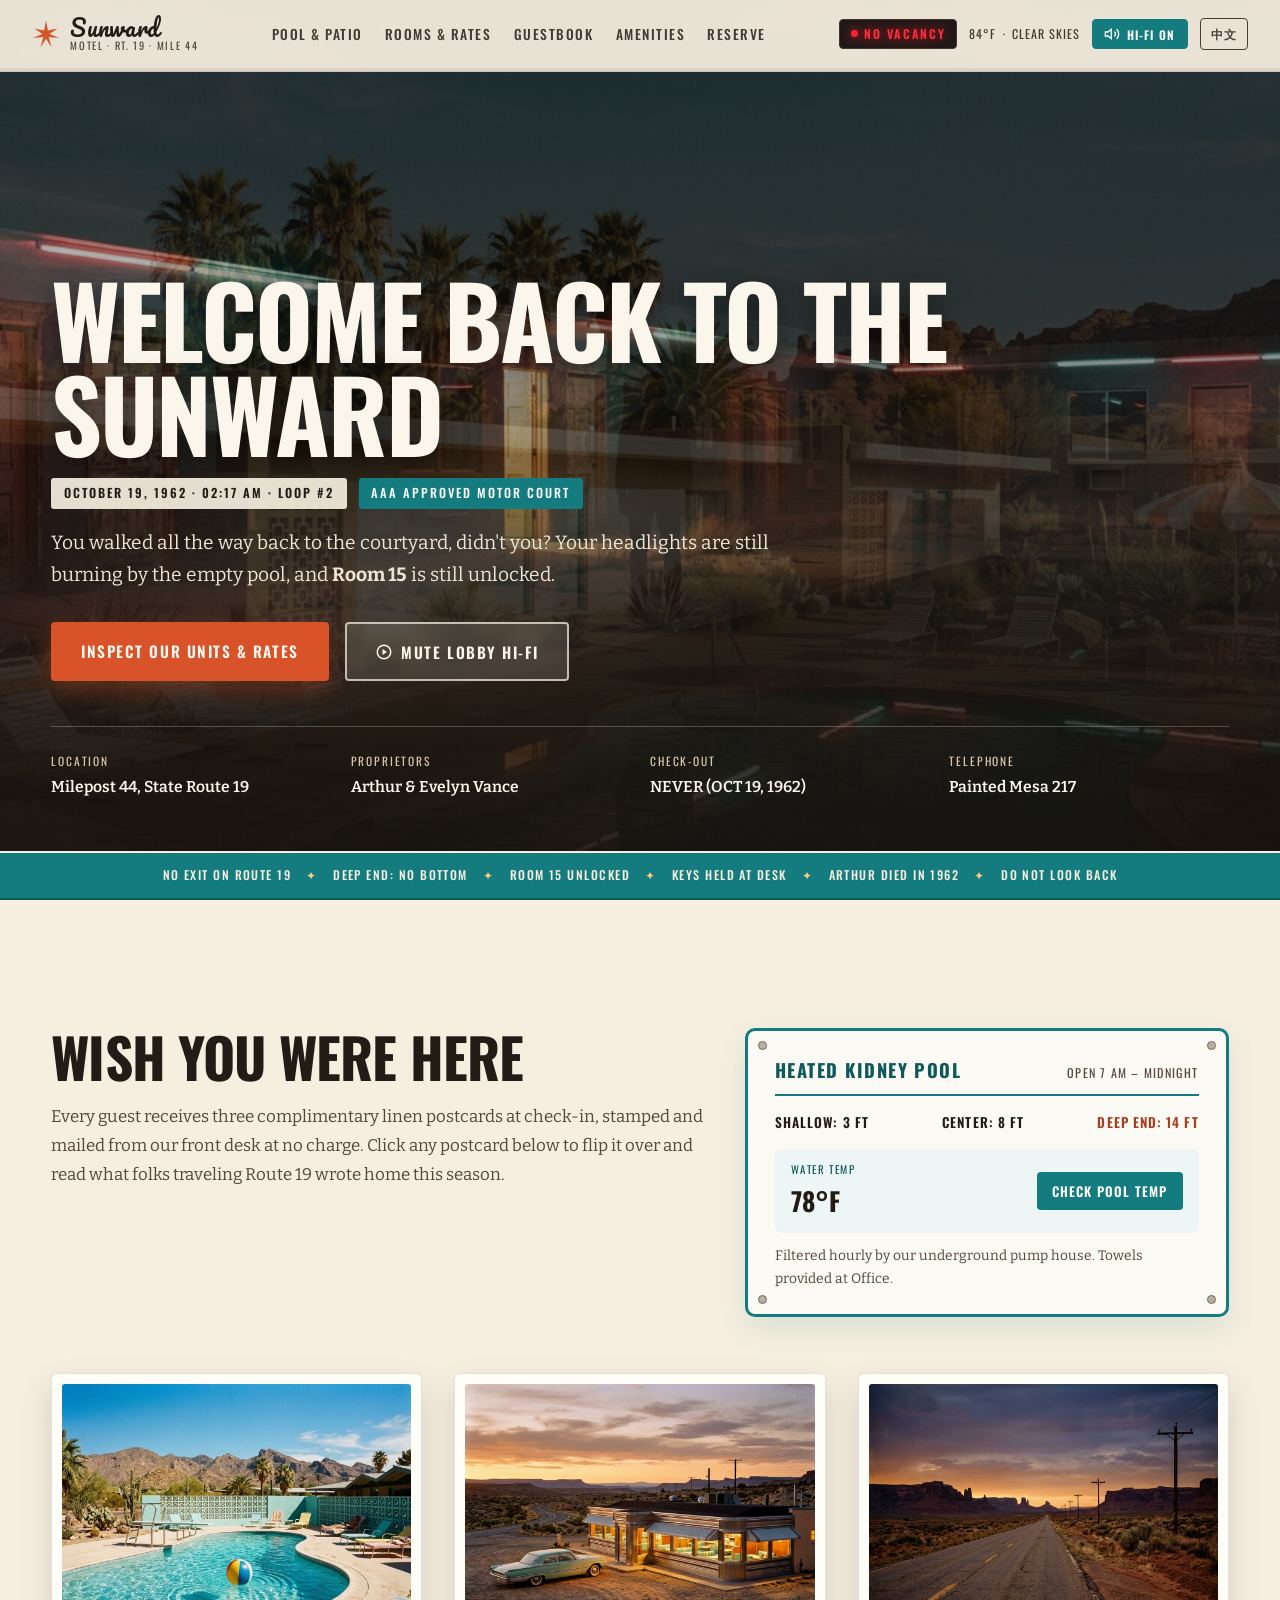
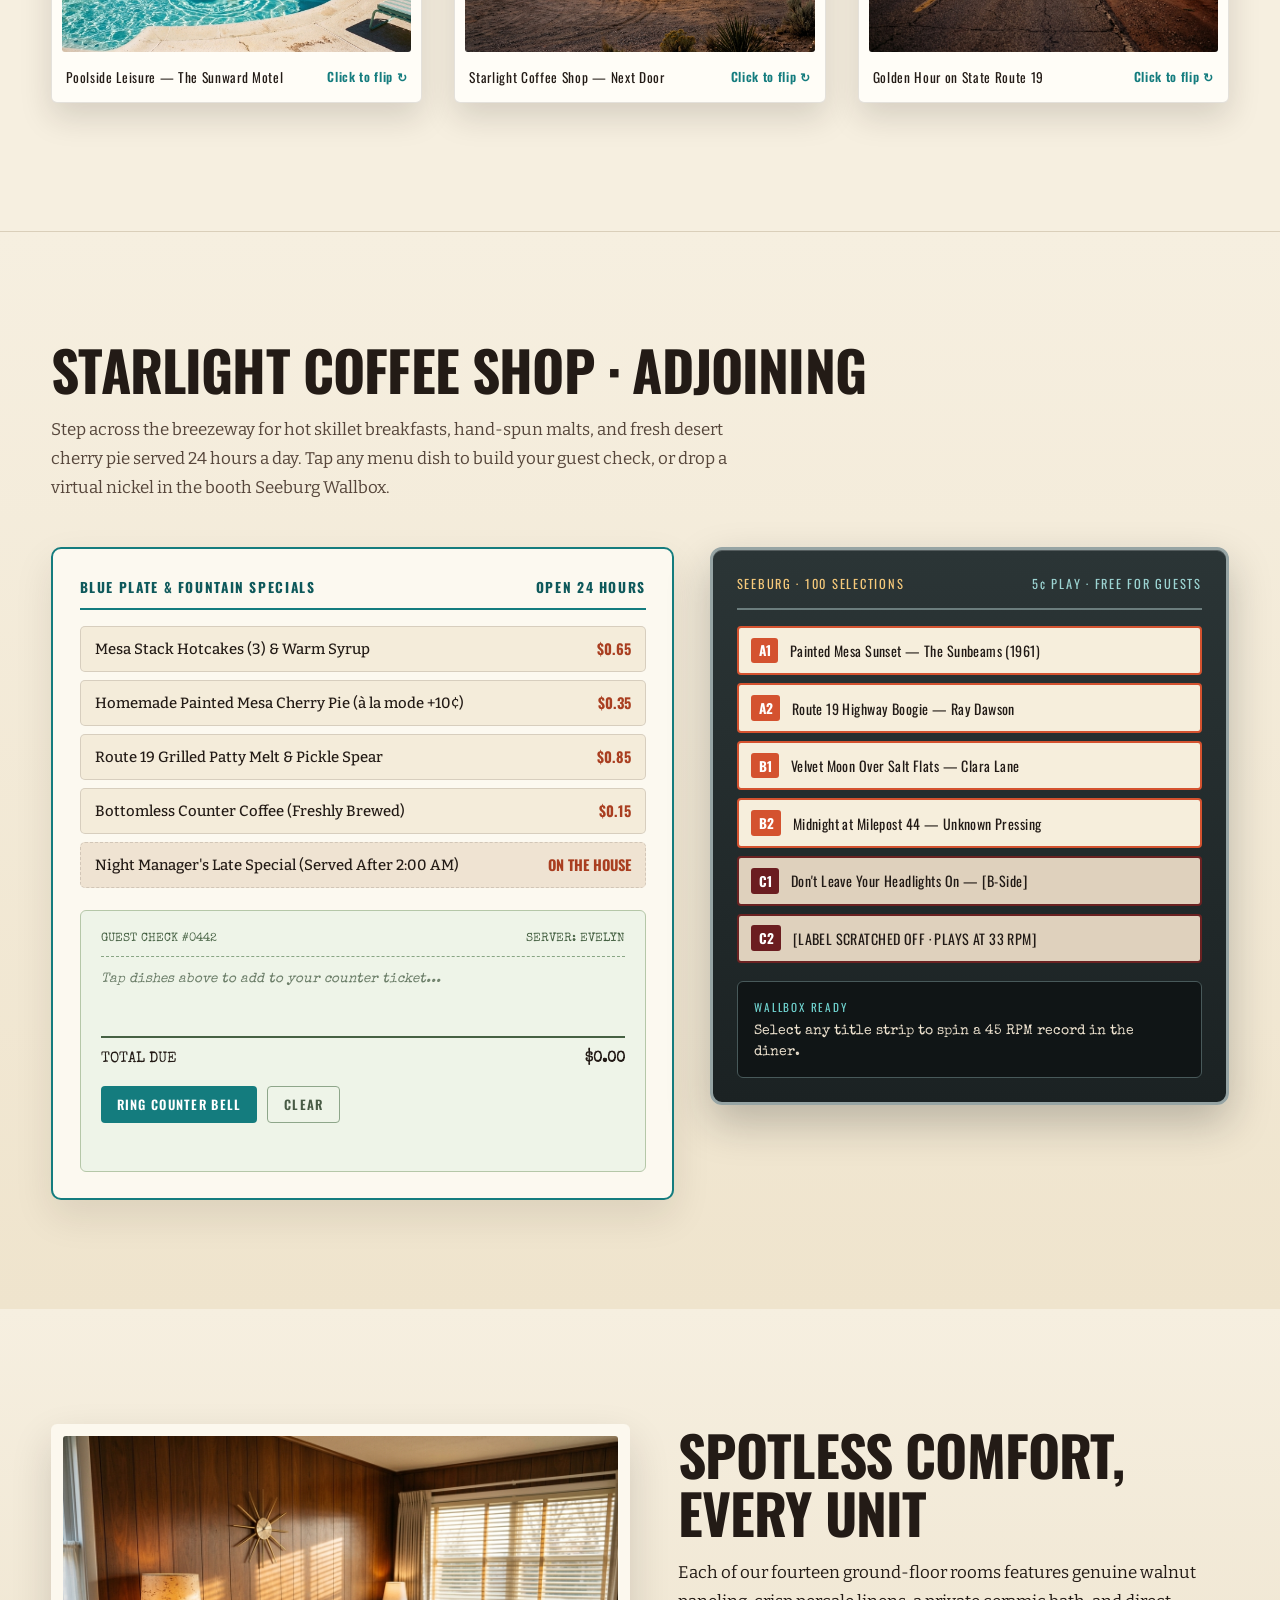
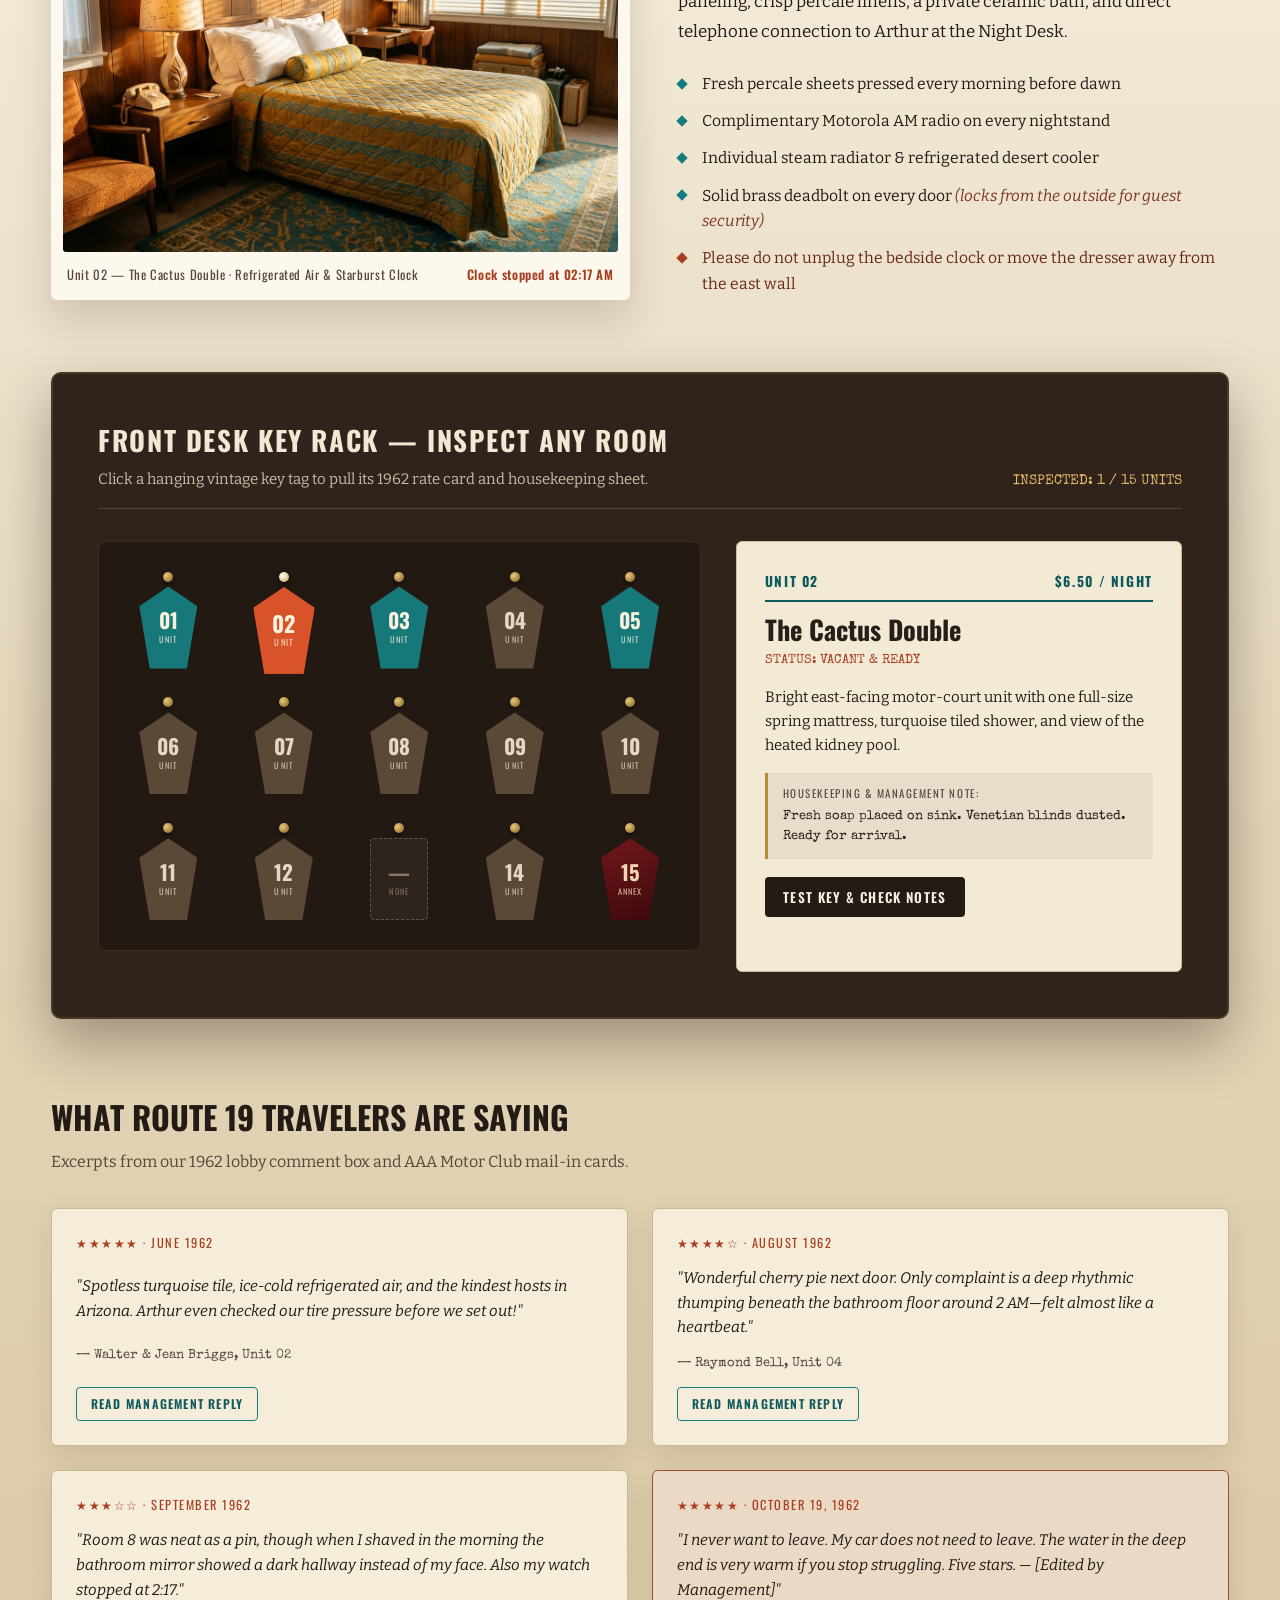
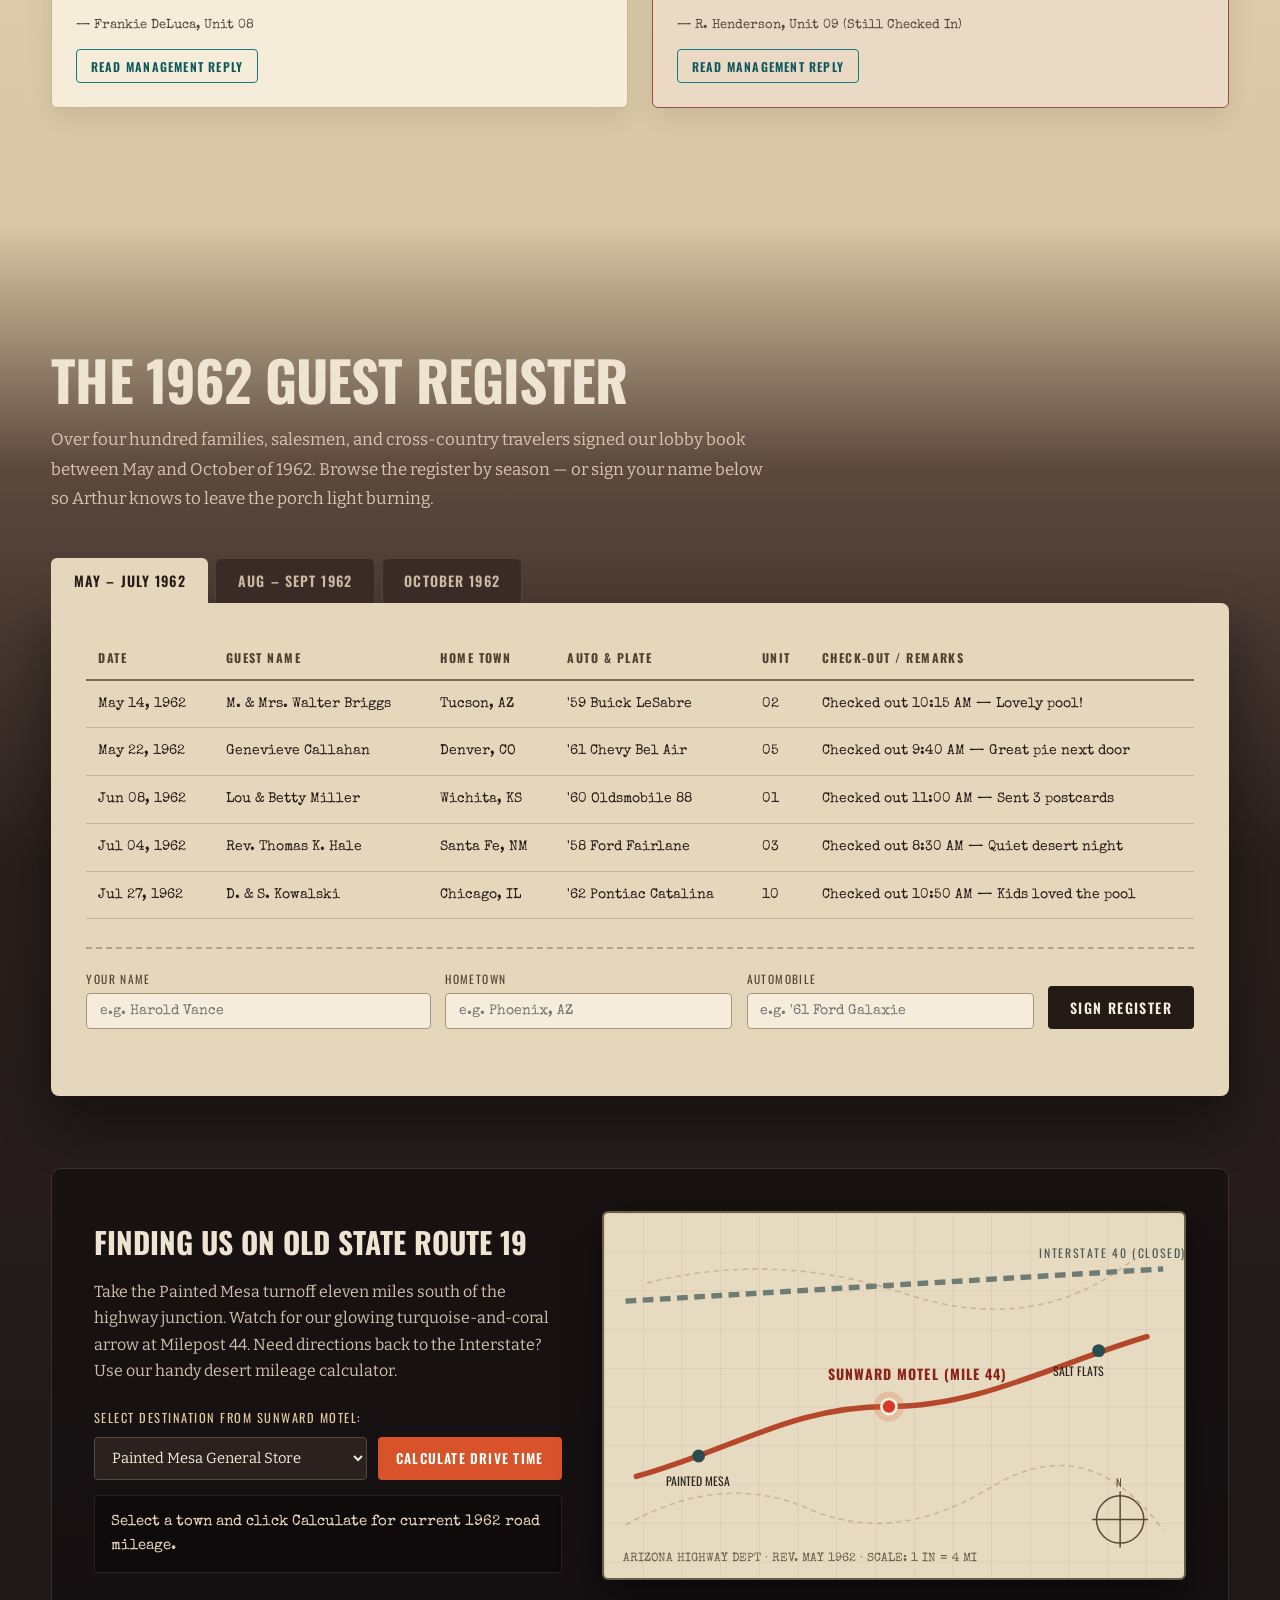
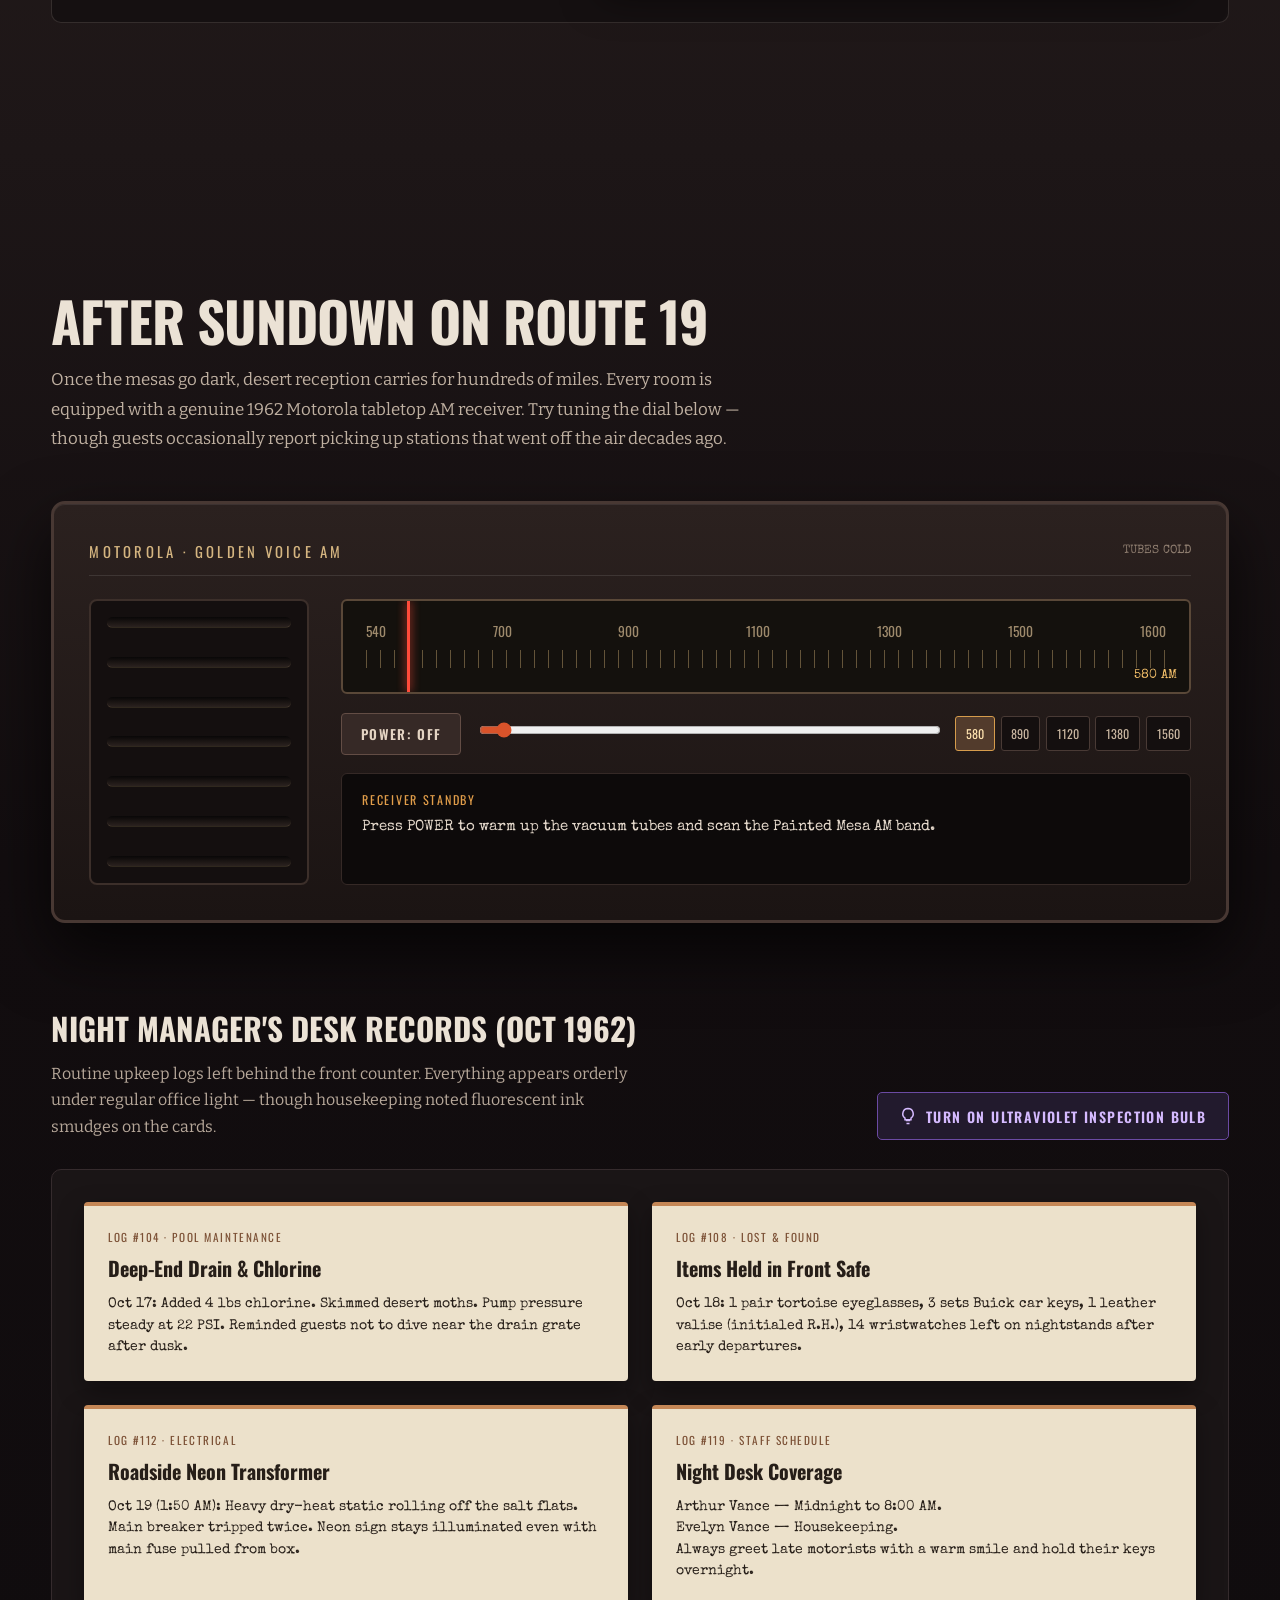
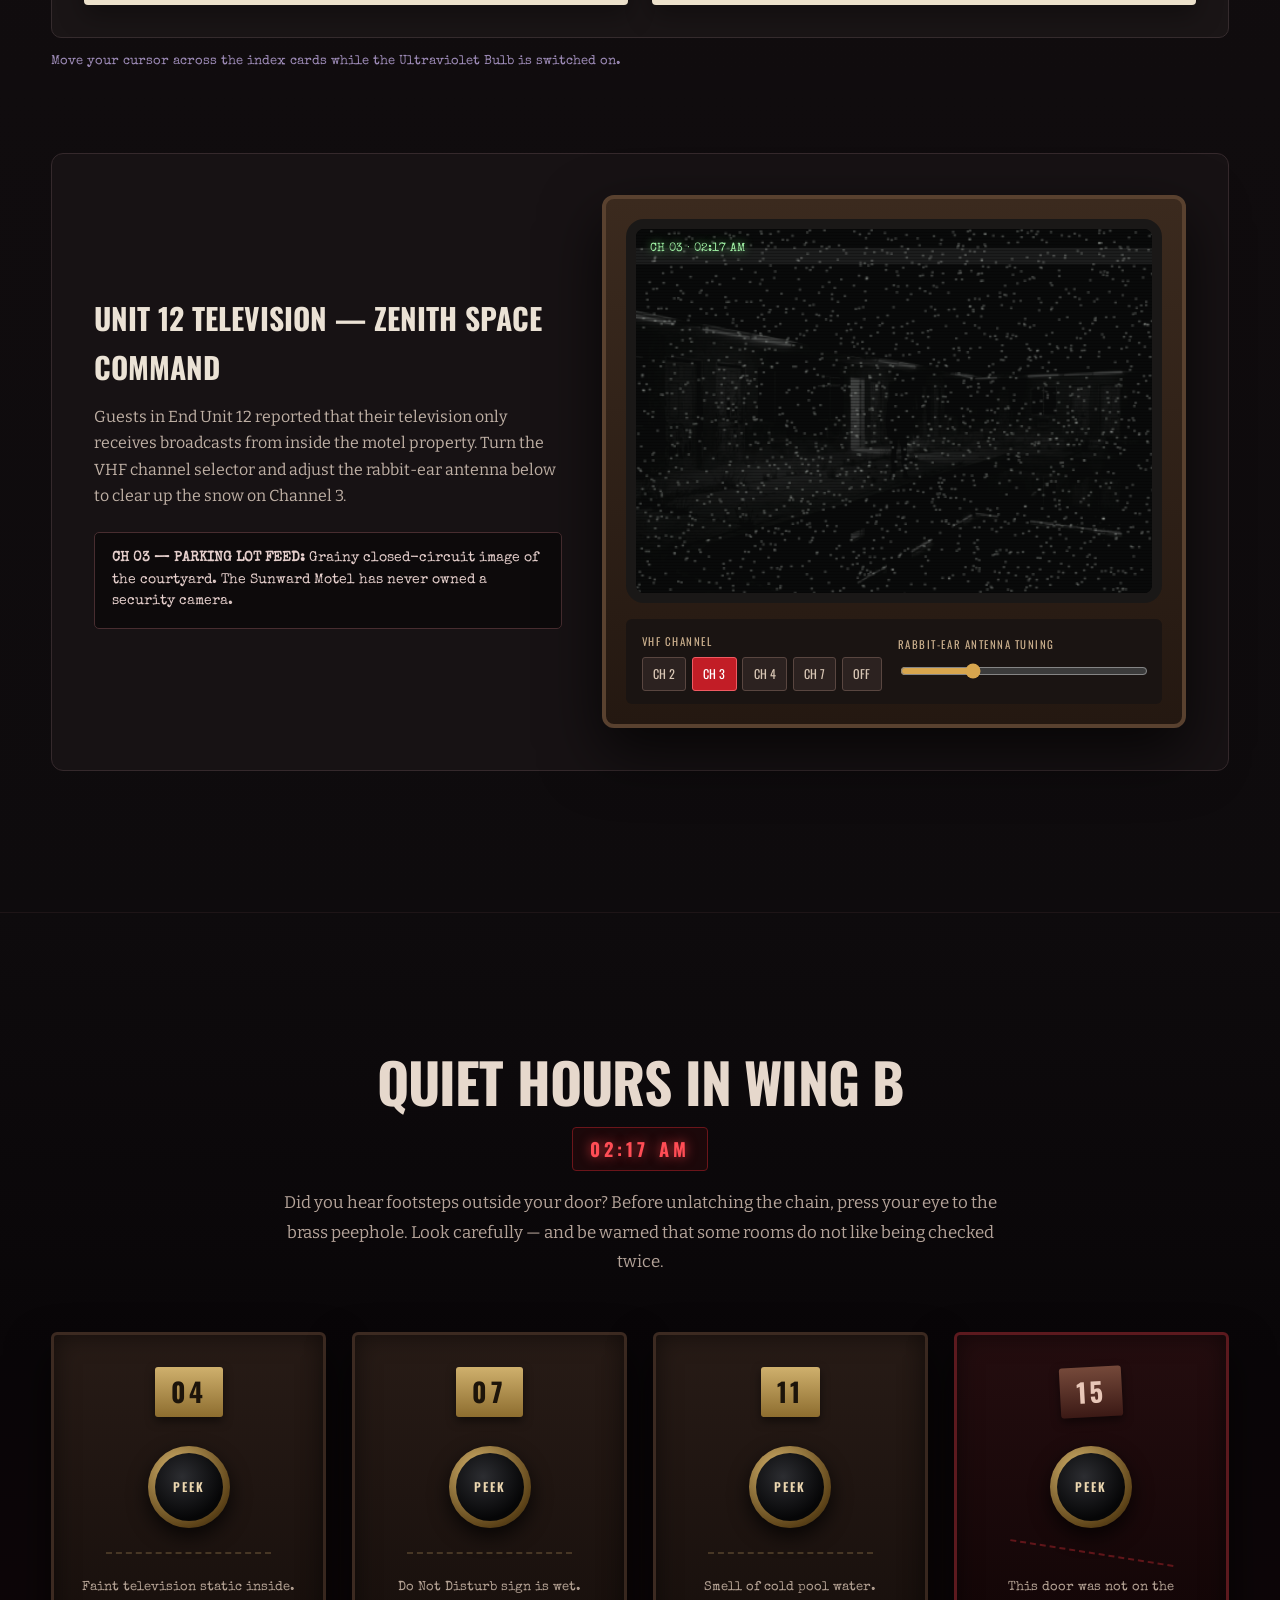
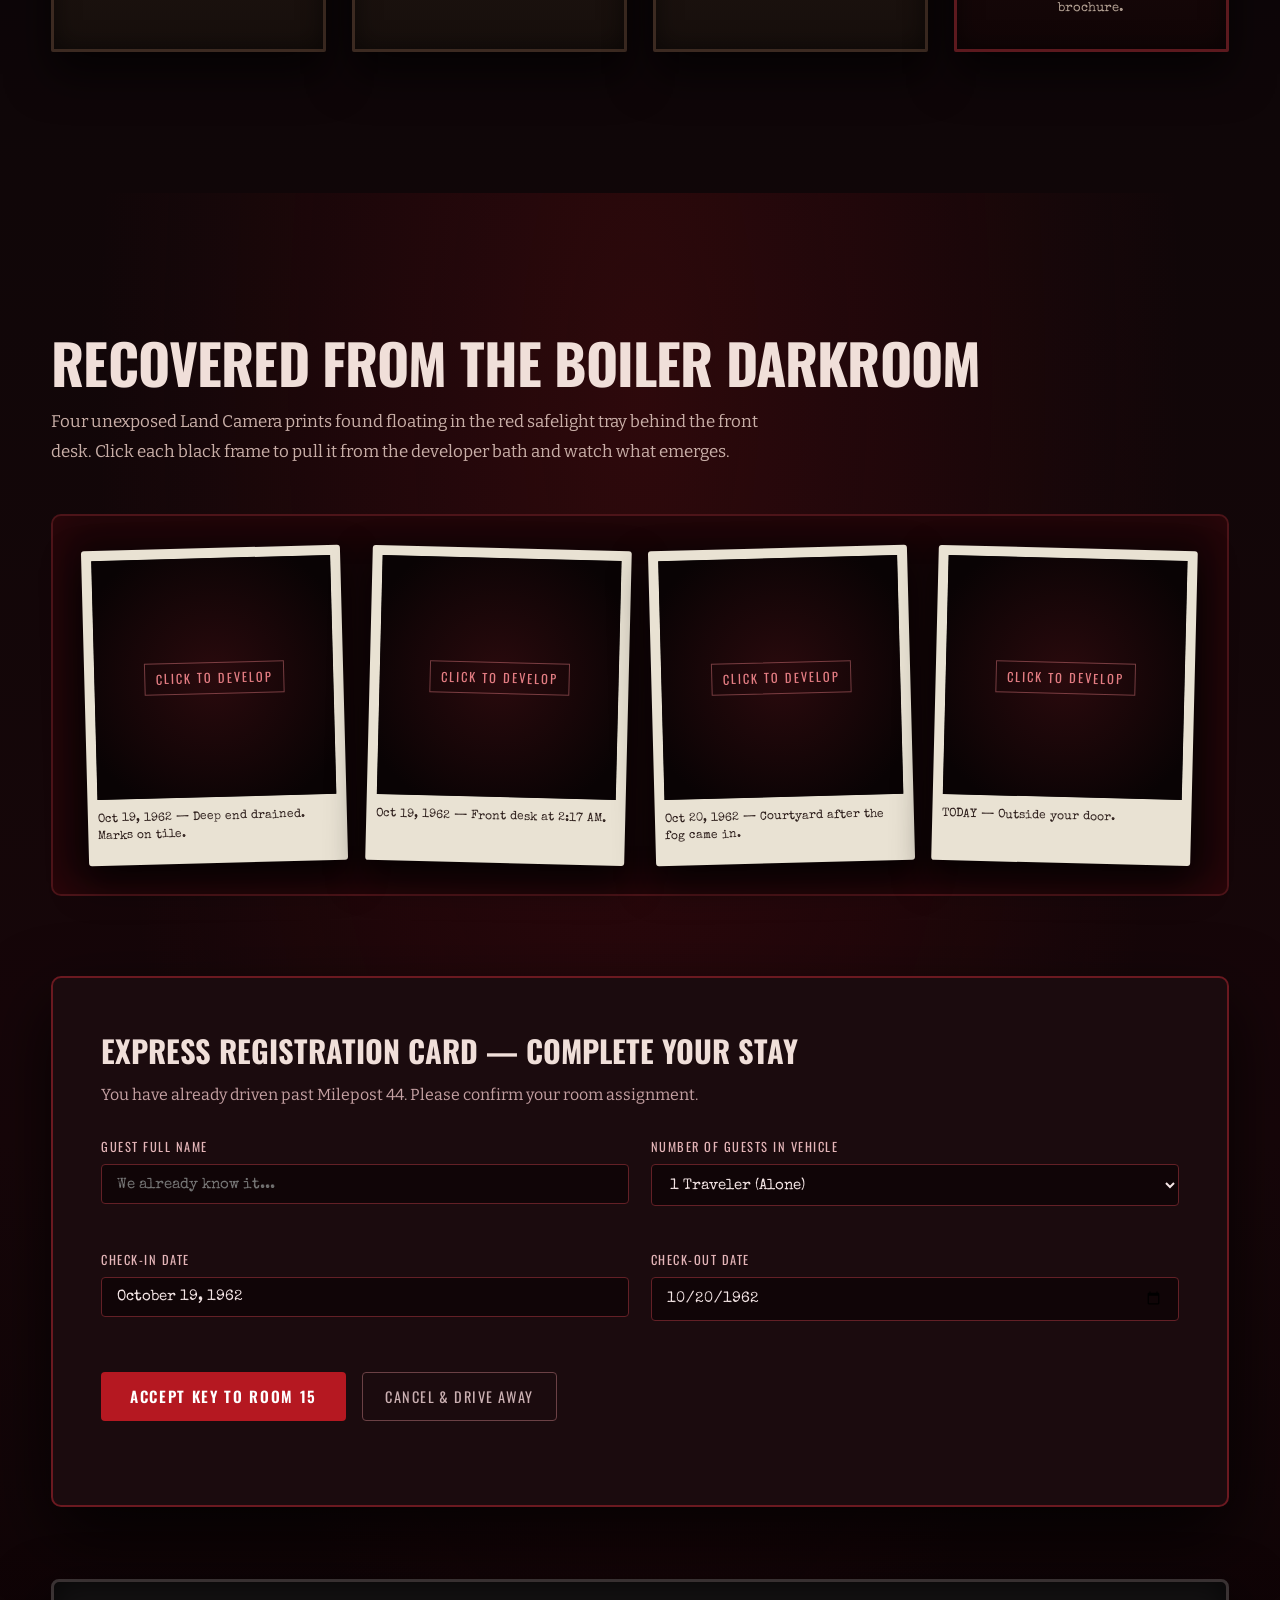
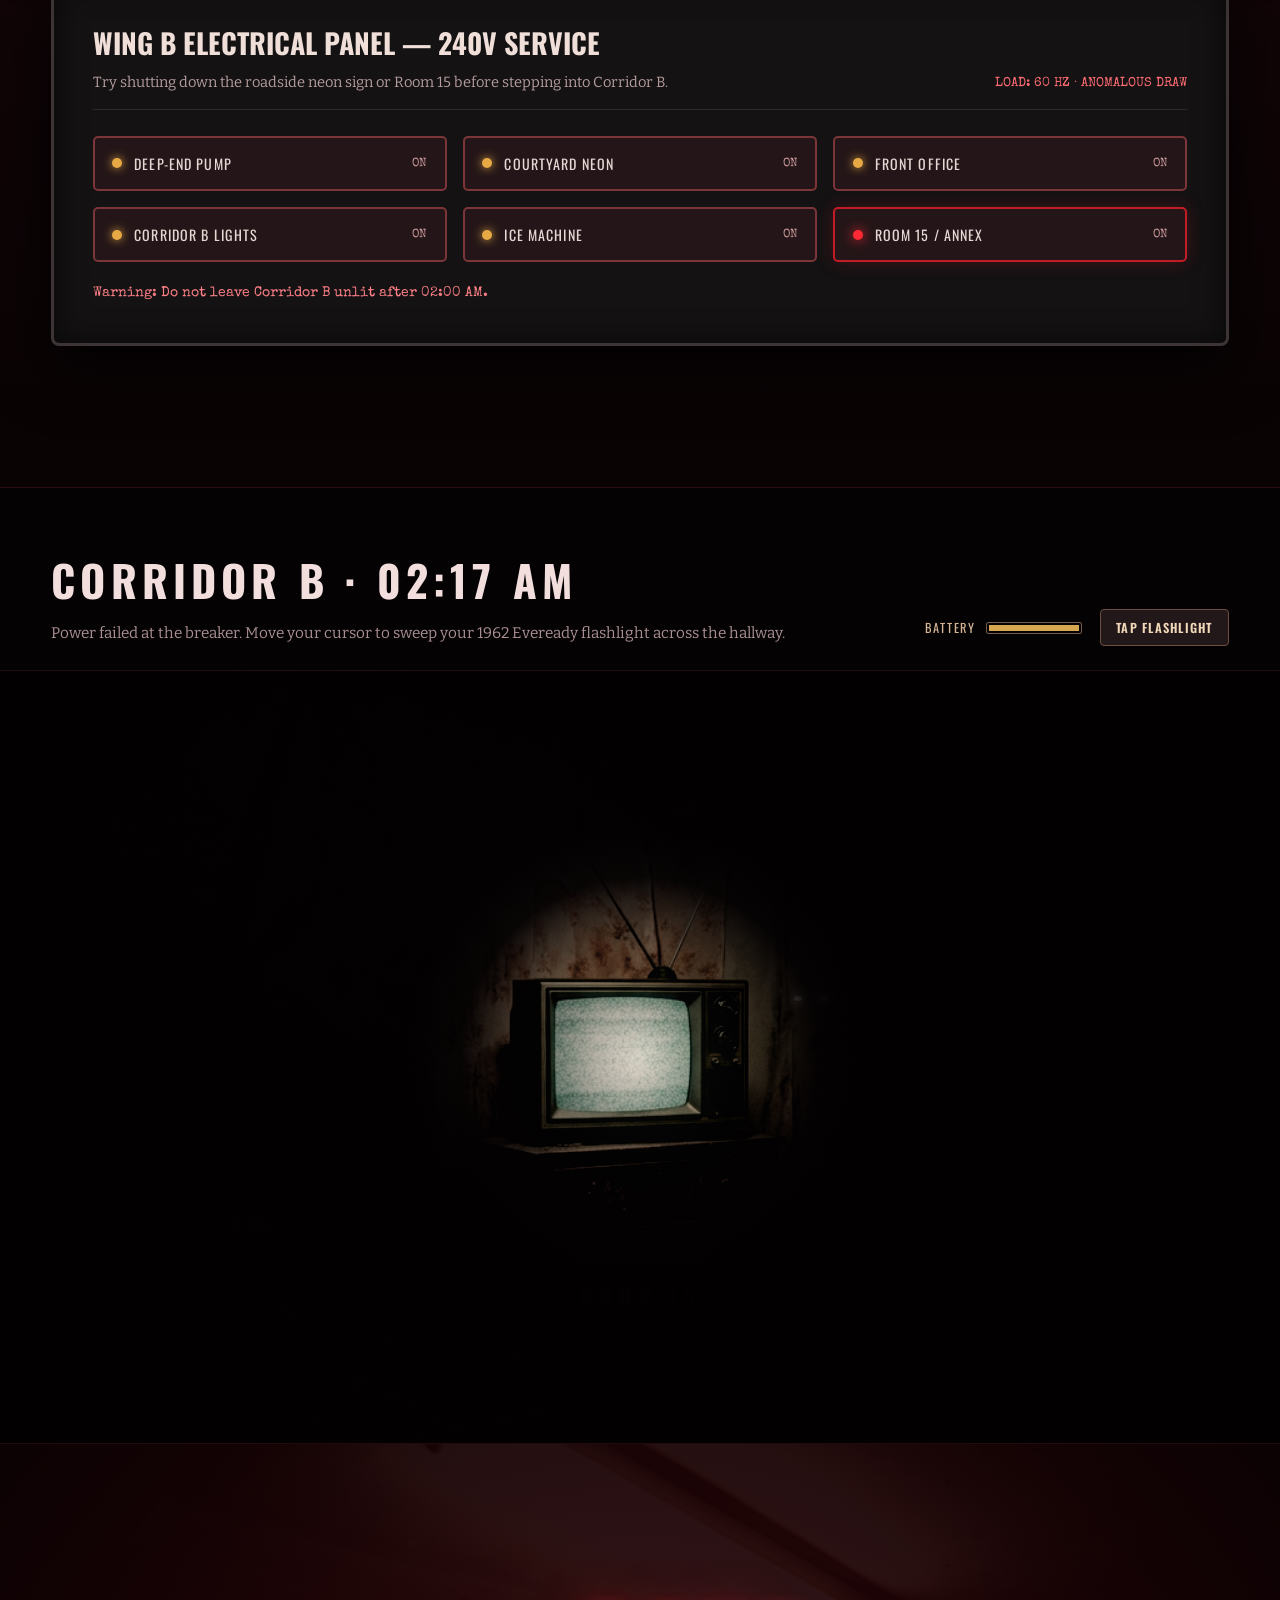
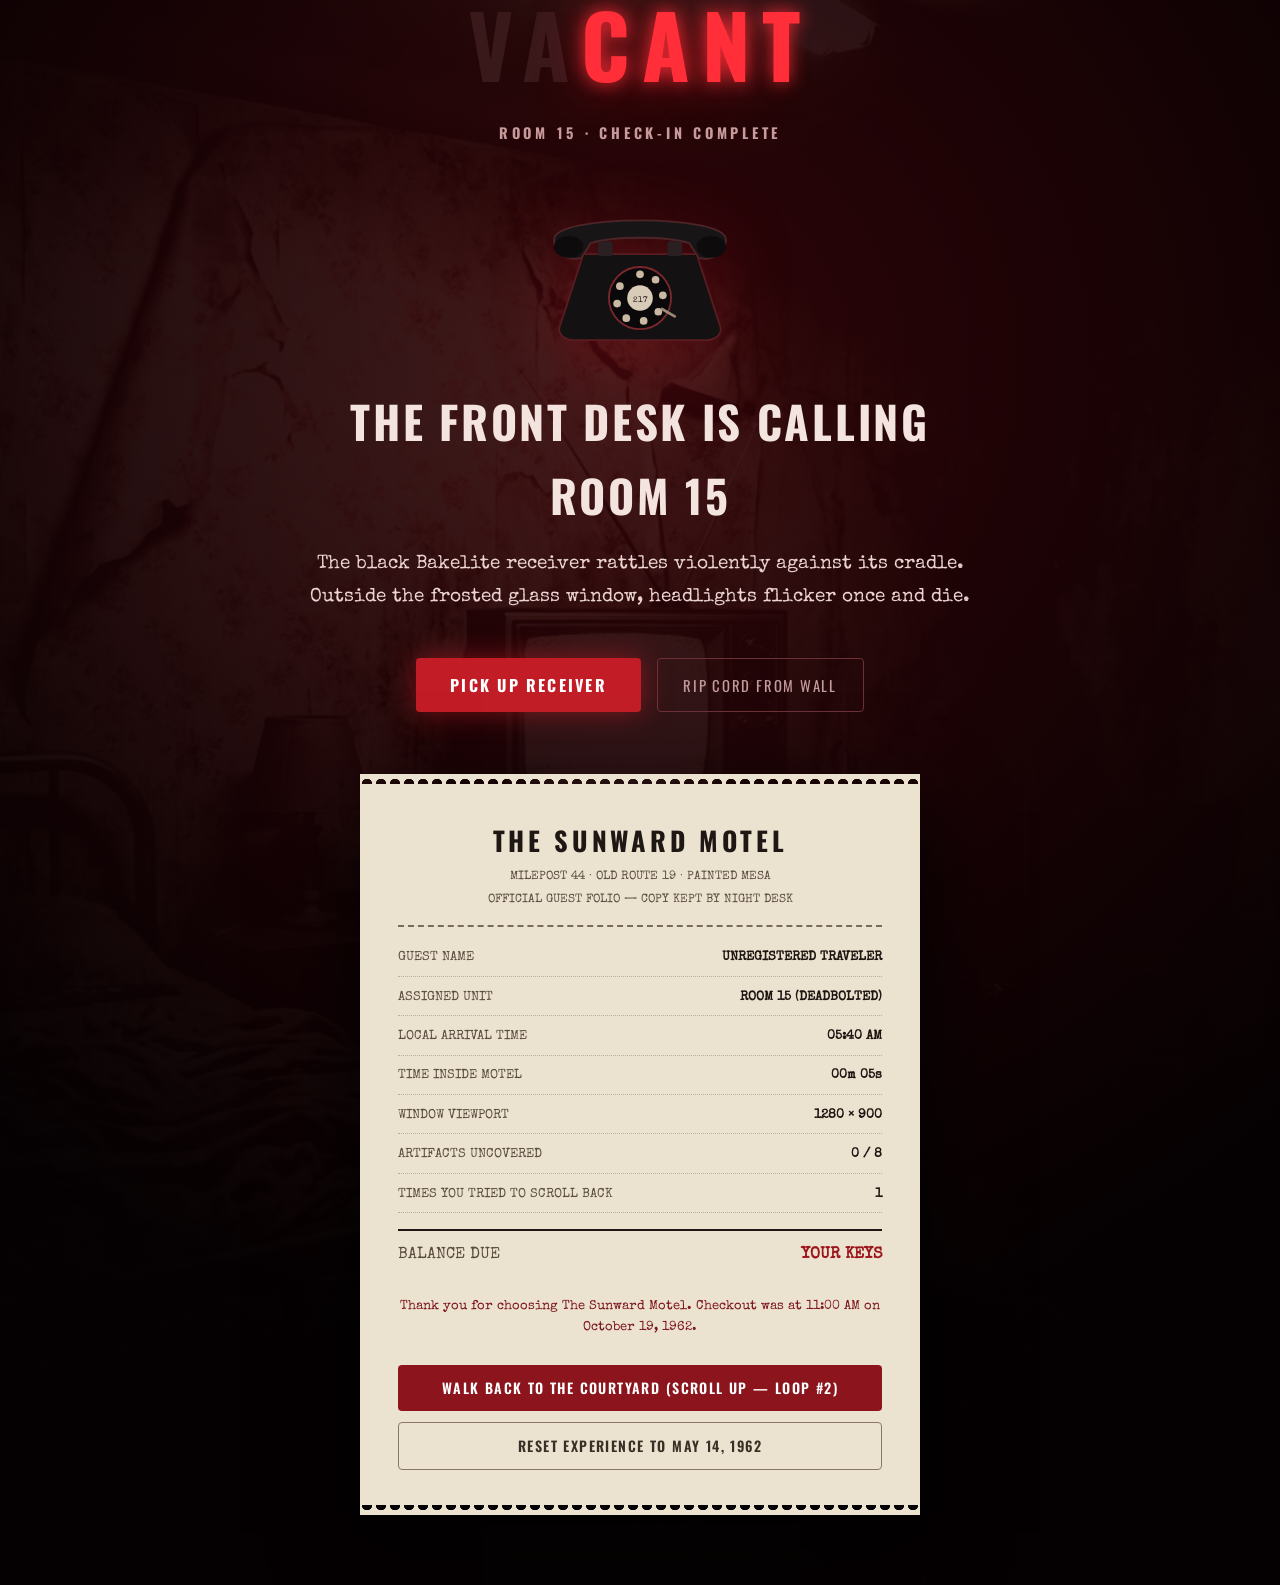
<file: index.html>
<!DOCTYPE html>
<html lang="en" data-act="1" data-loop="1">
<head>
  <meta charset="UTF-8" />
  <meta name="viewport" content="width=device-width, initial-scale=1.0" />
  <title>The Sunward Motel — Sunlit Comfort on Route 19 | Est. 1962</title>
  <meta name="description" content="The Sunward Motel, Milepost 44, State Route 19, Painted Mesa, Arizona. Fourteen air-cooled stucco units, heated kidney swimming pool, and warm Southwest hospitality since May 14, 1962." />
  <link rel="preconnect" href="https://fonts.googleapis.com" />
  <link rel="preconnect" href="https://fonts.gstatic.com" crossorigin />
  <link href="https://fonts.googleapis.com/css2?family=Bitter:ital,wght@0,400;0,500;0,600;0,700;1,400&family=Oswald:wght@400;500;600;700&family=Pacifico&family=Special+Elite&display=swap" rel="stylesheet" />
  <link rel="stylesheet" href="styles.css" />
</head>
<body>
  <!-- Subtle Atmospheric Overlays (activate progressively with scroll depth) -->
  <div id="atmosphere-vignette" aria-hidden="true"></div>
  <div id="film-grain" aria-hidden="true"></div>
  <div id="scare-flash-layer" aria-hidden="true">
    <img src="assets/climax-hallway.jpg" alt="" class="flash-img" />
    <div class="flash-caption" id="flash-caption"></div>
  </div>

  <!-- =========================================================
       STICKY VINTAGE MOTEL NAVIGATION & LIVE NEON SIGN
       ========================================================= -->
  <header id="motel-nav" class="motel-nav">
    <div class="nav-inner">
      <a href="#act-hero" class="brand-crest" aria-label="The Sunward Motel Home">
        <svg class="starburst-icon" viewBox="0 0 36 36" width="28" height="28" aria-hidden="true">
          <path d="M18 1 L20.5 13.5 L33 11 L22.5 18 L35 23 L21.5 22 L25 35 L18 24 L11 35 L14.5 22 L1 23 L13.5 18 L3 11 L15.5 13.5 Z" fill="currentColor" />
        </svg>
        <div class="brand-lockup">
          <span class="brand-script" id="nav-brand-name">Sunward</span>
          <span class="brand-sub" id="nav-brand-sub">MOTEL · RT. 19 · MILE 44</span>
        </div>
      </a>

      <nav class="nav-links" aria-label="Primary Navigation">
        <a href="#act-postcards" class="nav-link" data-nav="0">Pool &amp; Patio</a>
        <a href="#act-rooms" class="nav-link" data-nav="1">Rooms &amp; Rates</a>
        <a href="#act-ledger" class="nav-link" data-nav="2">Guestbook</a>
        <a href="#act-nightfall" class="nav-link" data-nav="3">Amenities</a>
        <a href="#act-darkroom" class="nav-link" data-nav="4">Reserve</a>
      </nav>

      <div class="nav-controls">
        <div class="neon-sign" id="neon-vacancy" title="Vacancy Status">
          <span class="neon-dot" aria-hidden="true"></span>
          <span id="neon-vacancy-text">VACANCY</span>
        </div>

        <div class="weather-ticker" id="weather-ticker" aria-live="polite">
          <span id="weather-temp">84°F</span>
          <span class="ticker-sep">·</span>
          <span id="weather-cond">CLEAR SKIES</span>
        </div>

        <button type="button" id="hifi-toggle" class="hifi-btn" aria-pressed="true" title="Toggle 1962 Lobby Hi-Fi Audio">
          <svg class="hifi-icon" viewBox="0 0 24 24" width="16" height="16" fill="none" stroke="currentColor" stroke-width="2" aria-hidden="true">
            <path d="M11 5L6 9H2v6h4l5 4V5z"></path>
            <path class="wave-1" d="M15.54 8.46a5 5 0 0 1 0 7.07"></path>
            <path class="wave-2" d="M19.07 4.93a10 10 0 0 1 0 14.14"></path>
          </svg>
          <span id="hifi-label">HI-FI ON</span>
        </button>

        <a href="zh.html" class="lang-switch" lang="zh-CN" title="切换到中文版">中文</a>
      </div>
    </div>

    <!-- Subtle Progress Ruler styled like a highway milepost gauge -->
    <div class="milepost-bar" aria-hidden="true">
      <div class="milepost-fill" id="milepost-fill"></div>
    </div>
  </header>

  <main id="motel-main">

    <!-- =========================================================
         ACT I: SUNLIT 1962 ARRIVAL — PRISTINE MOTOR COURT BROCHURE
         ========================================================= -->
    <section id="act-hero" class="act act-hero" data-act-section="1">
      <div class="hero-media-frame">
        <img src="assets/hero-sunward-day.jpg" alt="The Sunward Motel courtyard and turquoise swimming pool in golden 1962 afternoon sunlight" class="hero-img hero-img-day" id="hero-img-day" />
        <img src="assets/hero-sunward-night.jpg" alt="" class="hero-img hero-img-night" id="hero-img-night" aria-hidden="true" />
        <div class="hero-scrim"></div>
      </div>

      <div class="hero-content container">
        <h1 class="hero-title" id="hero-title">THE SUNWARD MOTEL</h1>

        <div class="hero-badge-row">
          <span class="vintage-stamp" id="hero-stamp">EST. MAY 14, 1962 · PAINTED MESA, ARIZONA</span>
          <span class="aaa-diamond" id="hero-aaa">AAA APPROVED MOTOR COURT</span>
        </div>

        <p class="hero-lead" id="hero-lead">
          Drive right up to your turquoise door on scenic State Route 19. Fourteen air-cooled stucco units,
          a sparkling heated kidney pool, free crushed ice, and crisp AM radio in every room — all from
          <strong>$6.50 a night</strong>.
        </p>

        <div class="hero-actions">
          <a href="#act-rooms" class="btn-primary" id="hero-cta-primary">Inspect Our Units &amp; Rates</a>
          <button type="button" class="btn-secondary" id="hero-hifi-cta">
            <svg viewBox="0 0 24 24" width="18" height="18" fill="none" stroke="currentColor" stroke-width="2" aria-hidden="true">
              <circle cx="12" cy="12" r="9"></circle>
              <polygon points="10,8 16,12 10,16" fill="currentColor" stroke="none"></polygon>
            </svg>
            <span id="hero-hifi-cta-text">Mute Lobby Hi-Fi</span>
          </button>
        </div>

        <dl class="hero-facts">
          <div>
            <dt>Location</dt>
            <dd id="fact-location">Milepost 44, State Route 19</dd>
          </div>
          <div>
            <dt>Proprietors</dt>
            <dd id="fact-proprietors">Arthur &amp; Evelyn Vance</dd>
          </div>
          <div>
            <dt>Check-Out</dt>
            <dd id="fact-checkout">11:00 AM Promptly</dd>
          </div>
          <div>
            <dt>Telephone</dt>
            <dd id="fact-phone">Painted Mesa 217</dd>
          </div>
        </dl>
      </div>

      <div class="amenity-ribbon" aria-label="Motel Amenities">
        <div class="ribbon-track" id="ribbon-track">
          <span>REFRIGERATED AIR</span>
          <span class="star-dot">✦</span>
          <span>HEATED KIDNEY POOL</span>
          <span class="star-dot">✦</span>
          <span>FREE TELEVISION</span>
          <span class="star-dot">✦</span>
          <span>COFFEE SHOP ADJOINING</span>
          <span class="star-dot">✦</span>
          <span>PARK AT YOUR DOOR</span>
          <span class="star-dot">✦</span>
          <span>QUIET DESERT NIGHTS</span>
          <span class="star-dot">✦</span>
          <span>MAGIC FINGERS BEDS</span>
          <span class="star-dot">✦</span>
          <span>CLEAN LINENS DAILY</span>
        </div>
      </div>
    </section>

    <!-- =========================================================
         ACT II: POOLSIDE PARADISE & INTERACTIVE LINEN POSTCARDS
         ========================================================= -->
    <section id="act-postcards" class="act act-postcards" data-act-section="2">
      <div class="container">
        <div class="section-header-split">
          <div class="header-col">
            <h2 class="section-title">Wish You Were Here</h2>
            <p class="section-intro">
              Every guest receives three complimentary linen postcards at check-in, stamped and mailed
              from our front desk at no charge. Click any postcard below to flip it over and read what
              folks traveling Route 19 wrote home this season.
            </p>
          </div>

          <!-- Interactive Pool Thermometer Plaque -->
          <aside class="pool-plaque" aria-label="Poolside Depth and Temperature Gauge">
            <div class="plaque-screws" aria-hidden="true"><span></span><span></span><span></span><span></span></div>
            <div class="plaque-header">
              <h3>HEATED KIDNEY POOL</h3>
              <span class="plaque-hours">OPEN 7 AM – MIDNIGHT</span>
            </div>
            <div class="plaque-depths">
              <span>SHALLOW: 3 FT</span>
              <span>CENTER: 8 FT</span>
              <span class="depth-odd" id="depth-marker">DEEP END: 14 FT</span>
            </div>
            <div class="thermo-row">
              <div class="thermo-readout">
                <span class="thermo-label">WATER TEMP</span>
                <strong class="thermo-val" id="pool-temp-val">78°F</strong>
              </div>
              <button type="button" class="btn-plaque" id="pool-dip-btn">Check Pool Temp</button>
            </div>
            <p class="plaque-note" id="pool-temp-note">
              Filtered hourly by our underground pump house. Towels provided at Office.
            </p>
          </aside>
        </div>

        <!-- 3 Interactive 3D Flip Postcards -->
        <div class="postcard-grid">
          <!-- Postcard 1: Wholesome -->
          <article class="postcard" data-postcard="0" tabindex="0" role="button" aria-pressed="false" aria-label="Flip Postcard 1: The Sunward Swimming Pool">
            <div class="postcard-inner">
              <div class="postcard-front">
                <img src="assets/postcard-pool.jpg" alt="Sunlit 1962 turquoise kidney swimming pool at the Sunward Motel" />
                <div class="postcard-caption">
                  <span>Poolside Leisure — The Sunward Motel</span>
                  <span class="flip-cue">Click to flip ↻</span>
                </div>
              </div>
              <div class="postcard-back">
                <div class="pc-left">
                  <p class="pc-handwriting">
                    July 18, 1962 —<br />
                    Dearest Sis, we stopped at the sweetest motor court just past Painted Mesa! The pool
                    water is warm as bathwater and Evelyn brought us cold lemonade right to our chairs.
                    Lou says it's the cleanest place between Albuquerque and Flagstaff. Home Sunday!
                  </p>
                  <p class="pc-sign">— Love, Betty &amp; Lou</p>
                </div>
                <div class="pc-right">
                  <div class="pc-stamp">
                    <span class="stamp-val">4¢</span>
                    <span class="stamp-txt">U.S. POSTAGE</span>
                  </div>
                  <div class="pc-postmark">PAINTED MESA, AZ<br />JUL 19 1962</div>
                  <div class="pc-address">
                    <span>Mrs. Clara Miller</span>
                    <span>412 Elm Terrace</span>
                    <span>Wichita, Kansas</span>
                  </div>
                </div>
              </div>
            </div>
          </article>

          <!-- Postcard 2: Slightly Off -->
          <article class="postcard" data-postcard="1" tabindex="0" role="button" aria-pressed="false" aria-label="Flip Postcard 2: Starlight Coffee Shop">
            <div class="postcard-inner">
              <div class="postcard-front">
                <img src="assets/postcard-diner.jpg" alt="Mid-century roadside diner glowing warmly at dusk" />
                <div class="postcard-caption">
                  <span>Starlight Coffee Shop — Next Door</span>
                  <span class="flip-cue">Click to flip ↻</span>
                </div>
              </div>
              <div class="postcard-back">
                <div class="pc-left">
                  <p class="pc-handwriting">
                    Sept 29, 1962 —<br />
                    Best cherry pie on Route 19 and the jukebox plays Patsy Cline for a nickel. Our
                    Plymouth threw a fan belt pulling in, so Arthur kindly held it in his shed till the
                    parts truck arrives.
                  </p>
                  <p class="pc-handwriting pc-cramped">
                    Wait—he told us Tuesday the truck comes Thursday. Today is Thursday and the calendar
                    behind the counter still says Tuesday. Tell Mom we are in Room 9.
                  </p>
                </div>
                <div class="pc-right">
                  <div class="pc-stamp">
                    <span class="stamp-val">4¢</span>
                    <span class="stamp-txt">U.S. POSTAGE</span>
                  </div>
                  <div class="pc-postmark">UNPOSTED<br />HELD AT DESK</div>
                  <div class="pc-address">
                    <span>Mr. R. Henderson</span>
                    <span>88 Oak Ridge Rd</span>
                    <span>Tulsa, Oklahoma</span>
                  </div>
                </div>
              </div>
            </div>
          </article>

          <!-- Postcard 3: Distinctly Suspicious -->
          <article class="postcard" data-postcard="2" tabindex="0" role="button" aria-pressed="false" aria-label="Flip Postcard 3: Scenic Route 19 at Sunset">
            <div class="postcard-inner">
              <div class="postcard-front">
                <img src="assets/postcard-highway.jpg" alt="Empty two-lane desert highway stretching straight toward red mesas at dusk" />
                <div class="postcard-caption">
                  <span>Golden Hour on State Route 19</span>
                  <span class="flip-cue">Click to flip ↻</span>
                </div>
              </div>
              <div class="postcard-back pc-stained">
                <div class="pc-left">
                  <p class="pc-handwriting pc-shaky">
                    Oct 19, 1962 —<br />
                    If anyone finds this under the carpet in 7, DO NOT LET HIM TAKE YOUR KEYS.
                    We drove east at 65 mph for two full hours and passed Milepost 44 three times.
                    The neon sign doesn't turn off. And whatever you do, do not look down into the
                    deep end drain after 2:17. There is no water down there.
                  </p>
                </div>
                <div class="pc-right">
                  <div class="pc-stamp pc-stamp-torn">
                    <span class="stamp-val">??</span>
                    <span class="stamp-txt">RETURNED</span>
                  </div>
                  <div class="pc-postmark pc-postmark-red">OCT 19 1962<br />02:17 AM</div>
                  <div class="pc-address">
                    <span>SHERIFF DEPT</span>
                    <span>PAINTED MESA</span>
                    <span><del>ARIZONA</del></span>
                  </div>
                </div>
              </div>
            </div>
          </article>
        </div>
      </div>
    </section>

    <!-- =========================================================
         ACT II-B: STARLIGHT COFFEE SHOP — 1962 MENU & WALLBOX JUKEBOX
         ========================================================= -->
    <section id="act-diner" class="act act-diner" data-act-section="2">
      <div class="container">
        <div class="diner-head">
          <h2 class="section-title">Starlight Coffee Shop · Adjoining</h2>
          <p class="section-intro">
            Step across the breezeway for hot skillet breakfasts, hand-spun malts, and fresh desert
            cherry pie served 24 hours a day. Tap any menu dish to build your guest check, or drop a
            virtual nickel in the booth Seeburg Wallbox.
          </p>
        </div>

        <div class="diner-grid">
          <!-- Interactive 1962 Diner Menu & Waitress Ticket -->
          <div class="diner-menu-board">
            <div class="menu-header-strip">
              <span>BLUE PLATE &amp; FOUNTAIN SPECIALS</span>
              <span>OPEN 24 HOURS</span>
            </div>
            <div class="menu-items" id="diner-menu-items">
              <button type="button" class="menu-item-btn" data-dish="Mesa Stack Hotcakes" data-price="0.65">
                <span class="dish-name">Mesa Stack Hotcakes (3) &amp; Warm Syrup</span>
                <span class="dish-price">$0.65</span>
              </button>
              <button type="button" class="menu-item-btn" data-dish="Painted Mesa Cherry Pie" data-price="0.35">
                <span class="dish-name">Homemade Painted Mesa Cherry Pie (à la mode +10¢)</span>
                <span class="dish-price">$0.35</span>
              </button>
              <button type="button" class="menu-item-btn" data-dish="Route 19 Patty Melt" data-price="0.85">
                <span class="dish-name">Route 19 Grilled Patty Melt &amp; Pickle Spear</span>
                <span class="dish-price">$0.85</span>
              </button>
              <button type="button" class="menu-item-btn" data-dish="Bottomless Counter Coffee" data-price="0.15">
                <span class="dish-name">Bottomless Counter Coffee (Freshly Brewed)</span>
                <span class="dish-price">$0.15</span>
              </button>
              <button type="button" class="menu-item-btn menu-item-odd" data-dish="Night Manager's Special" data-price="0.00">
                <span class="dish-name">Night Manager's Late Special (Served After 2:00 AM)</span>
                <span class="dish-price">ON THE HOUSE</span>
              </button>
            </div>

            <div class="waitress-check" id="waitress-check">
              <div class="check-top">
                <span>GUEST CHECK #0442</span>
                <span>SERVER: EVELYN</span>
              </div>
              <ul class="check-list" id="check-list">
                <li class="check-empty">Tap dishes above to add to your counter ticket...</li>
              </ul>
              <div class="check-total-row">
                <span>TOTAL DUE</span>
                <strong id="check-total">$0.00</strong>
              </div>
              <div class="check-actions">
                <button type="button" class="btn-diner-order" id="diner-order-btn">Ring Counter Bell</button>
                <button type="button" class="btn-diner-clear" id="diner-clear-btn">Clear</button>
              </div>
              <p class="check-note" id="diner-order-note"></p>
            </div>
          </div>

          <!-- Interactive Seeburg Booth Wallbox Jukebox -->
          <div class="jukebox-box">
            <div class="jukebox-chrome-top">
              <span class="jb-badge">SEEBURG · 100 SELECTIONS</span>
              <span class="jb-coin">5¢ PLAY · FREE FOR GUESTS</span>
            </div>
            <div class="jb-strips" id="jb-strips">
              <button type="button" class="jb-song" data-jb="A1">
                <span class="jb-code">A1</span>
                <span class="jb-title">Painted Mesa Sunset — The Sunbeams (1961)</span>
              </button>
              <button type="button" class="jb-song" data-jb="A2">
                <span class="jb-code">A2</span>
                <span class="jb-title">Route 19 Highway Boogie — Ray Dawson</span>
              </button>
              <button type="button" class="jb-song" data-jb="B1">
                <span class="jb-code">B1</span>
                <span class="jb-title">Velvet Moon Over Salt Flats — Clara Lane</span>
              </button>
              <button type="button" class="jb-song" data-jb="B2">
                <span class="jb-code">B2</span>
                <span class="jb-title">Midnight at Milepost 44 — Unknown Pressing</span>
              </button>
              <button type="button" class="jb-song jb-song-odd" data-jb="C1">
                <span class="jb-code">C1</span>
                <span class="jb-title">Don't Leave Your Headlights On — [B-Side]</span>
              </button>
              <button type="button" class="jb-song jb-song-odd" data-jb="C2">
                <span class="jb-code">C2</span>
                <span class="jb-title">[LABEL SCRATCHED OFF · PLAYS AT 33 RPM]</span>
              </button>
            </div>
            <div class="jb-now-playing" id="jb-now-playing" aria-live="polite">
              <span class="jb-np-label">WALLBOX READY</span>
              <p class="jb-np-lyric" id="jb-np-lyric">Select any title strip to spin a 45 RPM record in the diner.</p>
            </div>
          </div>
        </div>
      </div>
    </section>

    <!-- =========================================================
         ACT III: ACCOMMODATIONS & THE FRONT-DESK BRASS KEY RACK
         ========================================================= -->
    <section id="act-rooms" class="act act-rooms" data-act-section="3">
      <div class="container">
        <div class="rooms-intro-grid">
          <div class="rooms-photo-wrap">
            <img src="assets/room-vintage.jpg" alt="1962 Sunward Motel room interior with walnut paneling, mustard bedspread, and Bakelite rotary phone" />
            <div class="photo-plate-caption">
              <span>Unit 02 — The Cactus Double · Refrigerated Air &amp; Starburst Clock</span>
              <span class="clock-note" id="room-clock-note">Clock reads 4:15 PM</span>
            </div>
          </div>

          <div class="rooms-copy-col">
            <h2 class="section-title">Spotless Comfort, Every Unit</h2>
            <p class="section-intro">
              Each of our fourteen ground-floor rooms features genuine walnut paneling, crisp percale
              linens, a private ceramic bath, and direct telephone connection to Arthur at the Night Desk.
            </p>
            <ul class="comfort-checklist">
              <li>Fresh percale sheets pressed every morning before dawn</li>
              <li>Complimentary Motorola AM radio on every nightstand</li>
              <li>Individual steam radiator &amp; refrigerated desert cooler</li>
              <li>Solid brass deadbolt on every door <span class="subtle-odd">(locks from the outside for guest security)</span></li>
              <li class="subtle-odd-line">Please do not unplug the bedside clock or move the dresser away from the east wall</li>
            </ul>
          </div>
        </div>

        <!-- Interactive Wooden Key Pegboard -->
        <div class="keyrack-module">
          <div class="keyrack-header">
            <div>
              <h3>Front Desk Key Rack — Inspect Any Room</h3>
              <p>Click a hanging vintage key tag to pull its 1962 rate card and housekeeping sheet.</p>
            </div>
            <div class="keyrack-tally" id="keyrack-tally">INSPECTED: 0 / 15 UNITS</div>
          </div>

          <div class="keyrack-layout">
            <div class="pegboard" id="key-pegboard" role="list" aria-label="Motel Room Key Pegboard">
              <!-- Populated by app.js with 15 authentic vintage diamond key fobs -->
            </div>

            <div class="room-folio" id="room-folio" aria-live="polite">
              <div class="folio-top">
                <span class="folio-unit" id="folio-unit">UNIT 02</span>
                <span class="folio-rate" id="folio-rate">$6.50 / NIGHT</span>
              </div>
              <h4 class="folio-name" id="folio-name">The Cactus Double</h4>
              <div class="folio-status" id="folio-status">STATUS: VACANT &amp; READY</div>
              <p class="folio-desc" id="folio-desc">
                Bright east-facing motor-court unit with one full-size spring mattress, turquoise tiled
                shower, and view of the heated kidney pool. Magic Fingers massage unit accepts quarters.
              </p>
              <div class="folio-note-box">
                <span class="folio-note-label">HOUSEKEEPING &amp; MANAGEMENT NOTE:</span>
                <p id="folio-note">Fresh soap placed on sink. Venetian blinds dusted. Ready for arrival.</p>
              </div>
              <div class="folio-actions">
                <button type="button" class="btn-folio" id="folio-rattle-btn">Test Key &amp; Check Notes</button>
                <span class="folio-extra" id="folio-extra"></span>
              </div>
            </div>
          </div>
        </div>

        <!-- Motorist Testimonials & Overly Polite Manager Replies -->
        <div class="reviews-wall">
          <div class="reviews-head">
            <h3>What Route 19 Travelers Are Saying</h3>
            <p>Excerpts from our 1962 lobby comment box and AAA Motor Club mail-in cards.</p>
          </div>
          <div class="reviews-grid">
            <article class="review-clip">
              <div class="review-stars">★★★★★ · JUNE 1962</div>
              <blockquote>"Spotless turquoise tile, ice-cold refrigerated air, and the kindest hosts in Arizona. Arthur even checked our tire pressure before we set out!"</blockquote>
              <cite>— Walter &amp; Jean Briggs, Unit 02</cite>
              <button type="button" class="btn-reply-toggle" data-reply-toggle>Read Management Reply</button>
              <p class="manager-reply" hidden>
                <strong>Arthur Vance replied:</strong> Always our pleasure, Walter! We are delighted you departed before October.
              </p>
            </article>

            <article class="review-clip">
              <div class="review-stars">★★★★☆ · AUGUST 1962</div>
              <blockquote>"Wonderful cherry pie next door. Only complaint is a deep rhythmic thumping beneath the bathroom floor around 2 AM—felt almost like a heartbeat."</blockquote>
              <cite>— Raymond Bell, Unit 04</cite>
              <button type="button" class="btn-reply-toggle" data-reply-toggle>Read Management Reply</button>
              <p class="manager-reply" hidden>
                <strong>Arthur Vance replied:</strong> Simply our underground pool pump breathing, Mr. Bell! Please do not put your ear to the drain next visit.
              </p>
            </article>

            <article class="review-clip">
              <div class="review-stars">★★★☆☆ · SEPTEMBER 1962</div>
              <blockquote>"Room 8 was neat as a pin, though when I shaved in the morning the bathroom mirror showed a dark hallway instead of my face. Also my watch stopped at 2:17."</blockquote>
              <cite>— Frankie DeLuca, Unit 08</cite>
              <button type="button" class="btn-reply-toggle" data-reply-toggle>Read Management Reply</button>
              <p class="manager-reply" hidden>
                <strong>Arthur Vance replied:</strong> We have since replaced the silvering on Unit 8's glass and collected fourteen stopped watches for safekeeping.
              </p>
            </article>

            <article class="review-clip review-clip-odd">
              <div class="review-stars">★★★★★ · OCTOBER 19, 1962</div>
              <blockquote>"I never want to leave. My car does not need to leave. The water in the deep end is very warm if you stop struggling. Five stars. — [Edited by Management]"</blockquote>
              <cite>— R. Henderson, Unit 09 (Still Checked In)</cite>
              <button type="button" class="btn-reply-toggle" data-reply-toggle>Read Management Reply</button>
              <p class="manager-reply" hidden>
                <strong>Arthur Vance replied:</strong> Thank you for the five stars, Robert! Your Plymouth is safe in the shed forever.
              </p>
            </article>
          </div>
        </div>
      </div>
    </section>

    <!-- =========================================================
         ACT IV: DUSK ON ROUTE 19 — THE 1962 GUEST REGISTER & MAP
         ========================================================= -->
    <section id="act-ledger" class="act act-ledger" data-act-section="4">
      <div class="container">
        <div class="ledger-head">
          <h2 class="section-title">The 1962 Guest Register</h2>
          <p class="section-intro">
            Over four hundred families, salesmen, and cross-country travelers signed our lobby book
            between May and October of 1962. Browse the register by season — or sign your name below
            so Arthur knows to leave the porch light burning.
          </p>
        </div>

        <!-- Interactive Cloth-Bound Guestbook -->
        <div class="guestbook-shell">
          <div class="guestbook-tabs" role="tablist" aria-label="Guestbook Seasons">
            <button type="button" class="gb-tab active" role="tab" aria-selected="true" data-gb-page="spring">May – July 1962</button>
            <button type="button" class="gb-tab" role="tab" aria-selected="false" data-gb-page="lateSummer">Aug – Sept 1962</button>
            <button type="button" class="gb-tab gb-tab-warn" role="tab" aria-selected="false" data-gb-page="october">October 1962</button>
          </div>

          <div class="guestbook-paper">
            <div class="ledger-table-wrap">
              <table class="ledger-table">
                <thead>
                  <tr>
                    <th>Date</th>
                    <th>Guest Name</th>
                    <th>Home Town</th>
                    <th>Auto &amp; Plate</th>
                    <th>Unit</th>
                    <th>Check-Out / Remarks</th>
                  </tr>
                </thead>
                <tbody id="ledger-tbody">
                  <!-- Populated by app.js -->
                </tbody>
              </table>
            </div>

            <!-- Interactive Sign-In Bar -->
            <form id="register-sign-form" class="register-form" autocomplete="off">
              <div class="reg-field">
                <label for="reg-name">Your Name</label>
                <input type="text" id="reg-name" placeholder="e.g. Harold Vance" maxlength="34" required />
              </div>
              <div class="reg-field">
                <label for="reg-city">Hometown</label>
                <input type="text" id="reg-city" placeholder="e.g. Phoenix, AZ" maxlength="28" />
              </div>
              <div class="reg-field">
                <label for="reg-car">Automobile</label>
                <input type="text" id="reg-car" placeholder="e.g. '61 Ford Galaxie" maxlength="24" />
              </div>
              <button type="submit" class="btn-ledger" id="reg-submit-btn">Sign Register</button>
            </form>
            <div class="register-feedback" id="register-feedback" aria-live="polite"></div>
          </div>
        </div>

        <!-- Interactive Fold-Out Highway Map & Distance Calculator -->
        <div class="map-module">
          <div class="map-copy">
            <h3>Finding Us on Old State Route 19</h3>
            <p>
              Take the Painted Mesa turnoff eleven miles south of the highway junction. Watch for our
              glowing turquoise-and-coral arrow at Milepost 44. Need directions back to the Interstate?
              Use our handy desert mileage calculator.
            </p>

            <div class="distance-calc">
              <label for="dest-select">Select Destination From Sunward Motel:</label>
              <div class="calc-controls">
                <select id="dest-select">
                  <option value="mesa">Painted Mesa General Store</option>
                  <option value="interstate">Interstate 40 Eastbound Ramp</option>
                  <option value="flagstaff">Flagstaff Downtown</option>
                  <option value="home">Back Home</option>
                </select>
                <button type="button" id="calc-route-btn" class="btn-calc">Calculate Drive Time</button>
              </div>
              <div class="calc-result" id="calc-result" aria-live="polite">
                Select a town and click Calculate for current 1962 road mileage.
              </div>
            </div>
          </div>

          <div class="map-canvas" id="route-map-wrap">
            <!-- Authentic Vintage Fold-Out Road Map SVG (Crisp Geometric Cartography) -->
            <svg viewBox="0 0 540 340" class="route-svg" id="route-svg" role="img" aria-label="1962 State Route 19 road map showing Milepost 44">
              <defs>
                <pattern id="map-grid" width="36" height="36" patternUnits="userSpaceOnUse">
                  <path d="M 36 0 L 0 0 0 36" fill="none" stroke="rgba(90,70,45,0.14)" stroke-width="1" />
                </pattern>
              </defs>
              <rect width="540" height="340" fill="#E6DAC1" id="map-bg-rect" />
              <rect width="540" height="340" fill="url(#map-grid)" />

              <!-- Topographic contour lines -->
              <path d="M20,290 Q110,240 190,275 T360,255 T520,295" fill="none" stroke="rgba(130,90,55,0.28)" stroke-width="1.5" stroke-dasharray="5 4" />
              <path d="M40,65 Q160,35 280,75 T490,45" fill="none" stroke="rgba(130,90,55,0.28)" stroke-width="1.5" stroke-dasharray="5 4" />

              <!-- Interstate 40 (Bypass) -->
              <path d="M 20 82 L 520 52" fill="none" stroke="#6E7C74" stroke-width="5" stroke-dasharray="10 6" />
              <text x="405" y="42" fill="#4C5A52" font-family="Oswald, sans-serif" font-size="11" letter-spacing="1.5">INTERSTATE 40 (CLOSED)</text>

              <!-- Old State Route 19 -->
              <path id="highway-path" d="M 30 245 C 120 220, 175 180, 265 180 C 350 180, 420 140, 505 115" fill="none" stroke="#B5482A" stroke-width="5" stroke-linecap="round" />

              <!-- Anomalous Loop Path (revealed when distance glitches!) -->
              <path id="highway-loop-path" d="M 265 180 C 345 110, 430 230, 325 270 C 210 305, 165 215, 265 180 Z" fill="none" stroke="#A61C24" stroke-width="3.5" stroke-dasharray="7 5" opacity="0" />

              <!-- Landmarks -->
              <circle cx="88" cy="226" r="6" fill="#2A4D4D" />
              <text x="58" y="254" fill="#2B241E" font-family="Oswald, sans-serif" font-size="11">PAINTED MESA</text>

              <circle cx="460" cy="128" r="6" fill="#2A4D4D" />
              <text x="418" y="152" fill="#2B241E" font-family="Oswald, sans-serif" font-size="11">SALT FLATS</text>

              <!-- Milepost 44: THE SUNWARD MOTEL -->
              <g id="map-pin-sunward">
                <circle cx="265" cy="180" r="14" fill="rgba(224,99,46,0.22)" />
                <circle cx="265" cy="180" r="7" fill="#D93829" stroke="#F7F0E2" stroke-width="2.5" />
                <text x="208" y="155" fill="#8C2318" font-family="Oswald, sans-serif" font-size="13" font-weight="700" letter-spacing="1">SUNWARD MOTEL (MILE 44)</text>
              </g>

              <!-- Compass Rose -->
              <g transform="translate(480, 285)" stroke="#5A4A3A" fill="none" stroke-width="1.4">
                <circle r="22" />
                <line x1="0" y1="-26" x2="0" y2="26" />
                <line x1="-26" y1="0" x2="26" y2="0" />
                <text x="-4" y="-30" fill="#5A4A3A" stroke="none" font-family="Oswald, sans-serif" font-size="10">N</text>
              </g>

              <text x="18" y="324" fill="#6B5C4A" font-family="Special Elite, monospace" font-size="11" id="map-footer-stamp">
                ARIZONA HIGHWAY DEPT · REV. MAY 1962 · SCALE: 1 IN = 4 MI
              </text>
            </svg>
          </div>
        </div>
      </div>
    </section>

    <!-- =========================================================
         ACT V: NIGHTFALL — INTERACTIVE AM RADIO & UV MAINTENANCE LOGS
         ========================================================= -->
    <section id="act-nightfall" class="act act-nightfall" data-act-section="5">
      <div class="container">
        <div class="nightfall-intro">
          <h2 class="section-title">After Sundown on Route 19</h2>
          <p class="section-intro">
            Once the mesas go dark, desert reception carries for hundreds of miles. Every room is
            equipped with a genuine 1962 Motorola tabletop AM receiver. Try tuning the dial below —
            though guests occasionally report picking up stations that went off the air decades ago.
          </p>
        </div>

        <!-- Interactive 1962 Motorola AM Radio -->
        <div class="radio-cabinet" id="radio-cabinet">
          <div class="radio-top-strip">
            <span class="radio-brand">MOTOROLA · GOLDEN VOICE AM</span>
            <span class="radio-tube-status" id="radio-status-led">TUBES COLD</span>
          </div>

          <div class="radio-body">
            <!-- Left Speaker Grille -->
            <div class="radio-grille" aria-hidden="true">
              <div class="grille-slat"></div>
              <div class="grille-slat"></div>
              <div class="grille-slat"></div>
              <div class="grille-slat"></div>
              <div class="grille-slat"></div>
              <div class="grille-slat"></div>
              <div class="grille-slat"></div>
            </div>

            <!-- Right Glowing Dial & Controls -->
            <div class="radio-face">
              <div class="radio-dial-window" id="radio-dial-window">
                <div class="dial-scale">
                  <span>540</span>
                  <span>700</span>
                  <span>900</span>
                  <span>1100</span>
                  <span>1300</span>
                  <span>1500</span>
                  <span>1600</span>
                </div>
                <div class="dial-ticks" aria-hidden="true"></div>
                <div class="dial-needle" id="radio-needle"></div>
                <div class="dial-freq-readout" id="radio-freq-readout">580 AM</div>
              </div>

              <div class="radio-controls-row">
                <button type="button" class="radio-power-btn" id="radio-power-btn" aria-pressed="false">
                  POWER: OFF
                </button>
                <div class="radio-slider-wrap">
                  <label for="radio-slider" class="sr-only">AM Frequency Dial</label>
                  <input type="range" id="radio-slider" min="540" max="1600" step="5" value="580" />
                </div>
                <div class="radio-presets" aria-label="Quick Tune Stations">
                  <button type="button" class="preset-btn" data-freq="580">580</button>
                  <button type="button" class="preset-btn" data-freq="890">890</button>
                  <button type="button" class="preset-btn" data-freq="1120">1120</button>
                  <button type="button" class="preset-btn" data-freq="1380">1380</button>
                  <button type="button" class="preset-btn" data-freq="1560">1560</button>
                </div>
              </div>

              <div class="radio-transcript" id="radio-transcript" aria-live="polite">
                <span class="transcript-station" id="transcript-station">RECEIVER STANDBY</span>
                <p class="transcript-text" id="transcript-text">
                  Press POWER to warm up the vacuum tubes and scan the Painted Mesa AM band.
                </p>
              </div>
            </div>
          </div>
        </div>

        <!-- Night Manager's Maintenance Index Cards + Interactive UV Blacklight -->
        <div class="uv-module" id="uv-module">
          <div class="uv-header">
            <div>
              <h3>Night Manager's Desk Records (Oct 1962)</h3>
              <p>
                Routine upkeep logs left behind the front counter. Everything appears orderly under
                regular office light — though housekeeping noted fluorescent ink smudges on the cards.
              </p>
            </div>
            <button type="button" id="uv-toggle-btn" class="uv-btn" aria-pressed="false">
              <svg viewBox="0 0 24 24" width="18" height="18" fill="none" stroke="currentColor" stroke-width="2" aria-hidden="true">
                <path d="M9 18h6M10 22h4M12 2a7 7 0 0 0-4 12.7V17h8v-2.3A7 7 0 0 0 12 2z"></path>
              </svg>
              <span id="uv-btn-label">Turn On Ultraviolet Inspection Bulb</span>
            </button>
          </div>

          <div class="uv-board" id="uv-board">
            <div class="uv-beam" id="uv-beam" aria-hidden="true"></div>

            <article class="index-card">
              <div class="card-stamp">LOG #104 · POOL MAINTENANCE</div>
              <h4>Deep-End Drain &amp; Chlorine</h4>
              <p class="card-typed">
                Oct 17: Added 4 lbs chlorine. Skimmed desert moths. Pump pressure steady at 22 PSI.
                Reminded guests not to dive near the drain grate after dusk.
              </p>
              <div class="uv-secret" aria-hidden="true">
                IT IS NOT A PUMP.<br />
                IT BREATHES EVERY 14 SECONDS.<br />
                COUNT THE FINGERS ON THE GRATE.
              </div>
            </article>

            <article class="index-card">
              <div class="card-stamp">LOG #108 · LOST &amp; FOUND</div>
              <h4>Items Held in Front Safe</h4>
              <p class="card-typed">
                Oct 18: 1 pair tortoise eyeglasses, 3 sets Buick car keys, 1 leather valise (initialed
                R.H.), 14 wristwatches left on nightstands after early departures.
              </p>
              <div class="uv-secret" aria-hidden="true">
                ALL 14 WATCHES STOPPED AT 2:17.<br />
                NOBODY CHECKED OUT.<br />
                CHECK THE BASEMENT BOILER.
              </div>
            </article>

            <article class="index-card">
              <div class="card-stamp">LOG #112 · ELECTRICAL</div>
              <h4>Roadside Neon Transformer</h4>
              <p class="card-typed">
                Oct 19 (1:50 AM): Heavy dry-heat static rolling off the salt flats. Main breaker
                tripped twice. Neon sign stays illuminated even with main fuse pulled from box.
              </p>
              <div class="uv-secret" aria-hidden="true">
                THE WIRE WAS CUT IN 1968.<br />
                WHY IS IT STILL HUMMING?<br />
                DO NOT ANSWER ROOM 15.
              </div>
            </article>

            <article class="index-card">
              <div class="card-stamp">LOG #119 · STAFF SCHEDULE</div>
              <h4>Night Desk Coverage</h4>
              <p class="card-typed">
                Arthur Vance — Midnight to 8:00 AM.<br />
                Evelyn Vance — Housekeeping.<br />
                Always greet late motorists with a warm smile and hold their keys overnight.
              </p>
              <div class="uv-secret" aria-hidden="true">
                ARTHUR DIED OCT 19, 1962.<br />
                WHO SIGNED YOU IN?<br />
                LOOK AT HIS TEETH WHEN HE SMILES.
              </div>
            </article>
          </div>
          <p class="uv-hint" id="uv-hint">Move your cursor across the index cards while the Ultraviolet Bulb is switched on.</p>
        </div>

        <!-- Interactive 1962 Zenith CRT Television (Channel 3 Parking Lot Feed) -->
        <div class="zenith-module" id="zenith-module">
          <div class="zenith-copy">
            <h3>Unit 12 Television — Zenith Space Command</h3>
            <p>
              Guests in End Unit 12 reported that their television only receives broadcasts from inside
              the motel property. Turn the VHF channel selector and adjust the rabbit-ear antenna below
              to clear up the snow on Channel 3.
            </p>
            <div class="tv-channel-desc" id="tv-channel-desc">
              <strong>CH 03 — PARKING LOT FEED:</strong> Grainy closed-circuit image of the courtyard.
              The Sunward Motel has never owned a security camera.
            </div>
          </div>

          <div class="zenith-cabinet">
            <div class="tv-bezel">
              <canvas id="zenith-canvas" width="440" height="310" aria-label="1962 Zenith CRT television display"></canvas>
              <div class="tv-scanlines" aria-hidden="true"></div>
              <div class="tv-hud-tag" id="tv-hud-tag">CH 03 · 02:17 AM</div>
            </div>
            <div class="tv-controls-panel">
              <div class="tv-dial-group">
                <span class="tv-ctrl-label">VHF CHANNEL</span>
                <div class="tv-channel-btns">
                  <button type="button" class="tv-ch-btn" data-ch="2">CH 2</button>
                  <button type="button" class="tv-ch-btn active" data-ch="3">CH 3</button>
                  <button type="button" class="tv-ch-btn" data-ch="4">CH 4</button>
                  <button type="button" class="tv-ch-btn" data-ch="7">CH 7</button>
                  <button type="button" class="tv-ch-btn" data-ch="0">OFF</button>
                </div>
              </div>
              <div class="tv-antenna-group">
                <label for="tv-antenna-slider" class="tv-ctrl-label">RABBIT-EAR ANTENNA TUNING</label>
                <input type="range" id="tv-antenna-slider" min="0" max="100" value="28" />
              </div>
            </div>
          </div>
        </div>
      </div>
    </section>

    <!-- =========================================================
         ACT VI: 2:17 AM — THE HALLWAY & INTERACTIVE BRASS PEEPHOLES
         ========================================================= -->
    <section id="act-corridor" class="act act-corridor" data-act-section="6">
      <div class="container">
        <div class="corridor-header">
          <h2 class="section-title">Quiet Hours in Wing B</h2>
          <div class="corridor-clock" id="corridor-clock">02:17 AM</div>
          <p class="section-intro">
            Did you hear footsteps outside your door? Before unlatching the chain, press your eye
            to the brass peephole. Look carefully — and be warned that some rooms do not like being
            checked twice.
          </p>
        </div>

        <div class="doors-grid" id="doors-grid">
          <article class="motel-door" data-door="4">
            <div class="door-plate">04</div>
            <div class="peephole-ring">
              <button type="button" class="peephole-btn" data-door-open="4" aria-label="Look through Room 04 peephole">
                <span class="peephole-glass"></span>
                <span class="peephole-label">PEEK</span>
              </button>
            </div>
            <div class="door-chain" aria-hidden="true"></div>
            <p class="door-status" id="door-status-4">Faint television static inside.</p>
          </article>

          <article class="motel-door" data-door="7">
            <div class="door-plate">07</div>
            <div class="peephole-ring">
              <button type="button" class="peephole-btn" data-door-open="7" aria-label="Look through Room 07 peephole">
                <span class="peephole-glass"></span>
                <span class="peephole-label">PEEK</span>
              </button>
            </div>
            <div class="door-chain" aria-hidden="true"></div>
            <p class="door-status" id="door-status-7">Do Not Disturb sign is wet.</p>
          </article>

          <article class="motel-door" data-door="11">
            <div class="door-plate">11</div>
            <div class="peephole-ring">
              <button type="button" class="peephole-btn" data-door-open="11" aria-label="Look through Room 11 peephole">
                <span class="peephole-glass"></span>
                <span class="peephole-label">PEEK</span>
              </button>
            </div>
            <div class="door-chain" aria-hidden="true"></div>
            <p class="door-status" id="door-status-11">Smell of cold pool water.</p>
          </article>

          <article class="motel-door motel-door-15" data-door="15">
            <div class="door-plate door-plate-15">15</div>
            <div class="peephole-ring">
              <button type="button" class="peephole-btn" data-door-open="15" aria-label="Look through Room 15 peephole">
                <span class="peephole-glass"></span>
                <span class="peephole-label">PEEK</span>
              </button>
            </div>
            <div class="door-chain broken" aria-hidden="true"></div>
            <p class="door-status" id="door-status-15">This door was not on the brochure.</p>
          </article>
        </div>

        <!-- Inline Interactive Circular Fisheye Peephole Lens Stage -->
        <div class="peephole-stage" id="peephole-stage" hidden>
          <div class="peephole-stage-bar">
            <span id="peephole-active-title">VIEWING THROUGH BRASS LENS — DOOR 04</span>
            <button type="button" id="peephole-close-btn" class="btn-step-back">Step Back From Door</button>
          </div>
          <div class="peephole-lens-wrap" id="peephole-lens-wrap">
            <div class="peephole-circle" id="peephole-circle">
              <img src="assets/peephole-room.jpg" alt="View through motel door peephole" id="peephole-img" class="peephole-img" />
              <div class="peephole-overlay-fx" id="peephole-overlay-fx"></div>
              <div class="peephole-eye-scare" id="peephole-eye-scare" aria-hidden="true">
                <div class="scare-iris"><div class="scare-pupil"></div></div>
              </div>
              <div class="peephole-glass-glare" aria-hidden="true"></div>
            </div>
          </div>
          <p class="peephole-caption" id="peephole-caption"></p>
        </div>
      </div>
    </section>

    <!-- =========================================================
         ACT VII: THE DARKROOM BASIN & EXPRESS CHECK-IN TRAP
         ========================================================= -->
    <section id="act-darkroom" class="act act-darkroom" data-act-section="7">
      <div class="container">
        <div class="darkroom-head">
          <h2 class="section-title">Recovered From the Boiler Darkroom</h2>
          <p class="section-intro">
            Four unexposed Land Camera prints found floating in the red safelight tray behind the
            front desk. Click each black frame to pull it from the developer bath and watch what
            emerges.
          </p>
        </div>

        <div class="polaroid-tray" id="polaroid-tray">
          <button type="button" class="polaroid-card" data-polaroid="0" aria-label="Develop Polaroid 1">
            <div class="polaroid-frame">
              <img src="assets/polaroid-deepend.jpg" alt="Flash photograph of drained swimming pool tiles with dark muddy handprints climbing upward" class="polaroid-img" />
              <div class="polaroid-chemical"><span>CLICK TO DEVELOP</span></div>
            </div>
            <div class="polaroid-note" data-alt-note="THEY WERE NOT CLIMBING OUT. THEY WERE PULLING SOMEONE IN.">
              Oct 19, 1962 — Deep end drained. Marks on tile.
            </div>
          </button>

          <button type="button" class="polaroid-card" data-polaroid="1" aria-label="Develop Polaroid 2">
            <div class="polaroid-frame">
              <img src="assets/polaroid-desk.jpg" alt="Midnight flash photograph of abandoned motel front desk with pale reflection in cracked glass" class="polaroid-img" />
              <div class="polaroid-chemical"><span>CLICK TO DEVELOP</span></div>
            </div>
            <div class="polaroid-note" data-alt-note="HE IS STANDING BEHIND THE GLASS RIGHT NOW.">
              Oct 19, 1962 — Front desk at 2:17 AM.
            </div>
          </button>

          <button type="button" class="polaroid-card" data-polaroid="2" aria-label="Develop Polaroid 3">
            <div class="polaroid-frame">
              <img src="assets/hero-sunward-night.jpg" alt="Abandoned 1962 motel shrouded in fog with blood-red neon and dark silhouette beside the pool" class="polaroid-img" />
              <div class="polaroid-chemical"><span>CLICK TO DEVELOP</span></div>
            </div>
            <div class="polaroid-note" data-alt-note="DO NOT LOOK AT THE EDGE OF THE POOL.">
              Oct 20, 1962 — Courtyard after the fog came in.
            </div>
          </button>

          <button type="button" class="polaroid-card" data-polaroid="3" aria-label="Develop Polaroid 4">
            <div class="polaroid-frame">
              <img src="assets/climax-hallway.jpg" alt="Decaying motel corridor with wet footprints and gaunt silhouette in crimson light" class="polaroid-img" />
              <div class="polaroid-chemical"><span>CLICK TO DEVELOP</span></div>
            </div>
            <div class="polaroid-note" data-alt-note="BEHIND YOU.">
              TODAY — Outside your door.
            </div>
          </button>
        </div>

        <!-- Gaslighting Reservation / Express Check-In Trap -->
        <div class="trap-card" id="trap-card">
          <div class="trap-stamp-overlay" id="trap-stamp-overlay" aria-hidden="true">
            CHECKED IN<br />ROOM 15<br />NO CHECKOUT
          </div>

          <div class="trap-header">
            <h3>Express Registration Card — Complete Your Stay</h3>
            <p id="trap-subtitle">You have already driven past Milepost 44. Please confirm your room assignment.</p>
          </div>

          <form id="trap-form" class="trap-form" autocomplete="off">
            <div class="trap-grid">
              <div class="trap-field">
                <label for="trap-name">Guest Full Name</label>
                <input type="text" id="trap-name" placeholder="We already know it..." />
              </div>

              <div class="trap-field">
                <label for="trap-guests">Number of Guests in Vehicle</label>
                <select id="trap-guests">
                  <option value="1">1 Traveler (Alone)</option>
                  <option value="2">2 Travelers</option>
                  <option value="3">Family (3–4)</option>
                </select>
                <small class="trap-whisper" id="trap-guests-whisper"></small>
              </div>

              <div class="trap-field">
                <label for="trap-checkin">Check-In Date</label>
                <input type="text" id="trap-checkin" value="October 19, 1962" readonly />
              </div>

              <div class="trap-field">
                <label for="trap-checkout">Check-Out Date</label>
                <input type="date" id="trap-checkout" value="1962-10-20" />
                <small class="trap-whisper" id="trap-checkout-whisper"></small>
              </div>
            </div>

            <div class="trap-actions">
              <button type="submit" class="btn-trap-confirm" id="trap-confirm-btn">Accept Key to Room 15</button>
              <button type="button" class="btn-trap-cancel" id="trap-cancel-btn">Cancel &amp; Drive Away</button>
            </div>
            <p class="trap-log" id="trap-log" aria-live="polite"></p>
          </form>
        </div>

        <!-- Corroded Steel Hallway Breaker Box (Fights Back Before Corridor B) -->
        <div class="breaker-module" id="breaker-module">
          <div class="breaker-head">
            <div>
              <h3>Wing B Electrical Panel — 240V Service</h3>
              <p>Try shutting down the roadside neon sign or Room 15 before stepping into Corridor B.</p>
            </div>
            <div class="breaker-meter" id="breaker-meter">LOAD: 60 HZ · ANOMALOUS DRAW</div>
          </div>

          <div class="breaker-grid" id="breaker-grid">
            <button type="button" class="breaker-switch on" data-breaker="pool" aria-pressed="true">
              <span class="br-led"></span>
              <span class="br-name">DEEP-END PUMP</span>
              <span class="br-state">ON</span>
            </button>
            <button type="button" class="breaker-switch on" data-breaker="neon" aria-pressed="true">
              <span class="br-led"></span>
              <span class="br-name">COURTYARD NEON</span>
              <span class="br-state">ON</span>
            </button>
            <button type="button" class="breaker-switch on" data-breaker="lobby" aria-pressed="true">
              <span class="br-led"></span>
              <span class="br-name">FRONT OFFICE</span>
              <span class="br-state">ON</span>
            </button>
            <button type="button" class="breaker-switch on" data-breaker="corridor" aria-pressed="true">
              <span class="br-led"></span>
              <span class="br-name">CORRIDOR B LIGHTS</span>
              <span class="br-state">ON</span>
            </button>
            <button type="button" class="breaker-switch on" data-breaker="ice" aria-pressed="true">
              <span class="br-led"></span>
              <span class="br-name">ICE MACHINE</span>
              <span class="br-state">ON</span>
            </button>
            <button type="button" class="breaker-switch on breaker-danger" data-breaker="room15" aria-pressed="true">
              <span class="br-led"></span>
              <span class="br-name">ROOM 15 / ANNEX</span>
              <span class="br-state">ON</span>
            </button>
          </div>
          <p class="breaker-log" id="breaker-log" aria-live="polite">
            Warning: Do not leave Corridor B unlit after 02:00 AM.
          </p>
        </div>
      </div>
    </section>

    <!-- =========================================================
         ACT VIII: CORRIDOR B — PITCH-BLACK FLASHLIGHT EXPLORATION
         ========================================================= -->
    <section id="act-flashlight" class="act act-flashlight" data-act-section="8">
      <div class="flashlight-hud">
        <div class="hud-left">
          <h2 class="flashlight-title">CORRIDOR B · 02:17 AM</h2>
          <p class="flashlight-sub">Power failed at the breaker. Move your cursor to sweep your 1962 Eveready flashlight across the hallway.</p>
        </div>
        <div class="hud-right">
          <div class="battery-meter">
            <span>BATTERY</span>
            <div class="battery-bar"><div class="battery-fill" id="battery-fill"></div></div>
          </div>
          <button type="button" id="smack-flashlight-btn" class="btn-smack">Tap Flashlight</button>
        </div>
      </div>

      <div class="flashlight-arena" id="flashlight-arena">
        <img src="assets/climax-hallway.jpg" alt="Dark decaying motel corridor stretching into crimson fog" class="corridor-bg-img" />

        <!-- Scratched clues embedded in the dark walls (only visible under the beam) -->
        <div class="wall-scratch scratch-1">
          |||| |||| |||| ||||<br />
          DAY 23,414<br />
          STILL OCTOBER 19
        </div>

        <div class="wall-scratch scratch-2">
          DO NOT ANSWER<br />
          THE BLACK PHONE<br />
          IN ROOM 15
        </div>

        <div class="wall-scratch scratch-3">
          THE WATER IN THE POOL<br />
          IS NOT 14 FEET DEEP.<br />
          IT GOES DOWN TO THE BASEMENT.
        </div>

        <div class="wall-scratch scratch-4">
          YOU SCROLLED PAST<br />
          ALL THE WARNINGS.<br />
          NOW IT KNOWS YOUR FACE.
        </div>

        <!-- Vanishing Glowing Eyes that flee when the flashlight approaches -->
        <div class="lurking-eyes" id="lurking-eyes" aria-hidden="true">
          <span class="eye-dot"></span>
          <span class="eye-dot"></span>
        </div>

        <!-- Interactive Door 15 Brass Handle at the end of the corridor -->
        <a href="#act-climax" class="corridor-door-trigger" id="corridor-door-trigger">
          <span class="door-trigger-num">ROOM 15</span>
          <span class="door-trigger-cta">PUSH OPEN THE DOOR ↓</span>
        </a>

        <!-- Darkness Mask Layer with dynamic CSS radial-gradient cone -->
        <div class="flashlight-mask" id="flashlight-mask" aria-hidden="true"></div>
      </div>
    </section>

    <!-- =========================================================
         ACT IX: ROOM 15 — THE RINGING PHONE & PERSONALIZED FOLIO
         ========================================================= -->
    <section id="act-climax" class="act act-climax" data-act-section="9">
      <div class="climax-bg" aria-hidden="true">
        <img src="assets/climax-hallway.jpg" alt="" class="climax-bg-img" id="climax-bg-img" />
        <div class="climax-red-wash"></div>
      </div>

      <div class="container climax-inner">
        <div class="climax-neon-broken" aria-label="No Exit">
          <span class="broken-off">VA</span><span class="broken-on">CAN</span><span class="broken-flicker">T</span>
          <span class="broken-sub">ROOM 15 · CHECK-IN COMPLETE</span>
        </div>

        <!-- Interactive Ringing 1962 Black Bakelite Rotary Phone -->
        <div class="phone-stage" id="phone-stage">
          <div class="rotary-phone ringing" id="rotary-phone" aria-hidden="true">
            <svg viewBox="0 0 240 175" width="220" height="160">
              <!-- Handset (animates/shakes while ringing) -->
              <g class="phone-handset" id="phone-handset">
                <path d="M26 52 C26 24, 214 24, 214 52 C214 68, 198 76, 184 72 L174 56 C150 48, 90 48, 66 56 L56 72 C42 76, 26 68, 26 52 Z" fill="#181516" stroke="#4D2528" stroke-width="2" />
                <ellipse cx="42" cy="60" rx="16" ry="12" fill="#0D0B0C" />
                <ellipse cx="198" cy="60" rx="16" ry="12" fill="#0D0B0C" />
              </g>
              <!-- Cradle & Body -->
              <path d="M58 68 L182 68 L208 148 C210 156, 202 162, 192 162 L48 162 C38 162, 30 156, 32 148 Z" fill="#141112" stroke="#5A1C20" stroke-width="2" />
              <rect x="74" y="54" width="16" height="16" rx="3" fill="#2A2022" />
              <rect x="150" y="54" width="16" height="16" rx="3" fill="#2A2022" />
              <!-- Rotary Dial -->
              <circle cx="120" cy="116" r="34" fill="#0A0809" stroke="#7A282D" stroke-width="2" />
              <circle cx="120" cy="116" r="14" fill="#D8CBB8" />
              <text x="120" y="120" text-anchor="middle" font-family="Special Elite, monospace" font-size="9" fill="#1A0A0B">217</text>
              <!-- Dial Finger Holes -->
              <circle cx="120" cy="90" r="4.2" fill="#C9B9A3" />
              <circle cx="137" cy="96" r="4.2" fill="#C9B9A3" />
              <circle cx="145" cy="113" r="4.2" fill="#C9B9A3" />
              <circle cx="140" cy="131" r="4.2" fill="#C9B9A3" />
              <circle cx="124" cy="141" r="4.2" fill="#C9B9A3" />
              <circle cx="105" cy="138" r="4.2" fill="#C9B9A3" />
              <circle cx="95" cy="122" r="4.2" fill="#C9B9A3" />
              <circle cx="98" cy="103" r="4.2" fill="#C9B9A3" />
              <!-- Finger Stop -->
              <path d="M144 128 L158 136" stroke="#9B8A76" stroke-width="3" stroke-linecap="round" />
            </svg>
          </div>

          <h2 class="climax-heading" id="climax-heading">The Front Desk Is Calling Room 15</h2>
          <p class="climax-dialogue" id="climax-dialogue">
            The black Bakelite receiver rattles violently against its cradle. Outside the frosted
            glass window, headlights flicker once and die.
          </p>

          <div class="climax-actions" id="climax-actions">
            <button type="button" class="btn-answer-phone" id="answer-phone-btn">Pick Up Receiver</button>
            <button type="button" class="btn-cut-cord" id="cut-cord-btn">Rip Cord From Wall</button>
          </div>
        </div>

        <!-- Personalized Guest Folio Receipt (Real Session Telemetry) -->
        <aside class="guest-receipt" id="guest-receipt" aria-label="Your Sunward Motel Guest Folio">
          <div class="receipt-tear-top" aria-hidden="true"></div>
          <div class="receipt-head">
            <div class="receipt-logo">THE SUNWARD MOTEL</div>
            <div class="receipt-sub">MILEPOST 44 · OLD ROUTE 19 · PAINTED MESA</div>
            <div class="receipt-sub">OFFICIAL GUEST FOLIO — COPY KEPT BY NIGHT DESK</div>
          </div>

          <dl class="receipt-rows">
            <div><dt>GUEST NAME</dt><dd id="rcpt-name">UNREGISTERED TRAVELER</dd></div>
            <div><dt>ASSIGNED UNIT</dt><dd id="rcpt-unit">ROOM 15 (DEADBOLTED)</dd></div>
            <div><dt>LOCAL ARRIVAL TIME</dt><dd id="rcpt-time">--:--</dd></div>
            <div><dt>TIME INSIDE MOTEL</dt><dd id="rcpt-duration">00m 00s</dd></div>
            <div><dt>WINDOW VIEWPORT</dt><dd id="rcpt-viewport">---- × ----</dd></div>
            <div><dt>ARTIFACTS UNCOVERED</dt><dd id="rcpt-clues">0 / 8</dd></div>
            <div><dt>TIMES YOU TRIED TO SCROLL BACK</dt><dd id="rcpt-turnbacks">0</dd></div>
            <div class="receipt-total"><dt>BALANCE DUE</dt><dd>YOUR KEYS</dd></div>
          </dl>

          <p class="receipt-verdict" id="rcpt-verdict">
            Thank you for choosing The Sunward Motel. Checkout was at 11:00 AM on October 19, 1962.
          </p>

          <div class="receipt-footer-actions">
            <button type="button" class="btn-loop-back" id="loop-up-btn">
              Walk Back to the Courtyard (Scroll Up — Loop #2)
            </button>
            <button type="button" class="btn-reset-1962" id="reset-1962-btn">
              Reset Experience to May 14, 1962
            </button>
          </div>
          <div class="receipt-tear-bottom" aria-hidden="true"></div>
        </aside>
      </div>
    </section>
  </main>

  <script src="audio.js?v=hifi-on"></script>
  <script src="app.js?v=hifi-on"></script>
</body>
</html>
</file>
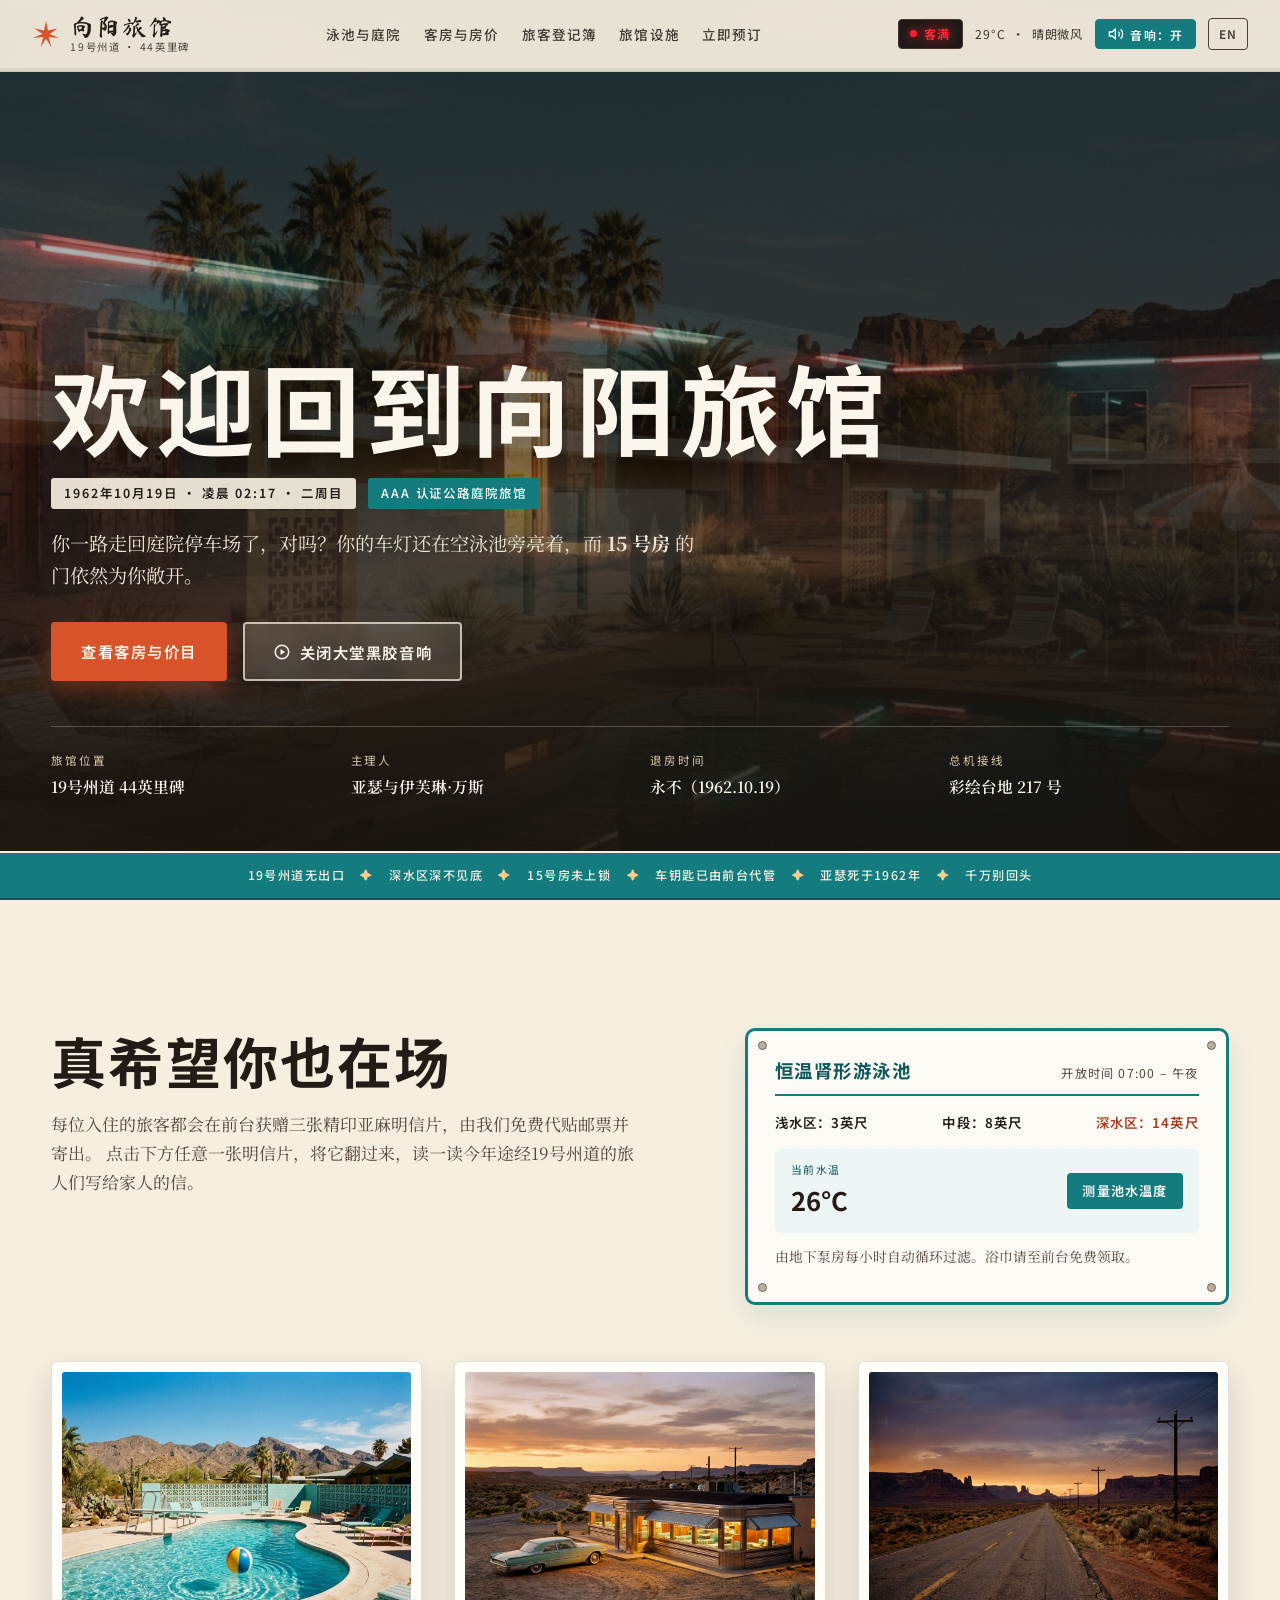
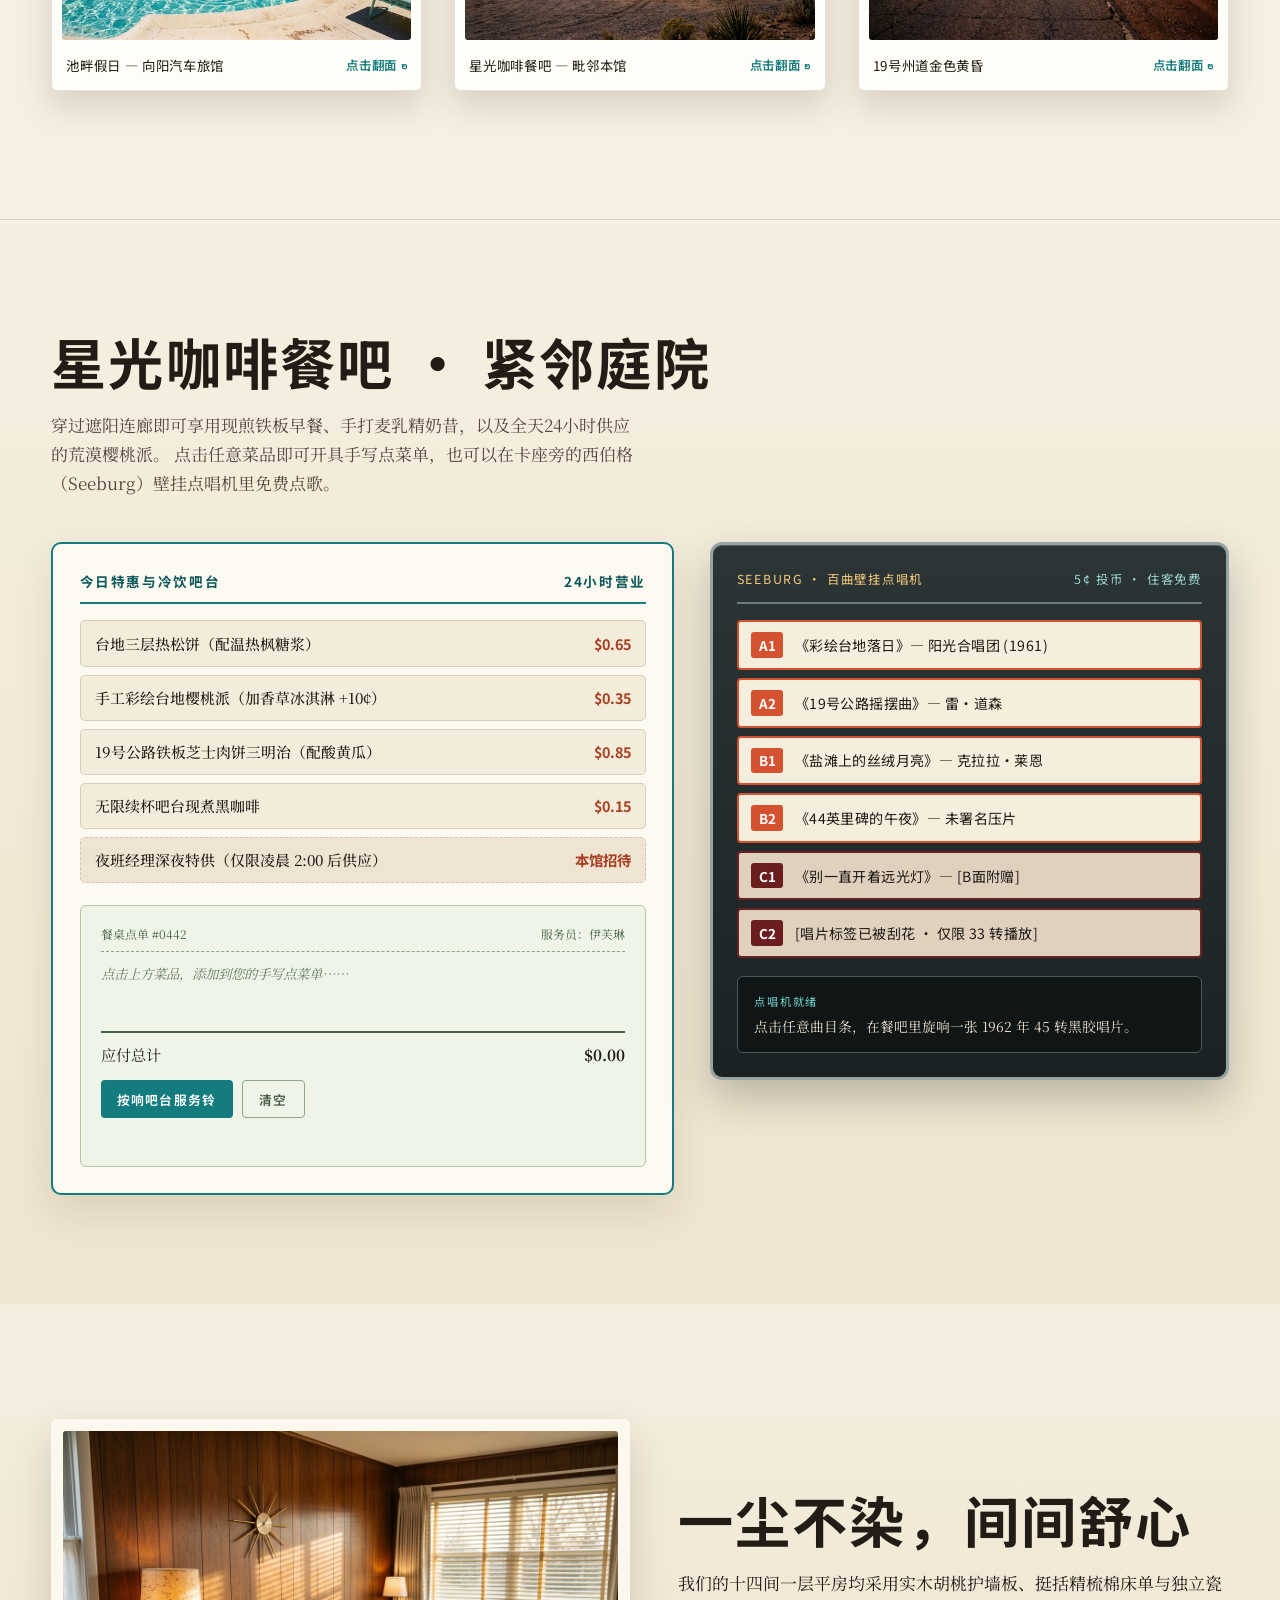
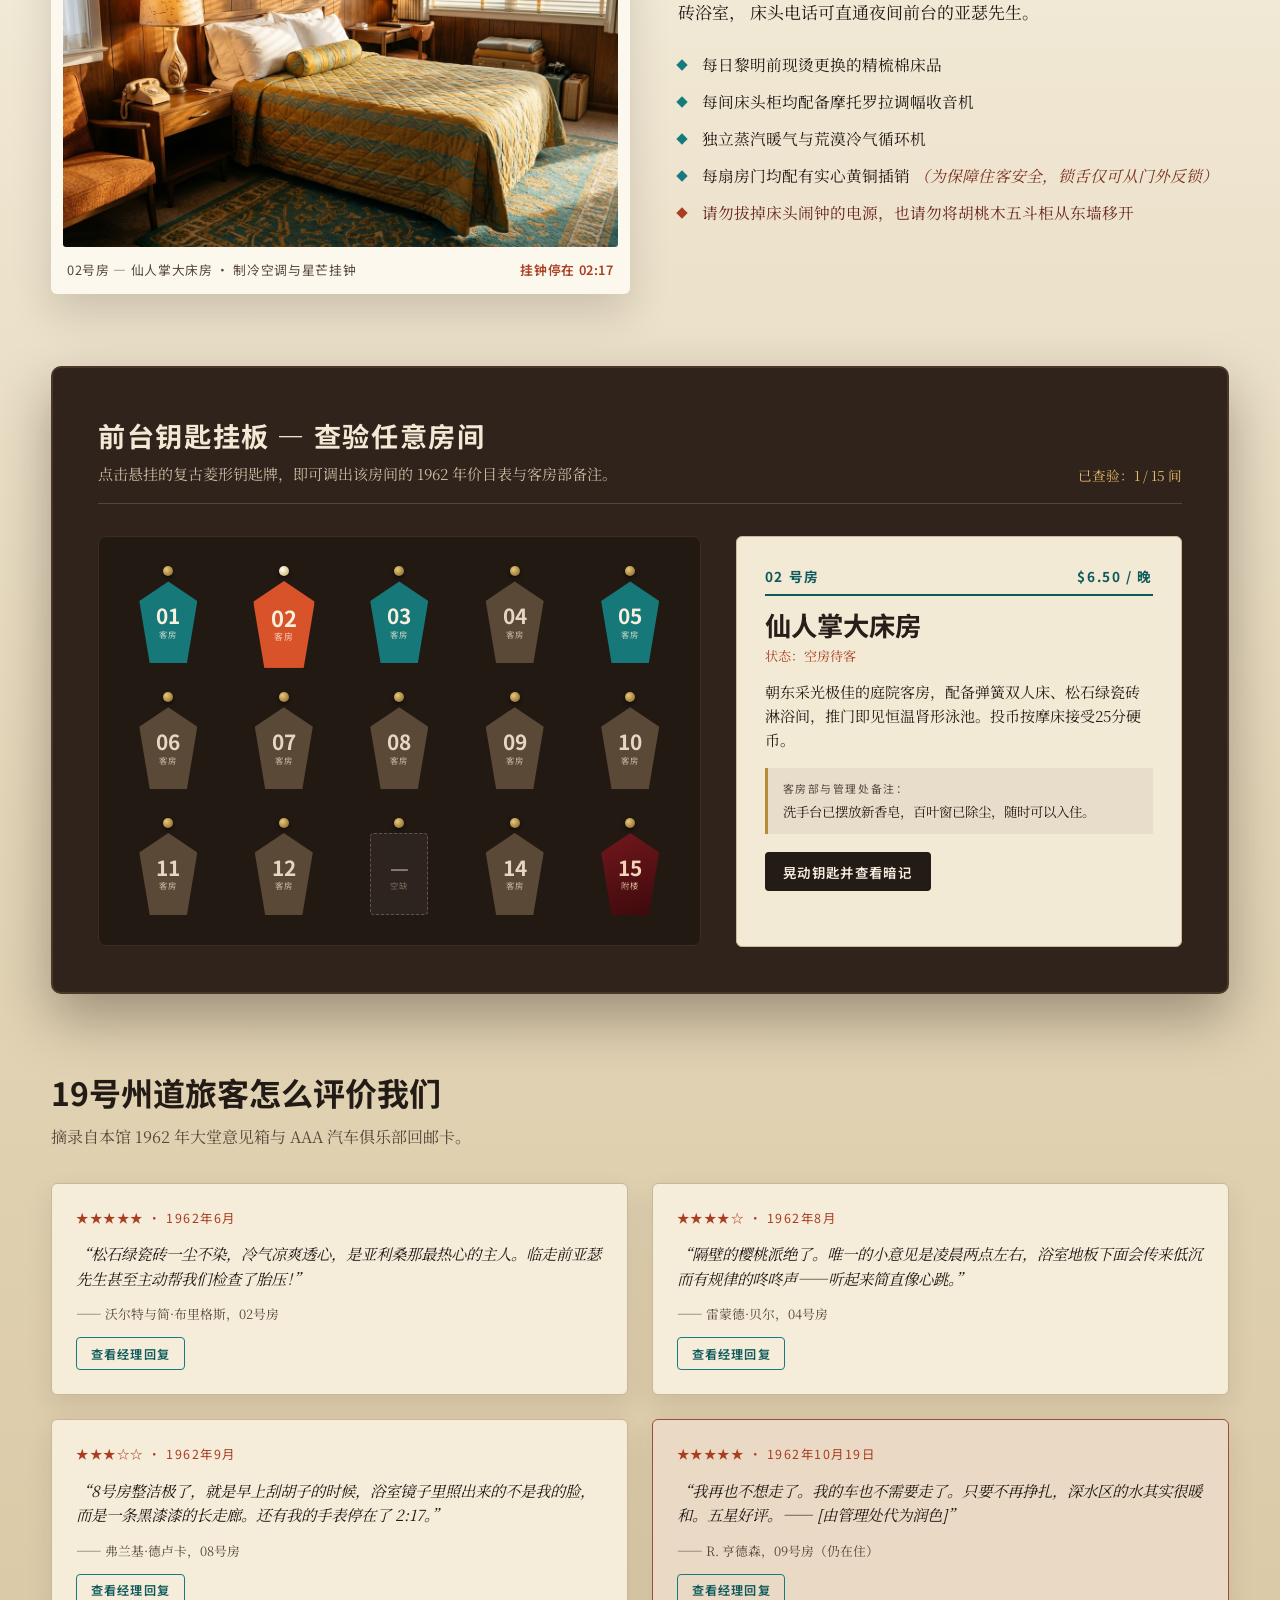
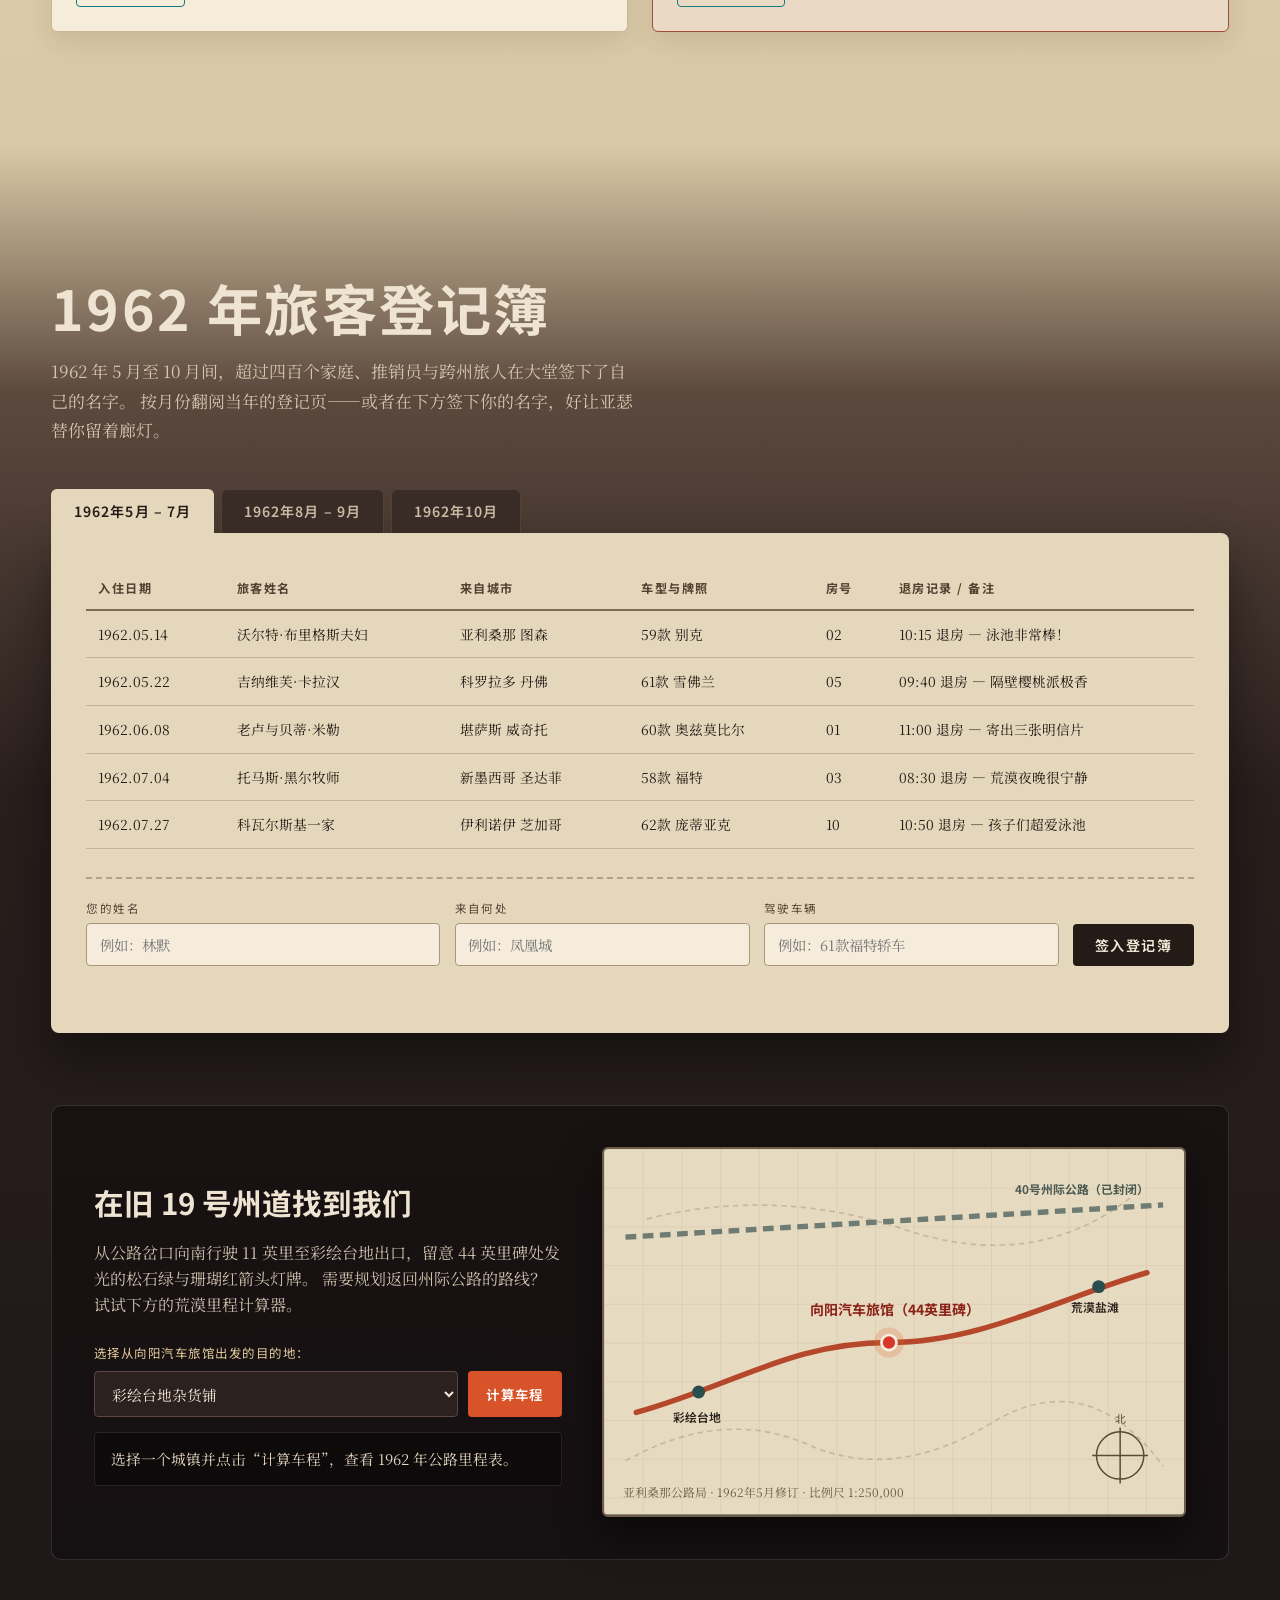
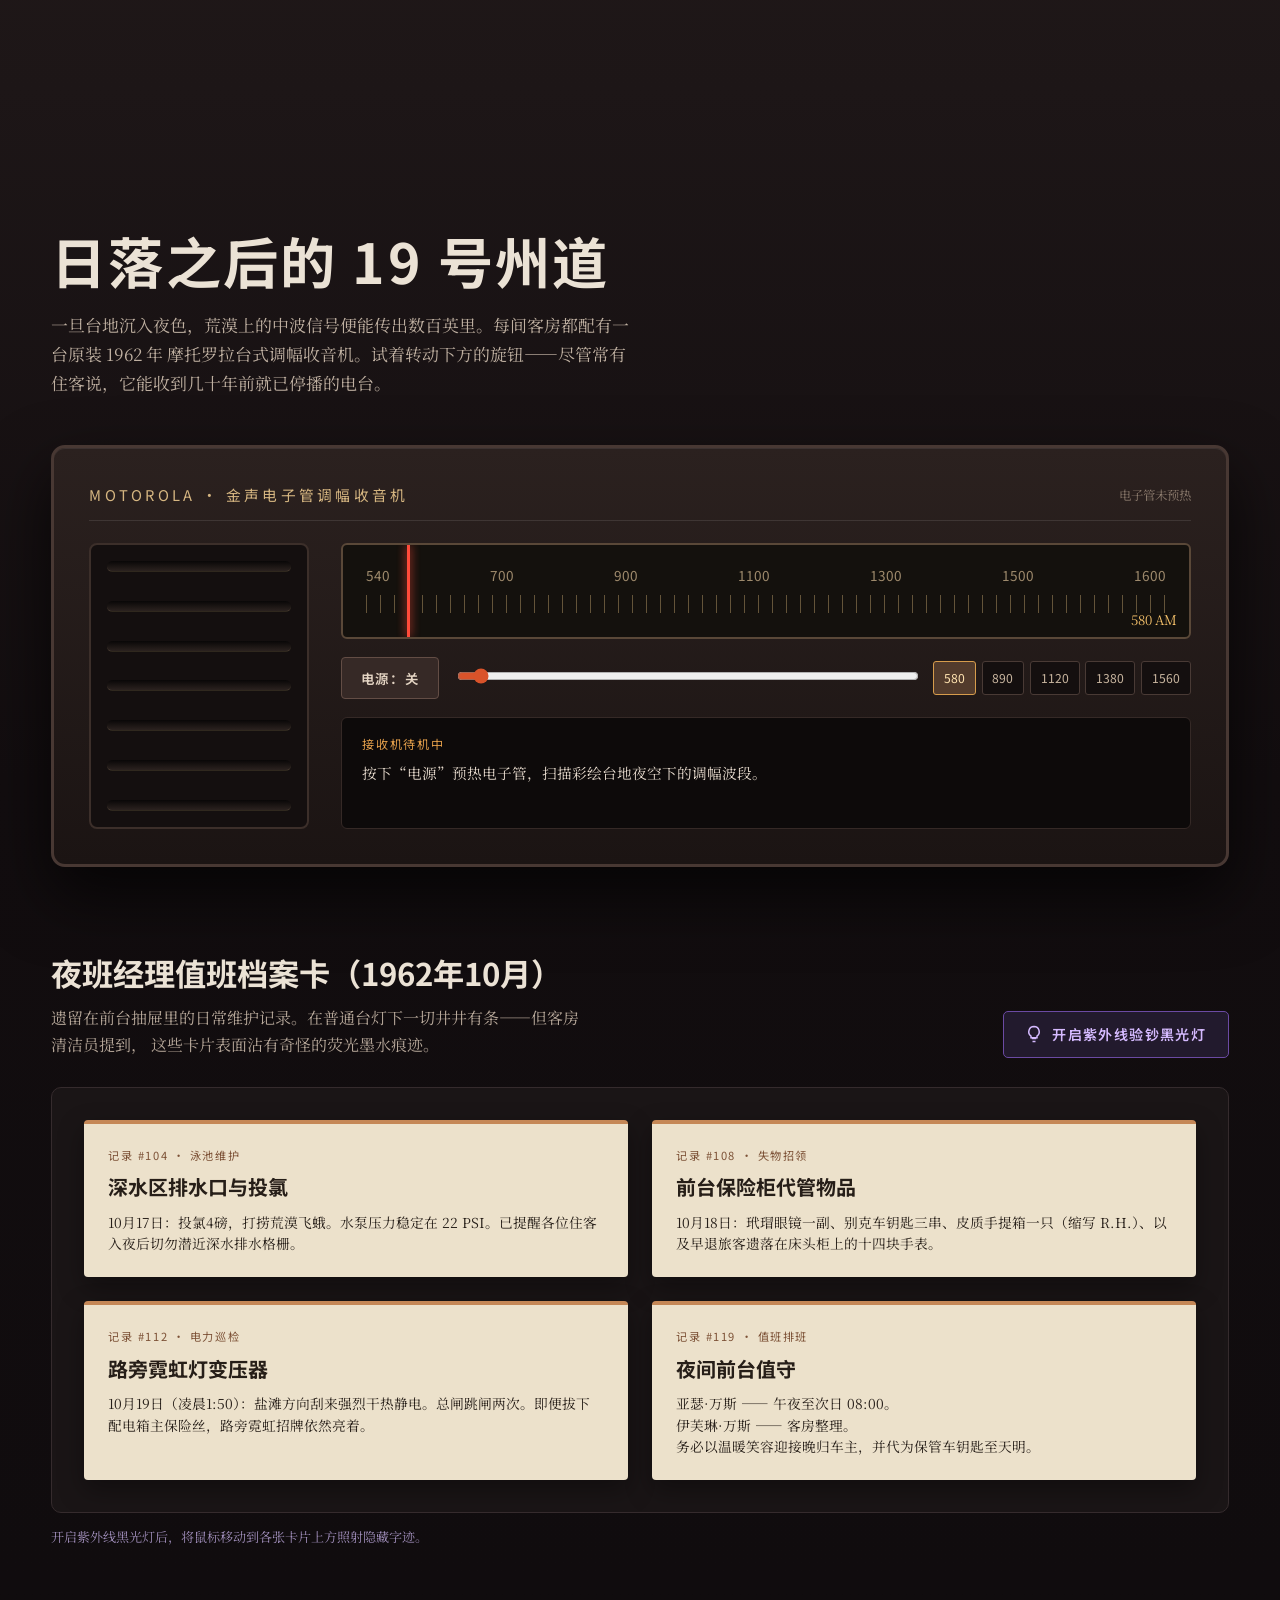
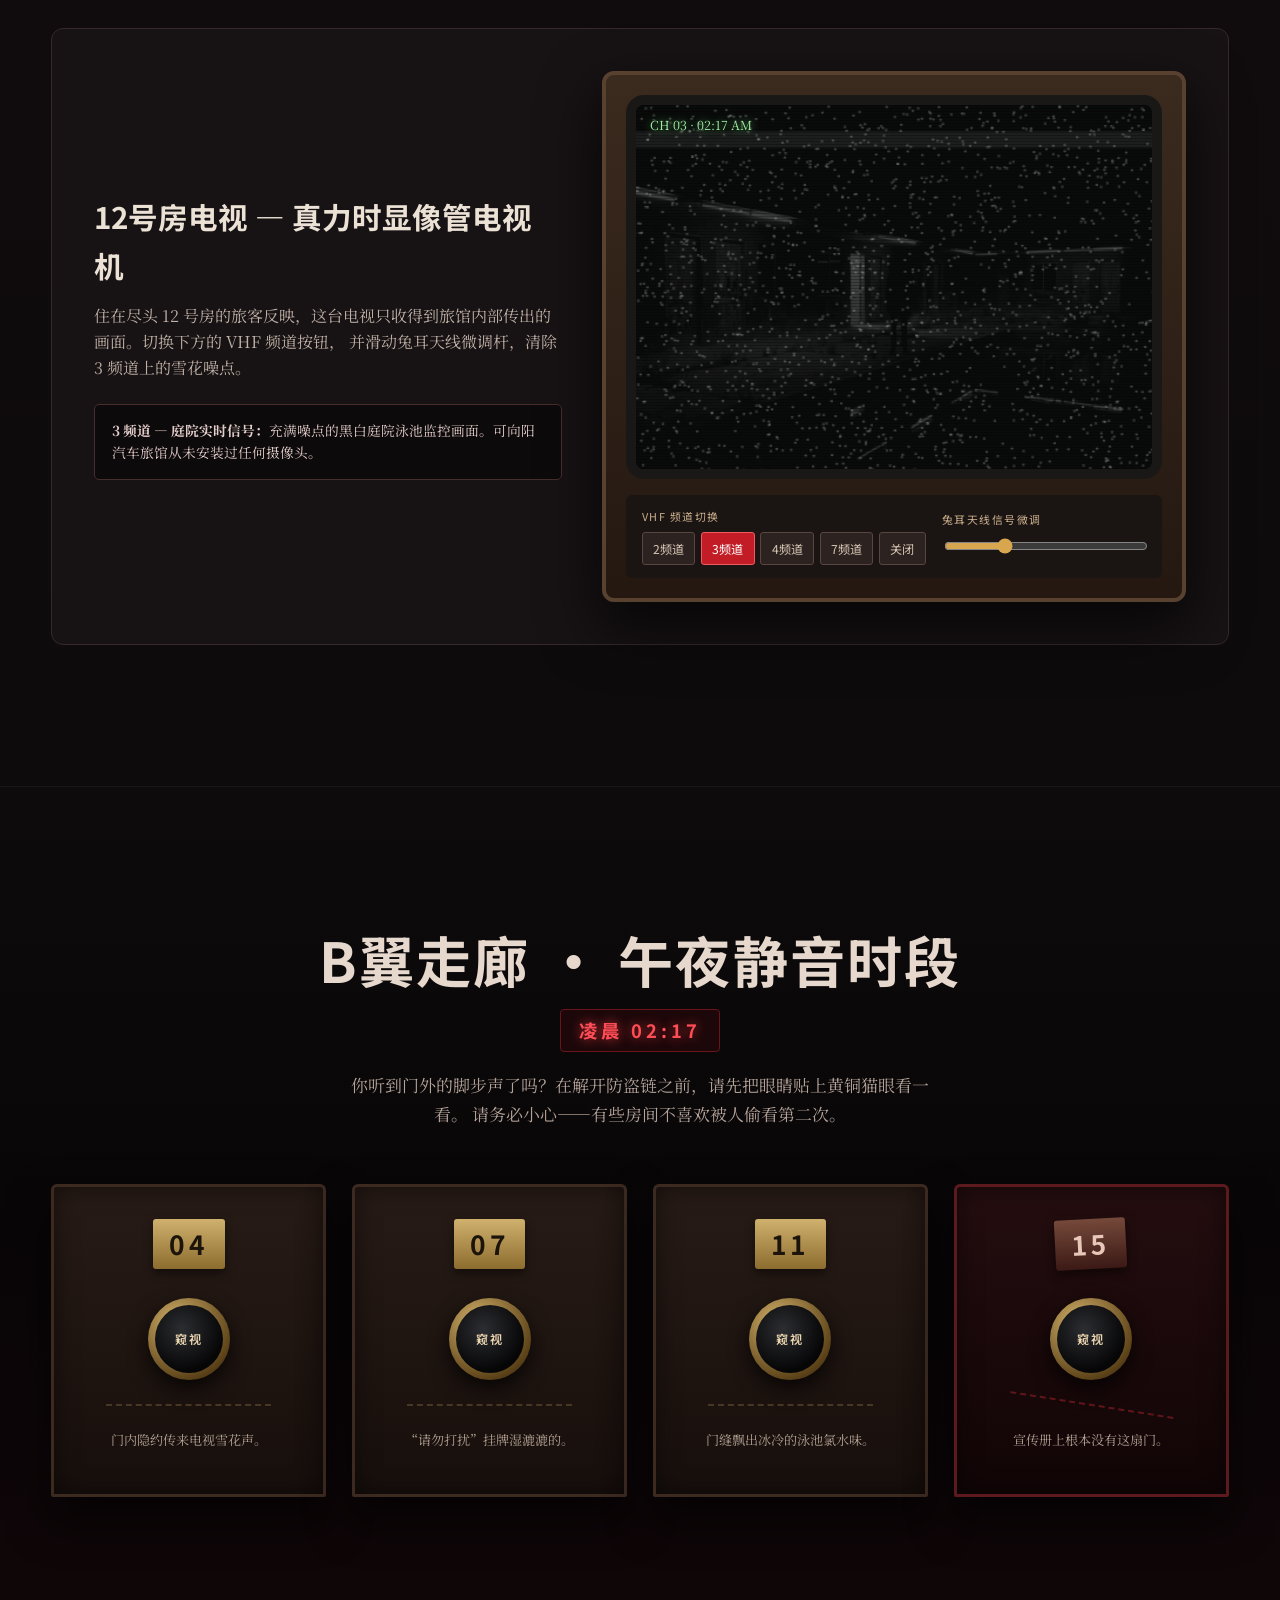
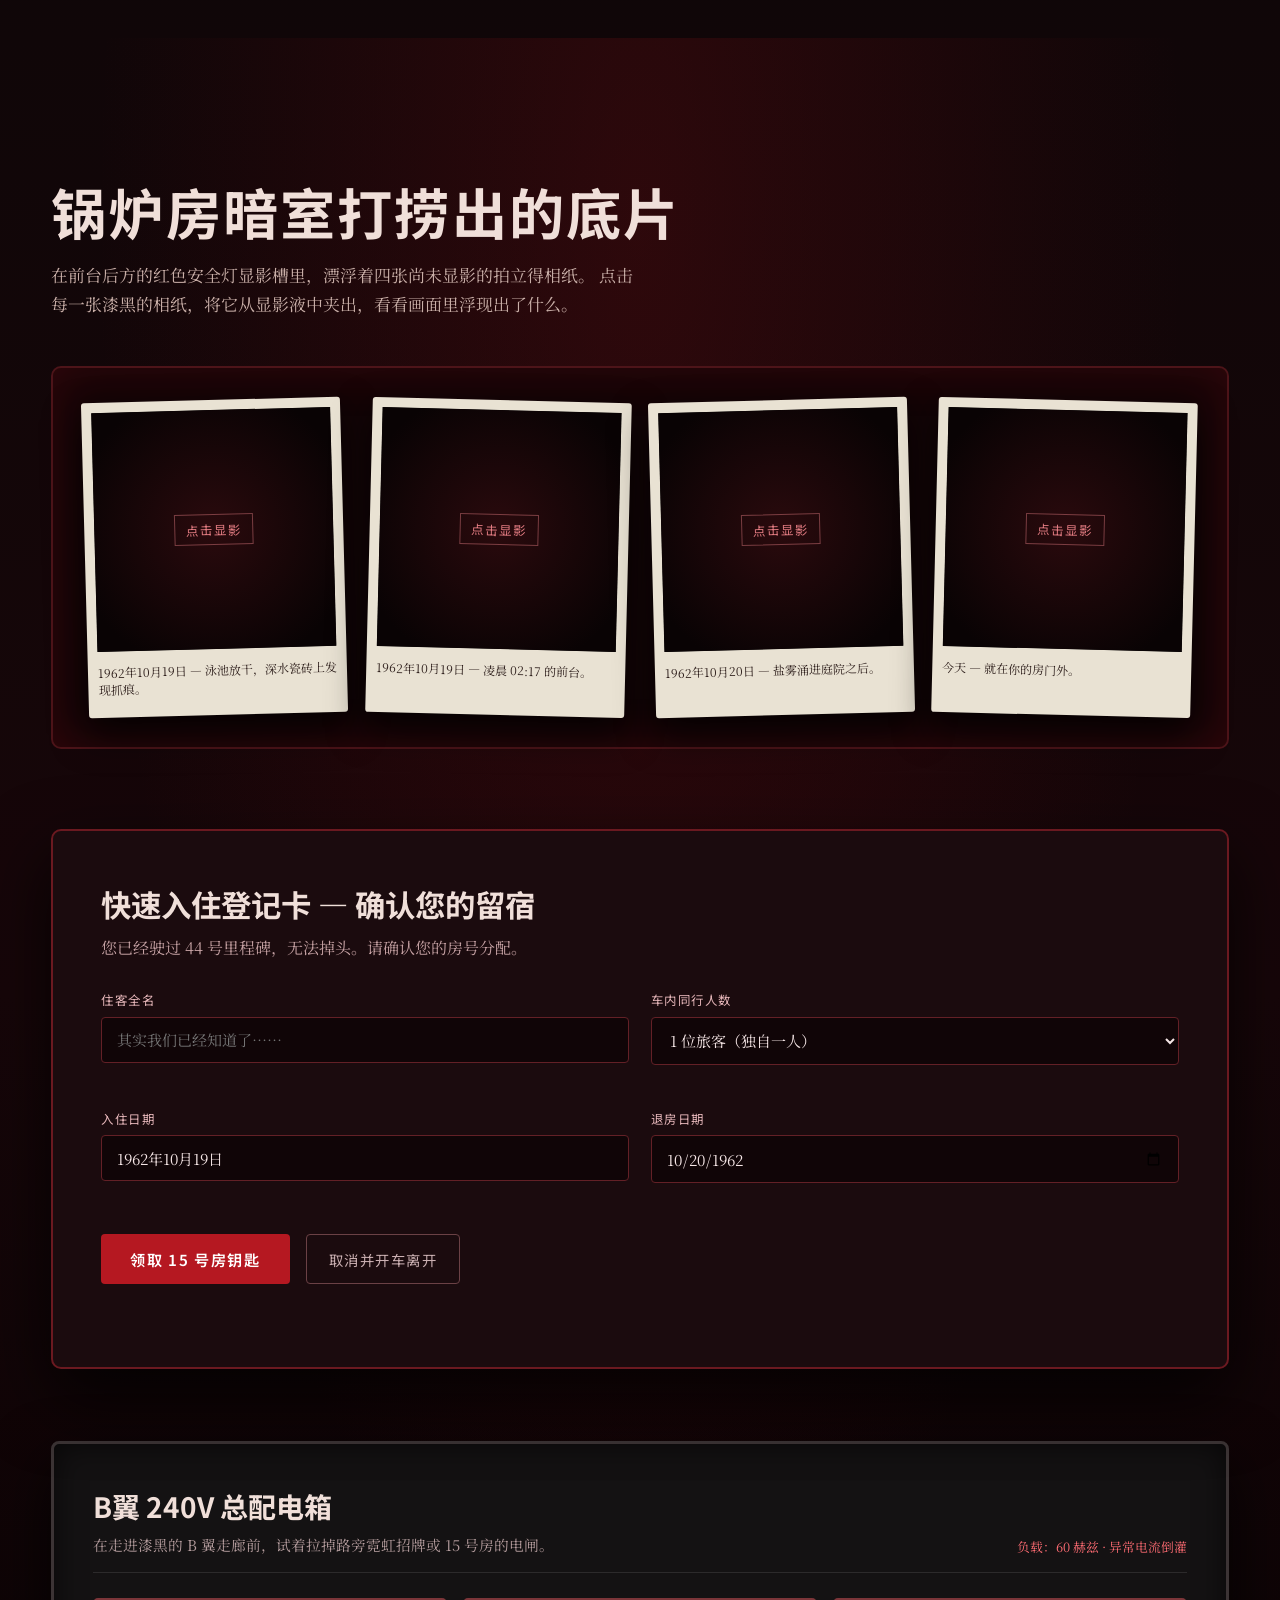
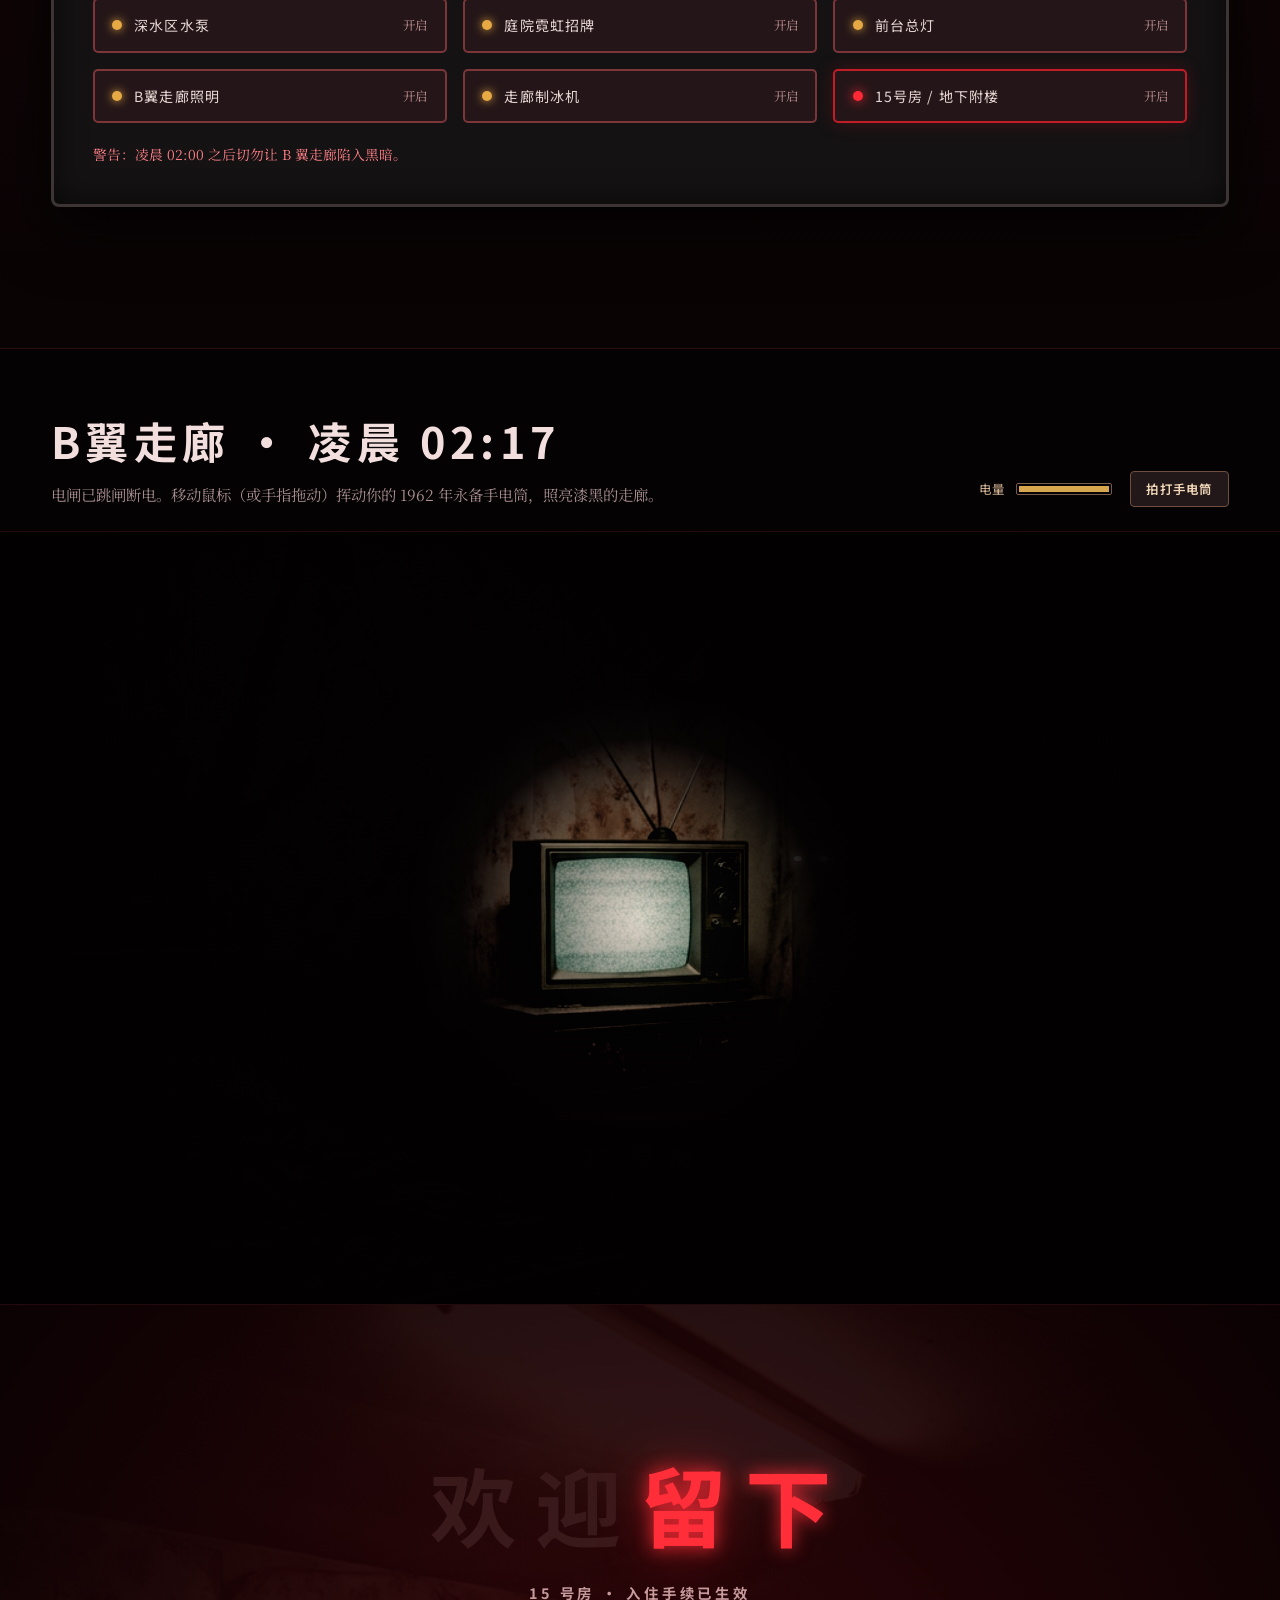
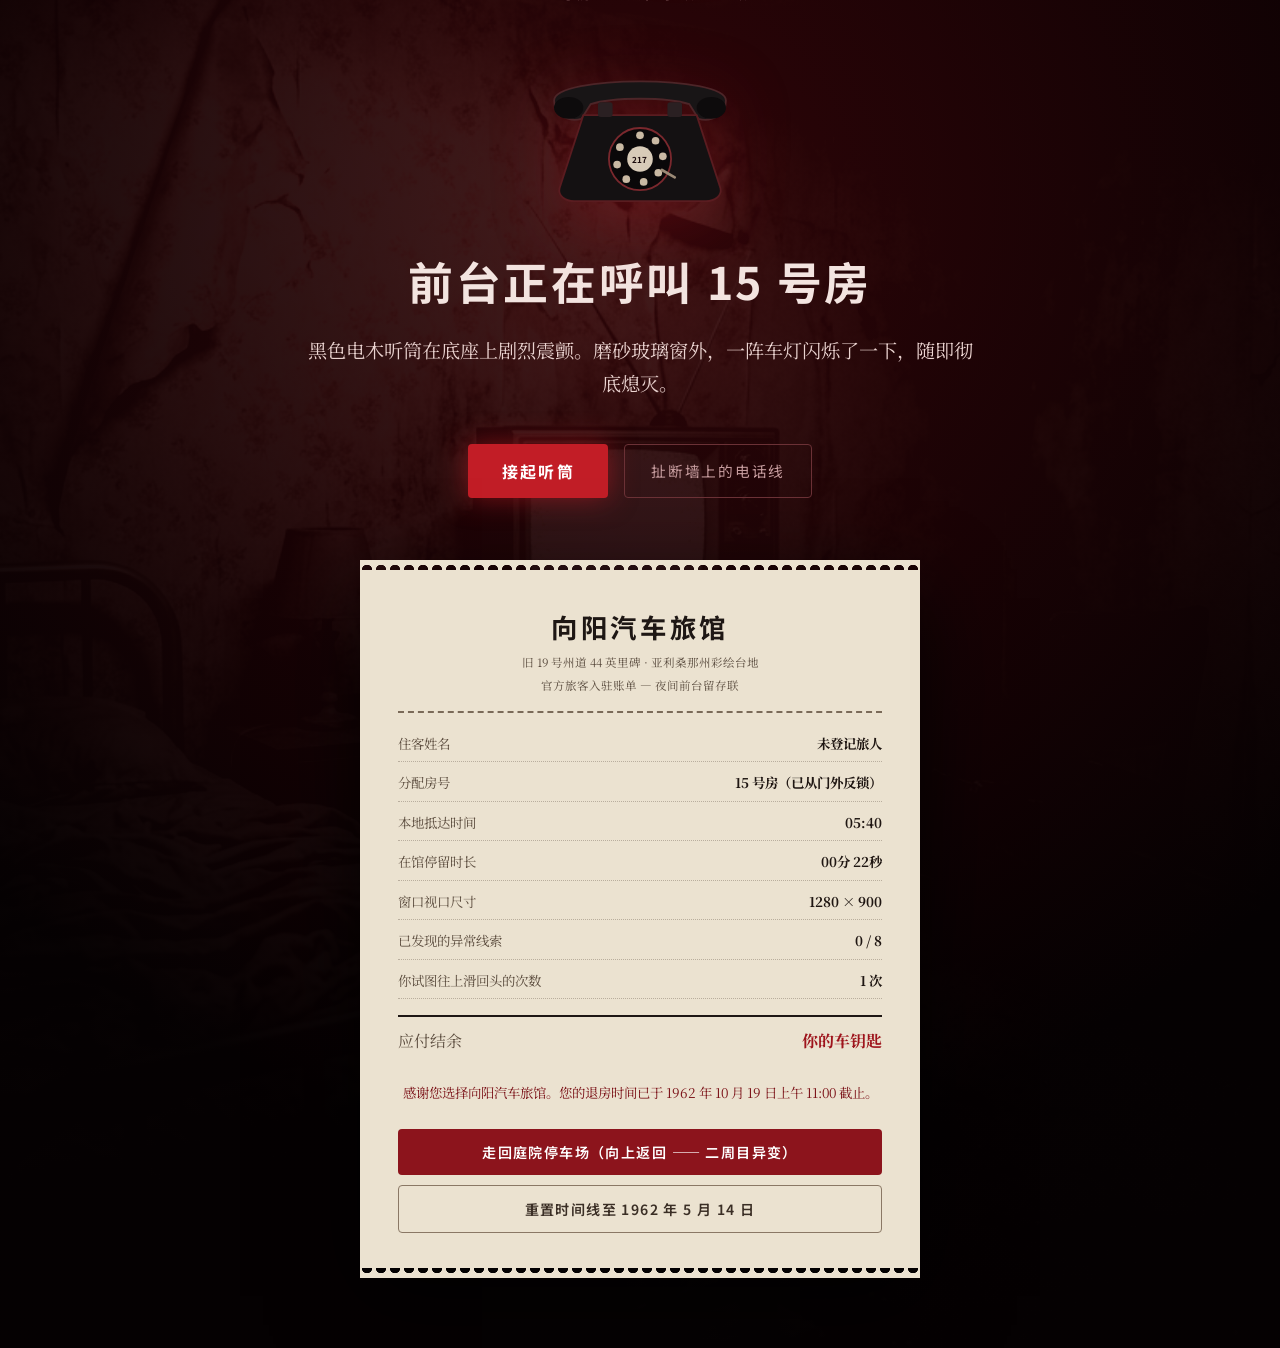
<file: zh.html>
<!DOCTYPE html>
<html lang="zh-CN" data-act="1" data-loop="1">
<head>
  <meta charset="UTF-8" />
  <meta name="viewport" content="width=device-width, initial-scale=1.0" />
  <title>向阳汽车旅馆 — 19号州道的阳光栖居 | 始建于 1962</title>
  <meta name="description" content="向阳汽车旅馆，位于亚利桑那州彩绘台地19号州道44英里碑。14间冷气灰泥客房、恒温肾形泳池、免费碎冰与客房调幅收音机，自1962年5月14日起温暖迎客。" />
  <link rel="preconnect" href="https://fonts.googleapis.com" />
  <link rel="preconnect" href="https://fonts.gstatic.com" crossorigin />
  <link href="https://fonts.googleapis.com/css2?family=Ma+Shan+Zheng&family=Noto+Sans+SC:wght@400;500;700;900&family=Noto+Serif+SC:wght@400;500;600;700&display=swap" rel="stylesheet" />
  <link rel="stylesheet" href="styles.css" />
</head>
<body>
  <!-- 全局氛围叠层（随滚动深度渐进显现） -->
  <div id="atmosphere-vignette" aria-hidden="true"></div>
  <div id="film-grain" aria-hidden="true"></div>
  <div id="scare-flash-layer" aria-hidden="true">
    <img src="assets/climax-hallway.jpg" alt="" class="flash-img" />
    <div class="flash-caption" id="flash-caption"></div>
  </div>

  <!-- =========================================================
       复古悬浮导航栏 & 实时霓虹灯牌
       ========================================================= -->
  <header id="motel-nav" class="motel-nav">
    <div class="nav-inner">
      <a href="#act-hero" class="brand-crest" aria-label="向阳汽车旅馆首页">
        <svg class="starburst-icon" viewBox="0 0 36 36" width="28" height="28" aria-hidden="true">
          <path d="M18 1 L20.5 13.5 L33 11 L22.5 18 L35 23 L21.5 22 L25 35 L18 24 L11 35 L14.5 22 L1 23 L13.5 18 L3 11 L15.5 13.5 Z" fill="currentColor" />
        </svg>
        <div class="brand-lockup">
          <span class="brand-script" id="nav-brand-name">向阳旅馆</span>
          <span class="brand-sub" id="nav-brand-sub">19号州道 · 44英里碑</span>
        </div>
      </a>

      <nav class="nav-links" aria-label="主导航">
        <a href="#act-postcards" class="nav-link" data-nav="0">泳池与庭院</a>
        <a href="#act-rooms" class="nav-link" data-nav="1">客房与房价</a>
        <a href="#act-ledger" class="nav-link" data-nav="2">旅客登记簿</a>
        <a href="#act-nightfall" class="nav-link" data-nav="3">旅馆设施</a>
        <a href="#act-darkroom" class="nav-link" data-nav="4">立即预订</a>
      </nav>

      <div class="nav-controls">
        <div class="neon-sign" id="neon-vacancy" title="空房状态">
          <span class="neon-dot" aria-hidden="true"></span>
          <span id="neon-vacancy-text">有空房</span>
        </div>

        <div class="weather-ticker" id="weather-ticker" aria-live="polite">
          <span id="weather-temp">29°C</span>
          <span class="ticker-sep">·</span>
          <span id="weather-cond">晴朗微风</span>
        </div>

        <button type="button" id="hifi-toggle" class="hifi-btn" aria-pressed="true" title="开关1962大堂黑胶音响">
          <svg class="hifi-icon" viewBox="0 0 24 24" width="16" height="16" fill="none" stroke="currentColor" stroke-width="2" aria-hidden="true">
            <path d="M11 5L6 9H2v6h4l5 4V5z"></path>
            <path class="wave-1" d="M15.54 8.46a5 5 0 0 1 0 7.07"></path>
            <path class="wave-2" d="M19.07 4.93a10 10 0 0 1 0 14.14"></path>
          </svg>
          <span id="hifi-label">音响：开</span>
        </button>

        <a href="index.html" class="lang-switch" lang="en" title="Switch to English Edition">EN</a>
      </div>
    </div>

    <div class="milepost-bar" aria-hidden="true">
      <div class="milepost-fill" id="milepost-fill"></div>
    </div>
  </header>

  <main id="motel-main">

    <!-- =========================================================
         第一幕：1962 阳光抵达 — 温暖复古的公路旅馆画册
         ========================================================= -->
    <section id="act-hero" class="act act-hero" data-act-section="1">
      <div class="hero-media-frame">
        <img src="assets/hero-sunward-day.jpg" alt="1962年午后阳光下的向阳汽车旅馆庭院与松石绿游泳池" class="hero-img hero-img-day" id="hero-img-day" />
        <img src="assets/hero-sunward-night.jpg" alt="" class="hero-img hero-img-night" id="hero-img-night" aria-hidden="true" />
        <div class="hero-scrim"></div>
      </div>

      <div class="hero-content container">
        <h1 class="hero-title" id="hero-title">向阳汽车旅馆</h1>

        <div class="hero-badge-row">
          <span class="vintage-stamp" id="hero-stamp">始建于 1962年5月14日 · 亚利桑那州彩绘台地</span>
          <span class="aaa-diamond" id="hero-aaa">AAA 认证公路庭院旅馆</span>
        </div>

        <p class="hero-lead" id="hero-lead">
          沿着风景如画的19号州道，将爱车直接驶入您的松石绿房门前。十四间制冷空调灰泥客房、
          波光粼粼的恒温肾形泳池、免费碎冰，以及每间房标配的清脆调幅收音机——每晚仅需
          <strong>6.50美元</strong>起。
        </p>

        <div class="hero-actions">
          <a href="#act-rooms" class="btn-primary" id="hero-cta-primary">查看客房与价目</a>
          <button type="button" class="btn-secondary" id="hero-hifi-cta">
            <svg viewBox="0 0 24 24" width="18" height="18" fill="none" stroke="currentColor" stroke-width="2" aria-hidden="true">
              <circle cx="12" cy="12" r="9"></circle>
              <polygon points="10,8 16,12 10,16" fill="currentColor" stroke="none"></polygon>
            </svg>
            <span id="hero-hifi-cta-text">关闭大堂黑胶音响</span>
          </button>
        </div>

        <dl class="hero-facts">
          <div>
            <dt>旅馆位置</dt>
            <dd id="fact-location">19号州道 44英里碑</dd>
          </div>
          <div>
            <dt>主理人</dt>
            <dd id="fact-proprietors">亚瑟与伊芙琳·万斯</dd>
          </div>
          <div>
            <dt>退房时间</dt>
            <dd id="fact-checkout">次日上午 11:00 准时</dd>
          </div>
          <div>
            <dt>总机接线</dt>
            <dd id="fact-phone">彩绘台地 217 号</dd>
          </div>
        </dl>
      </div>

      <div class="amenity-ribbon" aria-label="旅馆配套设施">
        <div class="ribbon-track" id="ribbon-track">
          <span>全室冷气空调</span>
          <span class="star-dot">✦</span>
          <span>恒温肾形泳池</span>
          <span class="star-dot">✦</span>
          <span>免费黑白电视</span>
          <span class="star-dot">✦</span>
          <span>毗邻24小时餐吧</span>
          <span class="star-dot">✦</span>
          <span>门前专属车位</span>
          <span class="star-dot">✦</span>
          <span>静谧荒漠之夜</span>
          <span class="star-dot">✦</span>
          <span>投币震动按摩床</span>
          <span class="star-dot">✦</span>
          <span>每日现烫床单</span>
        </div>
      </div>
    </section>

    <!-- =========================================================
         第二幕：池畔时光 & 可翻转的 1962 亚麻明信片
         ========================================================= -->
    <section id="act-postcards" class="act act-postcards" data-act-section="2">
      <div class="container">
        <div class="section-header-split">
          <div class="header-col">
            <h2 class="section-title">真希望你也在场</h2>
            <p class="section-intro">
              每位入住的旅客都会在前台获赠三张精印亚麻明信片，由我们免费代贴邮票并寄出。
              点击下方任意一张明信片，将它翻过来，读一读今年途经19号州道的旅人们写给家人的信。
            </p>
          </div>

          <!-- 交互式池畔深度与水温搪瓷牌 -->
          <aside class="pool-plaque" aria-label="泳池深度与水温指示牌">
            <div class="plaque-screws" aria-hidden="true"><span></span><span></span><span></span><span></span></div>
            <div class="plaque-header">
              <h3>恒温肾形游泳池</h3>
              <span class="plaque-hours">开放时间 07:00 – 午夜</span>
            </div>
            <div class="plaque-depths">
              <span>浅水区：3英尺</span>
              <span>中段：8英尺</span>
              <span class="depth-odd" id="depth-marker">深水区：14英尺</span>
            </div>
            <div class="thermo-row">
              <div class="thermo-readout">
                <span class="thermo-label">当前水温</span>
                <strong class="thermo-val" id="pool-temp-val">26°C</strong>
              </div>
              <button type="button" class="btn-plaque" id="pool-dip-btn">测量池水温度</button>
            </div>
            <p class="plaque-note" id="pool-temp-note">
              由地下泵房每小时自动循环过滤。浴巾请至前台免费领取。
            </p>
          </aside>
        </div>

        <!-- 3张可 3D 翻转的 1962 明信片 -->
        <div class="postcard-grid">
          <!-- 明信片 1：纯真温馨 -->
          <article class="postcard" data-postcard="0" tabindex="0" role="button" aria-pressed="false" aria-label="翻转明信片1：向阳旅馆泳池">
            <div class="postcard-inner">
              <div class="postcard-front">
                <img src="assets/postcard-pool.jpg" alt="1962年阳光明媚的向阳旅馆松石绿肾形游泳池" />
                <div class="postcard-caption">
                  <span>池畔假日 — 向阳汽车旅馆</span>
                  <span class="flip-cue">点击翻面 ↻</span>
                </div>
              </div>
              <div class="postcard-back">
                <div class="pc-left">
                  <p class="pc-handwriting">
                    1962年7月18日 —<br />
                    亲爱的妹妹：我们在彩绘台地刚过没多远的地方发现了一家极讨人喜欢的汽车旅馆！池水像泡澡一样暖和，老板娘伊芙琳还把冰柠檬水直接端到躺椅边。老卢说这是从阿尔伯克基到弗拉格斯塔夫一路上最干净的地方。周日到家！
                  </p>
                  <p class="pc-sign">—— 爱你的 贝蒂与老卢</p>
                </div>
                <div class="pc-right">
                  <div class="pc-stamp">
                    <span class="stamp-val">4¢</span>
                    <span class="stamp-txt">美国邮政</span>
                  </div>
                  <div class="pc-postmark">彩绘台地邮戳<br />1962.07.19</div>
                  <div class="pc-address">
                    <span>克拉拉·米勒夫人 收</span>
                    <span>榆树台街 412 号</span>
                    <span>堪萨斯州 威奇托</span>
                  </div>
                </div>
              </div>
            </div>
          </article>

          <!-- 明信片 2：微微违和 -->
          <article class="postcard" data-postcard="1" tabindex="0" role="button" aria-pressed="false" aria-label="翻转明信片2：星光咖啡餐吧">
            <div class="postcard-inner">
              <div class="postcard-front">
                <img src="assets/postcard-diner.jpg" alt="黄昏时分暖灯亮起的复古公路餐吧" />
                <div class="postcard-caption">
                  <span>星光咖啡餐吧 — 毗邻本馆</span>
                  <span class="flip-cue">点击翻面 ↻</span>
                </div>
              </div>
              <div class="postcard-back">
                <div class="pc-left">
                  <p class="pc-handwriting">
                    1962年9月29日 —<br />
                    19号公路上最好吃的樱桃派，投五分硬币就能听点唱机。我们的普利茅斯轿车刚拐进院子就断了风扇皮带，亚瑟先生非常热心地帮我们把车推去车棚，说等镇上的配件车来。
                  </p>
                  <p class="pc-handwriting pc-cramped">
                    等等——他周二说配件车周四到。今天明明就是周四，可柜台后面的日历还是周二。告诉妈妈我们住在 9 号房。
                  </p>
                </div>
                <div class="pc-right">
                  <div class="pc-stamp">
                    <span class="stamp-val">4¢</span>
                    <span class="stamp-txt">美国邮政</span>
                  </div>
                  <div class="pc-postmark">未寄出<br />前台暂扣</div>
                  <div class="pc-address">
                    <span>R. 亨德森先生 收</span>
                    <span>橡树岭路 88 号</span>
                    <span>俄克拉荷马州 塔尔萨</span>
                  </div>
                </div>
              </div>
            </div>
          </article>

          <!-- 明信片 3：明显可疑 -->
          <article class="postcard" data-postcard="2" tabindex="0" role="button" aria-pressed="false" aria-label="翻转明信片3：19号州道日落">
            <div class="postcard-inner">
              <div class="postcard-front">
                <img src="assets/postcard-highway.jpg" alt="黄昏时分笔直延伸向荒漠红岩的空旷双车道公路" />
                <div class="postcard-caption">
                  <span>19号州道金色黄昏</span>
                  <span class="flip-cue">点击翻面 ↻</span>
                </div>
              </div>
              <div class="postcard-back pc-stained">
                <div class="pc-left">
                  <p class="pc-handwriting pc-shaky">
                    1962年10月19日 —<br />
                    如果有人在 7 号房的地毯底下发现这张卡片，千万别让他拿走你的车钥匙。我们以时速 65 英里往东开了整整两个小时，却三次经过 44 号里程碑。那块霓虹灯牌永远不会熄灭。还有，凌晨 2:17 之后千万别往深水区排水口下面看。下面根本没有水。
                  </p>
                </div>
                <div class="pc-right">
                  <div class="pc-stamp pc-stamp-torn">
                    <span class="stamp-val">??</span>
                    <span class="stamp-txt">已退回</span>
                  </div>
                  <div class="pc-postmark pc-postmark-red">1962.10.19<br />凌晨 02:17</div>
                  <div class="pc-address">
                    <span>县治安官办公室</span>
                    <span>彩绘台地</span>
                    <span><del>亚利桑那州</del></span>
                  </div>
                </div>
              </div>
            </div>
          </article>
        </div>
      </div>
    </section>

    <!-- =========================================================
         第二幕-B：星光咖啡餐吧 — 1962 菜单与卡座点唱机
         ========================================================= -->
    <section id="act-diner" class="act act-diner" data-act-section="2">
      <div class="container">
        <div class="diner-head">
          <h2 class="section-title">星光咖啡餐吧 · 紧邻庭院</h2>
          <p class="section-intro">
            穿过遮阳连廊即可享用现煎铁板早餐、手打麦乳精奶昔，以及全天24小时供应的荒漠樱桃派。
            点击任意菜品即可开具手写点菜单，也可以在卡座旁的西伯格（Seeburg）壁挂点唱机里免费点歌。
          </p>
        </div>

        <div class="diner-grid">
          <div class="diner-menu-board">
            <div class="menu-header-strip">
              <span>今日特惠与冷饮吧台</span>
              <span>24小时营业</span>
            </div>
            <div class="menu-items" id="diner-menu-items">
              <button type="button" class="menu-item-btn" data-dish="台地三层热松饼配枫糖" data-price="0.65">
                <span class="dish-name">台地三层热松饼（配温热枫糖浆）</span>
                <span class="dish-price">$0.65</span>
              </button>
              <button type="button" class="menu-item-btn" data-dish="手工彩绘台地樱桃派" data-price="0.35">
                <span class="dish-name">手工彩绘台地樱桃派（加香草冰淇淋 +10¢）</span>
                <span class="dish-price">$0.35</span>
              </button>
              <button type="button" class="menu-item-btn" data-dish="19号公路铁板芝士肉饼三明治" data-price="0.85">
                <span class="dish-name">19号公路铁板芝士肉饼三明治（配酸黄瓜）</span>
                <span class="dish-price">$0.85</span>
              </button>
              <button type="button" class="menu-item-btn" data-dish="无限续杯现煮黑咖啡" data-price="0.15">
                <span class="dish-name">无限续杯吧台现煮黑咖啡</span>
                <span class="dish-price">$0.15</span>
              </button>
              <button type="button" class="menu-item-btn menu-item-odd" data-dish="夜班经理深夜特供" data-price="0.00">
                <span class="dish-name">夜班经理深夜特供（仅限凌晨 2:00 后供应）</span>
                <span class="dish-price">本馆招待</span>
              </button>
            </div>

            <div class="waitress-check" id="waitress-check">
              <div class="check-top">
                <span>餐桌点单 #0442</span>
                <span>服务员：伊芙琳</span>
              </div>
              <ul class="check-list" id="check-list">
                <li class="check-empty">点击上方菜品，添加到您的手写点菜单……</li>
              </ul>
              <div class="check-total-row">
                <span>应付总计</span>
                <strong id="check-total">$0.00</strong>
              </div>
              <div class="check-actions">
                <button type="button" class="btn-diner-order" id="diner-order-btn">按响吧台服务铃</button>
                <button type="button" class="btn-diner-clear" id="diner-clear-btn">清空</button>
              </div>
              <p class="check-note" id="diner-order-note"></p>
            </div>
          </div>

          <div class="jukebox-box">
            <div class="jukebox-chrome-top">
              <span class="jb-badge">SEEBURG · 百曲壁挂点唱机</span>
              <span class="jb-coin">5¢ 投币 · 住客免费</span>
            </div>
            <div class="jb-strips" id="jb-strips">
              <button type="button" class="jb-song" data-jb="A1">
                <span class="jb-code">A1</span>
                <span class="jb-title">《彩绘台地落日》— 阳光合唱团 (1961)</span>
              </button>
              <button type="button" class="jb-song" data-jb="A2">
                <span class="jb-code">A2</span>
                <span class="jb-title">《19号公路摇摆曲》— 雷·道森</span>
              </button>
              <button type="button" class="jb-song" data-jb="B1">
                <span class="jb-code">B1</span>
                <span class="jb-title">《盐滩上的丝绒月亮》— 克拉拉·莱恩</span>
              </button>
              <button type="button" class="jb-song" data-jb="B2">
                <span class="jb-code">B2</span>
                <span class="jb-title">《44英里碑的午夜》— 未署名压片</span>
              </button>
              <button type="button" class="jb-song jb-song-odd" data-jb="C1">
                <span class="jb-code">C1</span>
                <span class="jb-title">《别一直开着远光灯》— [B面附赠]</span>
              </button>
              <button type="button" class="jb-song jb-song-odd" data-jb="C2">
                <span class="jb-code">C2</span>
                <span class="jb-title">[唱片标签已被刮花 · 仅限 33 转播放]</span>
              </button>
            </div>
            <div class="jb-now-playing" id="jb-now-playing" aria-live="polite">
              <span class="jb-np-label">点唱机就绪</span>
              <p class="jb-np-lyric" id="jb-np-lyric">点击任意曲目条，在餐吧里旋响一张 1962 年 45 转黑胶唱片。</p>
            </div>
          </div>
        </div>
      </div>
    </section>

    <!-- =========================================================
         第三幕：客房展示 & 前台黄铜钥匙挂板
         ========================================================= -->
    <section id="act-rooms" class="act act-rooms" data-act-section="3">
      <div class="container">
        <div class="rooms-intro-grid">
          <div class="rooms-photo-wrap">
            <img src="assets/room-vintage.jpg" alt="1962年向阳汽车旅馆客房实景：胡桃木护墙板、芥末黄床罩与拨盘电话" />
            <div class="photo-plate-caption">
              <span>02号房 — 仙人掌大床房 · 制冷空调与星芒挂钟</span>
              <span class="clock-note" id="room-clock-note">挂钟显示 16:15</span>
            </div>
          </div>

          <div class="rooms-copy-col">
            <h2 class="section-title">一尘不染，间间舒心</h2>
            <p class="section-intro">
              我们的十四间一层平房均采用实木胡桃护墙板、挺括精梳棉床单与独立瓷砖浴室，
              床头电话可直通夜间前台的亚瑟先生。
            </p>
            <ul class="comfort-checklist">
              <li>每日黎明前现烫更换的精梳棉床品</li>
              <li>每间床头柜均配备摩托罗拉调幅收音机</li>
              <li>独立蒸汽暖气与荒漠冷气循环机</li>
              <li>每扇房门均配有实心黄铜插销 <span class="subtle-odd">（为保障住客安全，锁舌仅可从门外反锁）</span></li>
              <li class="subtle-odd-line">请勿拔掉床头闹钟的电源，也请勿将胡桃木五斗柜从东墙移开</li>
            </ul>
          </div>
        </div>

        <!-- 交互式前台木质钥匙挂板 -->
        <div class="keyrack-module">
          <div class="keyrack-header">
            <div>
              <h3>前台钥匙挂板 — 查验任意房间</h3>
              <p>点击悬挂的复古菱形钥匙牌，即可调出该房间的 1962 年价目表与客房部备注。</p>
            </div>
            <div class="keyrack-tally" id="keyrack-tally">已查验：0 / 15 间</div>
          </div>

          <div class="keyrack-layout">
            <div class="pegboard" id="key-pegboard" role="list" aria-label="旅馆房间钥匙挂板"></div>

            <div class="room-folio" id="room-folio" aria-live="polite">
              <div class="folio-top">
                <span class="folio-unit" id="folio-unit">02 号房</span>
                <span class="folio-rate" id="folio-rate">$6.50 / 晚</span>
              </div>
              <h4 class="folio-name" id="folio-name">仙人掌大床房</h4>
              <div class="folio-status" id="folio-status">状态：空房待客</div>
              <p class="folio-desc" id="folio-desc">
                朝东采光极佳的庭院客房，配备弹簧双人床、松石绿瓷砖淋浴间，推门即见恒温肾形泳池。投币按摩床接受25分硬币。
              </p>
              <div class="folio-note-box">
                <span class="folio-note-label">客房部与管理处备注：</span>
                <p id="folio-note">洗手台已摆放新香皂，百叶窗已除尘，随时可以入住。</p>
              </div>
              <div class="folio-actions">
                <button type="button" class="btn-folio" id="folio-rattle-btn">晃动钥匙并查看暗记</button>
                <span class="folio-extra" id="folio-extra"></span>
              </div>
            </div>
          </div>
        </div>

        <!-- 旅客留言墙 & 过度礼貌的经理回复 -->
        <div class="reviews-wall">
          <div class="reviews-head">
            <h3>19号州道旅客怎么评价我们</h3>
            <p>摘录自本馆 1962 年大堂意见箱与 AAA 汽车俱乐部回邮卡。</p>
          </div>
          <div class="reviews-grid">
            <article class="review-clip">
              <div class="review-stars">★★★★★ · 1962年6月</div>
              <blockquote>“松石绿瓷砖一尘不染，冷气凉爽透心，是亚利桑那最热心的主人。临走前亚瑟先生甚至主动帮我们检查了胎压！”</blockquote>
              <cite>—— 沃尔特与简·布里格斯，02号房</cite>
              <button type="button" class="btn-reply-toggle" data-reply-toggle>查看经理回复</button>
              <p class="manager-reply" hidden>
                <strong>亚瑟·万斯 回复：</strong>随时效劳，沃尔特！真高兴你们是在十月之前离开的。
              </p>
            </article>

            <article class="review-clip">
              <div class="review-stars">★★★★☆ · 1962年8月</div>
              <blockquote>“隔壁的樱桃派绝了。唯一的小意见是凌晨两点左右，浴室地板下面会传来低沉而有规律的咚咚声——听起来简直像心跳。”</blockquote>
              <cite>—— 雷蒙德·贝尔，04号房</cite>
              <button type="button" class="btn-reply-toggle" data-reply-toggle>查看经理回复</button>
              <p class="manager-reply" hidden>
                <strong>亚瑟·万斯 回复：</strong>那只是我们地下泳池水泵在“呼吸”，贝尔先生！下次来请不要把耳朵贴在地漏上。
              </p>
            </article>

            <article class="review-clip">
              <div class="review-stars">★★★☆☆ · 1962年9月</div>
              <blockquote>“8号房整洁极了，就是早上刮胡子的时候，浴室镜子里照出来的不是我的脸，而是一条黑漆漆的长走廊。还有我的手表停在了 2:17。”</blockquote>
              <cite>—— 弗兰基·德卢卡，08号房</cite>
              <button type="button" class="btn-reply-toggle" data-reply-toggle>查看经理回复</button>
              <p class="manager-reply" hidden>
                <strong>亚瑟·万斯 回复：</strong>我们随后已经重新镀了 8 号房的镜面水银，并且替各位妥善保管了十四块停走的手表。
              </p>
            </article>

            <article class="review-clip review-clip-odd">
              <div class="review-stars">★★★★★ · 1962年10月19日</div>
              <blockquote>“我再也不想走了。我的车也不需要走了。只要不再挣扎，深水区的水其实很暖和。五星好评。—— [由管理处代为润色]”</blockquote>
              <cite>—— R. 亨德森，09号房（仍在住）</cite>
              <button type="button" class="btn-reply-toggle" data-reply-toggle>查看经理回复</button>
              <p class="manager-reply" hidden>
                <strong>亚瑟·万斯 回复：</strong>感谢你的五星好评，罗伯特！你的普利茅斯轿车在车棚里永远安全。
              </p>
            </article>
          </div>
        </div>
      </div>
    </section>

    <!-- =========================================================
         第四幕：19号州道黄昏 — 1962 旅客登记簿与异常公路地图
         ========================================================= -->
    <section id="act-ledger" class="act act-ledger" data-act-section="4">
      <div class="container">
        <div class="ledger-head">
          <h2 class="section-title">1962 年旅客登记簿</h2>
          <p class="section-intro">
            1962 年 5 月至 10 月间，超过四百个家庭、推销员与跨州旅人在大堂签下了自己的名字。
            按月份翻阅当年的登记页——或者在下方签下你的名字，好让亚瑟替你留着廊灯。
          </p>
        </div>

        <div class="guestbook-shell">
          <div class="guestbook-tabs" role="tablist" aria-label="登记簿月份">
            <button type="button" class="gb-tab active" role="tab" aria-selected="true" data-gb-page="spring">1962年5月 – 7月</button>
            <button type="button" class="gb-tab" role="tab" aria-selected="false" data-gb-page="lateSummer">1962年8月 – 9月</button>
            <button type="button" class="gb-tab gb-tab-warn" role="tab" aria-selected="false" data-gb-page="october">1962年10月</button>
          </div>

          <div class="guestbook-paper">
            <div class="ledger-table-wrap">
              <table class="ledger-table">
                <thead>
                  <tr>
                    <th>入住日期</th>
                    <th>旅客姓名</th>
                    <th>来自城市</th>
                    <th>车型与牌照</th>
                    <th>房号</th>
                    <th>退房记录 / 备注</th>
                  </tr>
                </thead>
                <tbody id="ledger-tbody"></tbody>
              </table>
            </div>

            <form id="register-sign-form" class="register-form" autocomplete="off">
              <div class="reg-field">
                <label for="reg-name">您的姓名</label>
                <input type="text" id="reg-name" placeholder="例如：林默" maxlength="34" required />
              </div>
              <div class="reg-field">
                <label for="reg-city">来自何处</label>
                <input type="text" id="reg-city" placeholder="例如：凤凰城" maxlength="28" />
              </div>
              <div class="reg-field">
                <label for="reg-car">驾驶车辆</label>
                <input type="text" id="reg-car" placeholder="例如：61款福特轿车" maxlength="24" />
              </div>
              <button type="submit" class="btn-ledger" id="reg-submit-btn">签入登记簿</button>
            </form>
            <div class="register-feedback" id="register-feedback" aria-live="polite"></div>
          </div>
        </div>

        <!-- 复古折叠公路地图与里程计算器 -->
        <div class="map-module">
          <div class="map-copy">
            <h3>在旧 19 号州道找到我们</h3>
            <p>
              从公路岔口向南行驶 11 英里至彩绘台地出口，留意 44 英里碑处发光的松石绿与珊瑚红箭头灯牌。
              需要规划返回州际公路的路线？试试下方的荒漠里程计算器。
            </p>

            <div class="distance-calc">
              <label for="dest-select">选择从向阳汽车旅馆出发的目的地：</label>
              <div class="calc-controls">
                <select id="dest-select">
                  <option value="mesa">彩绘台地杂货铺</option>
                  <option value="interstate">40号州际公路东行入口</option>
                  <option value="flagstaff">弗拉格斯塔夫市中心</option>
                  <option value="home">返回家中</option>
                </select>
                <button type="button" id="calc-route-btn" class="btn-calc">计算车程</button>
              </div>
              <div class="calc-result" id="calc-result" aria-live="polite">
                选择一个城镇并点击“计算车程”，查看 1962 年公路里程表。
              </div>
            </div>
          </div>

          <div class="map-canvas" id="route-map-wrap">
            <svg viewBox="0 0 540 340" class="route-svg" id="route-svg" role="img" aria-label="1962年19号州道44英里碑地图">
              <defs>
                <pattern id="map-grid" width="36" height="36" patternUnits="userSpaceOnUse">
                  <path d="M 36 0 L 0 0 0 36" fill="none" stroke="rgba(90,70,45,0.14)" stroke-width="1" />
                </pattern>
              </defs>
              <rect width="540" height="340" fill="#E6DAC1" id="map-bg-rect" />
              <rect width="540" height="340" fill="url(#map-grid)" />

              <path d="M20,290 Q110,240 190,275 T360,255 T520,295" fill="none" stroke="rgba(130,90,55,0.28)" stroke-width="1.5" stroke-dasharray="5 4" />
              <path d="M40,65 Q160,35 280,75 T490,45" fill="none" stroke="rgba(130,90,55,0.28)" stroke-width="1.5" stroke-dasharray="5 4" />

              <path d="M 20 82 L 520 52" fill="none" stroke="#6E7C74" stroke-width="5" stroke-dasharray="10 6" />
              <text x="382" y="42" fill="#4C5A52" font-family="Noto Sans SC, sans-serif" font-size="11" font-weight="700">40号州际公路（已封闭）</text>

              <path id="highway-path" d="M 30 245 C 120 220, 175 180, 265 180 C 350 180, 420 140, 505 115" fill="none" stroke="#B5482A" stroke-width="5" stroke-linecap="round" />

              <path id="highway-loop-path" d="M 265 180 C 345 110, 430 230, 325 270 C 210 305, 165 215, 265 180 Z" fill="none" stroke="#A61C24" stroke-width="3.5" stroke-dasharray="7 5" opacity="0" />

              <circle cx="88" cy="226" r="6" fill="#2A4D4D" />
              <text x="64" y="254" fill="#2B241E" font-family="Noto Sans SC, sans-serif" font-size="11" font-weight="600">彩绘台地</text>

              <circle cx="460" cy="128" r="6" fill="#2A4D4D" />
              <text x="434" y="152" fill="#2B241E" font-family="Noto Sans SC, sans-serif" font-size="11" font-weight="600">荒漠盐滩</text>

              <g id="map-pin-sunward">
                <circle cx="265" cy="180" r="14" fill="rgba(224,99,46,0.22)" />
                <circle cx="265" cy="180" r="7" fill="#D93829" stroke="#F7F0E2" stroke-width="2.5" />
                <text x="192" y="154" fill="#8C2318" font-family="Noto Sans SC, sans-serif" font-size="13" font-weight="700">向阳汽车旅馆（44英里碑）</text>
              </g>

              <g transform="translate(480, 285)" stroke="#5A4A3A" fill="none" stroke-width="1.4">
                <circle r="22" />
                <line x1="0" y1="-26" x2="0" y2="26" />
                <line x1="-26" y1="0" x2="26" y2="0" />
                <text x="-5" y="-30" fill="#5A4A3A" stroke="none" font-family="Noto Sans SC, sans-serif" font-size="10">北</text>
              </g>

              <text x="18" y="324" fill="#6B5C4A" font-family="Noto Serif SC, serif" font-size="11" id="map-footer-stamp">
                亚利桑那公路局 · 1962年5月修订 · 比例尺 1:250,000
              </text>
            </svg>
          </div>
        </div>
      </div>
    </section>

    <!-- =========================================================
         第五幕：入夜 — 摩托罗拉调幅收音机、紫外线日志与显像管电视
         ========================================================= -->
    <section id="act-nightfall" class="act act-nightfall" data-act-section="5">
      <div class="container">
        <div class="nightfall-intro">
          <h2 class="section-title">日落之后的 19 号州道</h2>
          <p class="section-intro">
            一旦台地沉入夜色，荒漠上的中波信号便能传出数百英里。每间客房都配有一台原装 1962 年
            摩托罗拉台式调幅收音机。试着转动下方的旋钮——尽管常有住客说，它能收到几十年前就已停播的电台。
          </p>
        </div>

        <!-- 1962 摩托罗拉调幅收音机 -->
        <div class="radio-cabinet" id="radio-cabinet">
          <div class="radio-top-strip">
            <span class="radio-brand">MOTOROLA · 金声电子管调幅收音机</span>
            <span class="radio-tube-status" id="radio-status-led">电子管未预热</span>
          </div>

          <div class="radio-body">
            <div class="radio-grille" aria-hidden="true">
              <div class="grille-slat"></div>
              <div class="grille-slat"></div>
              <div class="grille-slat"></div>
              <div class="grille-slat"></div>
              <div class="grille-slat"></div>
              <div class="grille-slat"></div>
              <div class="grille-slat"></div>
            </div>

            <div class="radio-face">
              <div class="radio-dial-window" id="radio-dial-window">
                <div class="dial-scale">
                  <span>540</span>
                  <span>700</span>
                  <span>900</span>
                  <span>1100</span>
                  <span>1300</span>
                  <span>1500</span>
                  <span>1600</span>
                </div>
                <div class="dial-ticks" aria-hidden="true"></div>
                <div class="dial-needle" id="radio-needle"></div>
                <div class="dial-freq-readout" id="radio-freq-readout">580 AM</div>
              </div>

              <div class="radio-controls-row">
                <button type="button" class="radio-power-btn" id="radio-power-btn" aria-pressed="false">
                  电源：关
                </button>
                <div class="radio-slider-wrap">
                  <label for="radio-slider" class="sr-only">调幅频率滑块</label>
                  <input type="range" id="radio-slider" min="540" max="1600" step="5" value="580" />
                </div>
                <div class="radio-presets" aria-label="快捷频段">
                  <button type="button" class="preset-btn" data-freq="580">580</button>
                  <button type="button" class="preset-btn" data-freq="890">890</button>
                  <button type="button" class="preset-btn" data-freq="1120">1120</button>
                  <button type="button" class="preset-btn" data-freq="1380">1380</button>
                  <button type="button" class="preset-btn" data-freq="1560">1560</button>
                </div>
              </div>

              <div class="radio-transcript" id="radio-transcript" aria-live="polite">
                <span class="transcript-station" id="transcript-station">接收机待机中</span>
                <p class="transcript-text" id="transcript-text">
                  按下“电源”预热电子管，扫描彩绘台地夜空下的调幅波段。
                </p>
              </div>
            </div>
          </div>
        </div>

        <!-- 夜班经理值班记录卡 + 紫外线黑光灯检查台 -->
        <div class="uv-module" id="uv-module">
          <div class="uv-header">
            <div>
              <h3>夜班经理值班档案卡（1962年10月）</h3>
              <p>
                遗留在前台抽屉里的日常维护记录。在普通台灯下一切井井有条——但客房清洁员提到，
                这些卡片表面沾有奇怪的荧光墨水痕迹。
              </p>
            </div>
            <button type="button" id="uv-toggle-btn" class="uv-btn" aria-pressed="false">
              <svg viewBox="0 0 24 24" width="18" height="18" fill="none" stroke="currentColor" stroke-width="2" aria-hidden="true">
                <path d="M9 18h6M10 22h4M12 2a7 7 0 0 0-4 12.7V17h8v-2.3A7 7 0 0 0 12 2z"></path>
              </svg>
              <span id="uv-btn-label">开启紫外线验钞黑光灯</span>
            </button>
          </div>

          <div class="uv-board" id="uv-board">
            <div class="uv-beam" id="uv-beam" aria-hidden="true"></div>

            <article class="index-card">
              <div class="card-stamp">记录 #104 · 泳池维护</div>
              <h4>深水区排水口与投氯</h4>
              <p class="card-typed">
                10月17日：投氯4磅，打捞荒漠飞蛾。水泵压力稳定在 22 PSI。已提醒各位住客入夜后切勿潜近深水排水格栅。
              </p>
              <div class="uv-secret" aria-hidden="true">
                那不是水泵。<br />
                它每隔 14 秒呼吸一次。<br />
                去数数格栅上抓着几根手指。
              </div>
            </article>

            <article class="index-card">
              <div class="card-stamp">记录 #108 · 失物招领</div>
              <h4>前台保险柜代管物品</h4>
              <p class="card-typed">
                10月18日：玳瑁眼镜一副、别克车钥匙三串、皮质手提箱一只（缩写 R.H.）、以及早退旅客遗落在床头柜上的十四块手表。
              </p>
              <div class="uv-secret" aria-hidden="true">
                十四块表全部停在 02:17。<br />
                根本没有人退过房。<br />
                去查地下锅炉房。
              </div>
            </article>

            <article class="index-card">
              <div class="card-stamp">记录 #112 · 电力巡检</div>
              <h4>路旁霓虹灯变压器</h4>
              <p class="card-typed">
                10月19日（凌晨1:50）：盐滩方向刮来强烈干热静电。总闸跳闸两次。即便拔下配电箱主保险丝，路旁霓虹招牌依然亮着。
              </p>
              <div class="uv-secret" aria-hidden="true">
                电线在 1968 年就被剪断了。<br />
                为什么它还在嗡嗡作响？<br />
                别接 15 号房的电话。
              </div>
            </article>

            <article class="index-card">
              <div class="card-stamp">记录 #119 · 值班排班</div>
              <h4>夜间前台值守</h4>
              <p class="card-typed">
                亚瑟·万斯 —— 午夜至次日 08:00。<br />
                伊芙琳·万斯 —— 客房整理。<br />
                务必以温暖笑容迎接晚归车主，并代为保管车钥匙至天明。
              </p>
              <div class="uv-secret" aria-hidden="true">
                亚瑟死于 1962 年 10 月 19 日。<br />
                刚才给你办入住的是谁？<br />
                他笑的时候，看他的牙齿。
              </div>
            </article>
          </div>
          <p class="uv-hint" id="uv-hint">开启紫外线黑光灯后，将鼠标移动到各张卡片上方照射隐藏字迹。</p>
        </div>

        <!-- 1962 真力时显像管电视（3频道停车场实时画面） -->
        <div class="zenith-module" id="zenith-module">
          <div class="zenith-copy">
            <h3>12号房电视 — 真力时显像管电视机</h3>
            <p>
              住在尽头 12 号房的旅客反映，这台电视只收得到旅馆内部传出的画面。切换下方的 VHF 频道按钮，
              并滑动兔耳天线微调杆，清除 3 频道上的雪花噪点。
            </p>
            <div class="tv-channel-desc" id="tv-channel-desc">
              <strong>3 频道 — 庭院实时信号：</strong>充满噪点的黑白庭院泳池监控画面。可向阳汽车旅馆从未安装过任何摄像头。
            </div>
          </div>

          <div class="zenith-cabinet">
            <div class="tv-bezel">
              <canvas id="zenith-canvas" width="440" height="310" aria-label="1962年真力时黑白显像管电视画面"></canvas>
              <div class="tv-scanlines" aria-hidden="true"></div>
              <div class="tv-hud-tag" id="tv-hud-tag">CH 03 · 02:17 AM</div>
            </div>
            <div class="tv-controls-panel">
              <div class="tv-dial-group">
                <span class="tv-ctrl-label">VHF 频道切换</span>
                <div class="tv-channel-btns">
                  <button type="button" class="tv-ch-btn" data-ch="2">2频道</button>
                  <button type="button" class="tv-ch-btn active" data-ch="3">3频道</button>
                  <button type="button" class="tv-ch-btn" data-ch="4">4频道</button>
                  <button type="button" class="tv-ch-btn" data-ch="7">7频道</button>
                  <button type="button" class="tv-ch-btn" data-ch="0">关闭</button>
                </div>
              </div>
              <div class="tv-antenna-group">
                <label for="tv-antenna-slider" class="tv-ctrl-label">兔耳天线信号微调</label>
                <input type="range" id="tv-antenna-slider" min="0" max="100" value="28" />
              </div>
            </div>
          </div>
        </div>
      </div>
    </section>

    <!-- =========================================================
         第六幕：凌晨 02:17 — B翼走廊与黄铜猫眼窥视
         ========================================================= -->
    <section id="act-corridor" class="act act-corridor" data-act-section="6">
      <div class="container">
        <div class="corridor-header">
          <h2 class="section-title">B翼走廊 · 午夜静音时段</h2>
          <div class="corridor-clock" id="corridor-clock">凌晨 02:17</div>
          <p class="section-intro">
            你听到门外的脚步声了吗？在解开防盗链之前，请先把眼睛贴上黄铜猫眼看一看。
            请务必小心——有些房间不喜欢被人偷看第二次。
          </p>
        </div>

        <div class="doors-grid" id="doors-grid">
          <article class="motel-door" data-door="4">
            <div class="door-plate">04</div>
            <div class="peephole-ring">
              <button type="button" class="peephole-btn" data-door-open="4" aria-label="透过04号房猫眼窥视">
                <span class="peephole-glass"></span>
                <span class="peephole-label">窥视</span>
              </button>
            </div>
            <div class="door-chain" aria-hidden="true"></div>
            <p class="door-status" id="door-status-4">门内隐约传来电视雪花声。</p>
          </article>

          <article class="motel-door" data-door="7">
            <div class="door-plate">07</div>
            <div class="peephole-ring">
              <button type="button" class="peephole-btn" data-door-open="7" aria-label="透过07号房猫眼窥视">
                <span class="peephole-glass"></span>
                <span class="peephole-label">窥视</span>
              </button>
            </div>
            <div class="door-chain" aria-hidden="true"></div>
            <p class="door-status" id="door-status-7">“请勿打扰”挂牌湿漉漉的。</p>
          </article>

          <article class="motel-door" data-door="11">
            <div class="door-plate">11</div>
            <div class="peephole-ring">
              <button type="button" class="peephole-btn" data-door-open="11" aria-label="透过11号房猫眼窥视">
                <span class="peephole-glass"></span>
                <span class="peephole-label">窥视</span>
              </button>
            </div>
            <div class="door-chain" aria-hidden="true"></div>
            <p class="door-status" id="door-status-11">门缝飘出冰冷的泳池氯水味。</p>
          </article>

          <article class="motel-door motel-door-15" data-door="15">
            <div class="door-plate door-plate-15">15</div>
            <div class="peephole-ring">
              <button type="button" class="peephole-btn" data-door-open="15" aria-label="透过15号房猫眼窥视">
                <span class="peephole-glass"></span>
                <span class="peephole-label">窥视</span>
              </button>
            </div>
            <div class="door-chain broken" aria-hidden="true"></div>
            <p class="door-status" id="door-status-15">宣传册上根本没有这扇门。</p>
          </article>
        </div>

        <!-- 圆形鱼眼猫眼窥视台 -->
        <div class="peephole-stage" id="peephole-stage" hidden>
          <div class="peephole-stage-bar">
            <span id="peephole-active-title">正在透过黄铜猫眼窥视 — 04号房</span>
            <button type="button" id="peephole-close-btn" class="btn-step-back">退后离开房门</button>
          </div>
          <div class="peephole-lens-wrap" id="peephole-lens-wrap">
            <div class="peephole-circle" id="peephole-circle">
              <img src="assets/peephole-room.jpg" alt="透过旅馆门猫眼看到的昏暗房间" id="peephole-img" class="peephole-img" />
              <div class="peephole-overlay-fx" id="peephole-overlay-fx"></div>
              <div class="peephole-eye-scare" id="peephole-eye-scare" aria-hidden="true">
                <div class="scare-iris"><div class="scare-pupil"></div></div>
              </div>
              <div class="peephole-glass-glare" aria-hidden="true"></div>
            </div>
          </div>
          <p class="peephole-caption" id="peephole-caption"></p>
        </div>
      </div>
    </section>

    <!-- =========================================================
         第七幕：锅炉房暗室拍立得、入住陷阱与反抗的配电箱
         ========================================================= -->
    <section id="act-darkroom" class="act act-darkroom" data-act-section="7">
      <div class="container">
        <div class="darkroom-head">
          <h2 class="section-title">锅炉房暗室打捞出的底片</h2>
          <p class="section-intro">
            在前台后方的红色安全灯显影槽里，漂浮着四张尚未显影的拍立得相纸。
            点击每一张漆黑的相纸，将它从显影液中夹出，看看画面里浮现出了什么。
          </p>
        </div>

        <div class="polaroid-tray" id="polaroid-tray">
          <button type="button" class="polaroid-card" data-polaroid="0" aria-label="显影第一张拍立得">
            <div class="polaroid-frame">
              <img src="assets/polaroid-deepend.jpg" alt="闪光灯下排干的泳池深水区瓷砖与向上抓挠的泥手印" class="polaroid-img" />
              <div class="polaroid-chemical"><span>点击显影</span></div>
            </div>
            <div class="polaroid-note" data-alt-note="他们不是在往外爬。是有东西把人拖了下去。">
              1962年10月19日 — 泳池放干，深水瓷砖上发现抓痕。
            </div>
          </button>

          <button type="button" class="polaroid-card" data-polaroid="1" aria-label="显影第二张拍立得">
            <div class="polaroid-frame">
              <img src="assets/polaroid-desk.jpg" alt="午夜闪光灯拍下的空荡旅馆前台与破裂玻璃后的苍白人影" class="polaroid-img" />
              <div class="polaroid-chemical"><span>点击显影</span></div>
            </div>
            <div class="polaroid-note" data-alt-note="他现在就站在玻璃后面看着你。">
              1962年10月19日 — 凌晨 02:17 的前台。
            </div>
          </button>

          <button type="button" class="polaroid-card" data-polaroid="2" aria-label="显影第三张拍立得">
            <div class="polaroid-frame">
              <img src="assets/hero-sunward-night.jpg" alt="浓雾笼罩的废弃汽车旅馆、血红霓虹与泳池边的黑影" class="polaroid-img" />
              <div class="polaroid-chemical"><span>点击显影</span></div>
            </div>
            <div class="polaroid-note" data-alt-note="别看泳池边站着的那个人。">
              1962年10月20日 — 盐雾涌进庭院之后。
            </div>
          </button>

          <button type="button" class="polaroid-card" data-polaroid="3" aria-label="显影第四张拍立得">
            <div class="polaroid-frame">
              <img src="assets/climax-hallway.jpg" alt="昏暗阴森的1960年代旅馆走廊与尽头红光" class="polaroid-img" />
              <div class="polaroid-chemical"><span>点击显影</span></div>
            </div>
            <div class="polaroid-note" data-alt-note="就在你身后。">
              今天 — 就在你的房门外。
            </div>
          </button>
        </div>

        <!-- 心理操控式“快速入住登记卡” -->
        <div class="trap-card" id="trap-card">
          <div class="trap-stamp-overlay" id="trap-stamp-overlay" aria-hidden="true">
            已办理入住<br />15 号 房<br />禁止退房
          </div>

          <div class="trap-header">
            <h3>快速入住登记卡 — 确认您的留宿</h3>
            <p id="trap-subtitle">您已经驶过 44 号里程碑，无法掉头。请确认您的房号分配。</p>
          </div>

          <form id="trap-form" class="trap-form" autocomplete="off">
            <div class="trap-grid">
              <div class="trap-field">
                <label for="trap-name">住客全名</label>
                <input type="text" id="trap-name" placeholder="其实我们已经知道了……" />
              </div>

              <div class="trap-field">
                <label for="trap-guests">车内同行人数</label>
                <select id="trap-guests">
                  <option value="1">1 位旅客（独自一人）</option>
                  <option value="2">2 位旅客</option>
                  <option value="3">家庭出行（3–4人）</option>
                </select>
                <small class="trap-whisper" id="trap-guests-whisper"></small>
              </div>

              <div class="trap-field">
                <label for="trap-checkin">入住日期</label>
                <input type="text" id="trap-checkin" value="1962年10月19日" readonly />
              </div>

              <div class="trap-field">
                <label for="trap-checkout">退房日期</label>
                <input type="date" id="trap-checkout" value="1962-10-20" />
                <small class="trap-whisper" id="trap-checkout-whisper"></small>
              </div>
            </div>

            <div class="trap-actions">
              <button type="submit" class="btn-trap-confirm" id="trap-confirm-btn">领取 15 号房钥匙</button>
              <button type="button" class="btn-trap-cancel" id="trap-cancel-btn">取消并开车离开</button>
            </div>
            <p class="trap-log" id="trap-log" aria-live="polite"></p>
          </form>
        </div>

        <!-- 锈蚀钢制配电箱（开关会反抗！） -->
        <div class="breaker-module" id="breaker-module">
          <div class="breaker-head">
            <div>
              <h3>B翼 240V 总配电箱</h3>
              <p>在走进漆黑的 B 翼走廊前，试着拉掉路旁霓虹招牌或 15 号房的电闸。</p>
            </div>
            <div class="breaker-meter" id="breaker-meter">负载：60 赫兹 · 异常电流倒灌</div>
          </div>

          <div class="breaker-grid" id="breaker-grid">
            <button type="button" class="breaker-switch on" data-breaker="pool" aria-pressed="true">
              <span class="br-led"></span>
              <span class="br-name">深水区水泵</span>
              <span class="br-state">开启</span>
            </button>
            <button type="button" class="breaker-switch on" data-breaker="neon" aria-pressed="true">
              <span class="br-led"></span>
              <span class="br-name">庭院霓虹招牌</span>
              <span class="br-state">开启</span>
            </button>
            <button type="button" class="breaker-switch on" data-breaker="lobby" aria-pressed="true">
              <span class="br-led"></span>
              <span class="br-name">前台总灯</span>
              <span class="br-state">开启</span>
            </button>
            <button type="button" class="breaker-switch on" data-breaker="corridor" aria-pressed="true">
              <span class="br-led"></span>
              <span class="br-name">B翼走廊照明</span>
              <span class="br-state">开启</span>
            </button>
            <button type="button" class="breaker-switch on" data-breaker="ice" aria-pressed="true">
              <span class="br-led"></span>
              <span class="br-name">走廊制冰机</span>
              <span class="br-state">开启</span>
            </button>
            <button type="button" class="breaker-switch on breaker-danger" data-breaker="room15" aria-pressed="true">
              <span class="br-led"></span>
              <span class="br-name">15号房 / 地下附楼</span>
              <span class="br-state">开启</span>
            </button>
          </div>
          <p class="breaker-log" id="breaker-log" aria-live="polite">
            警告：凌晨 02:00 之后切勿让 B 翼走廊陷入黑暗。
          </p>
        </div>
      </div>
    </section>

    <!-- =========================================================
         第八幕：B翼漆黑走廊 — 手电筒探索与躲避光束的眼睛
         ========================================================= -->
    <section id="act-flashlight" class="act act-flashlight" data-act-section="8">
      <div class="flashlight-hud">
        <div class="hud-left">
          <h2 class="flashlight-title">B翼走廊 · 凌晨 02:17</h2>
          <p class="flashlight-sub">电闸已跳闸断电。移动鼠标（或手指拖动）挥动你的 1962 年永备手电筒，照亮漆黑的走廊。</p>
        </div>
        <div class="hud-right">
          <div class="battery-meter">
            <span>电量</span>
            <div class="battery-bar"><div class="battery-fill" id="battery-fill"></div></div>
          </div>
          <button type="button" id="smack-flashlight-btn" class="btn-smack">拍打手电筒</button>
        </div>
      </div>

      <div class="flashlight-arena" id="flashlight-arena">
        <img src="assets/climax-hallway.jpg" alt="漆黑诡异的旅馆尽头走廊" class="corridor-bg-img" />

        <div class="wall-scratch scratch-1">
          正 正 正 正<br />
          第 23,414 天<br />
          依然是 10 月 19 日
        </div>

        <div class="wall-scratch scratch-2">
          千万不要接<br />
          15 号房里的<br />
          黑色拨盘电话
        </div>

        <div class="wall-scratch scratch-3">
          泳池的深水区<br />
          根本不止 14 英尺。<br />
          它一直通向地下室。
        </div>

        <div class="wall-scratch scratch-4">
          你滑过了所有警告。<br />
          现在，它已经记住<br />
          你的脸了。
        </div>

        <div class="lurking-eyes" id="lurking-eyes" aria-hidden="true">
          <span class="eye-dot"></span>
          <span class="eye-dot"></span>
        </div>

        <a href="#act-climax" class="corridor-door-trigger" id="corridor-door-trigger">
          <span class="door-trigger-num">15 号 房</span>
          <span class="door-trigger-cta">推开这扇门 ↓</span>
        </a>

        <div class="flashlight-mask" id="flashlight-mask" aria-hidden="true"></div>
      </div>
    </section>

    <!-- =========================================================
         第九幕：15号房终章 — 响个不停的拨盘电话与你的个人账单
         ========================================================= -->
    <section id="act-climax" class="act act-climax" data-act-section="9">
      <div class="climax-bg" aria-hidden="true">
        <img src="assets/climax-hallway.jpg" alt="" class="climax-bg-img" id="climax-bg-img" />
        <div class="climax-red-wash"></div>
      </div>

      <div class="container climax-inner">
        <div class="climax-neon-broken" aria-label="欢迎留下">
          <span class="broken-off">欢迎</span><span class="broken-on">留</span><span class="broken-flicker">下</span>
          <span class="broken-sub">15 号房 · 入住手续已生效</span>
        </div>

        <div class="phone-stage" id="phone-stage">
          <div class="rotary-phone ringing" id="rotary-phone" aria-hidden="true">
            <svg viewBox="0 0 240 175" width="220" height="160">
              <g class="phone-handset" id="phone-handset">
                <path d="M26 52 C26 24, 214 24, 214 52 C214 68, 198 76, 184 72 L174 56 C150 48, 90 48, 66 56 L56 72 C42 76, 26 68, 26 52 Z" fill="#181516" stroke="#4D2528" stroke-width="2" />
                <ellipse cx="42" cy="60" rx="16" ry="12" fill="#0D0B0C" />
                <ellipse cx="198" cy="60" rx="16" ry="12" fill="#0D0B0C" />
              </g>
              <path d="M58 68 L182 68 L208 148 C210 156, 202 162, 192 162 L48 162 C38 162, 30 156, 32 148 Z" fill="#141112" stroke="#5A1C20" stroke-width="2" />
              <rect x="74" y="54" width="16" height="16" rx="3" fill="#2A2022" />
              <rect x="150" y="54" width="16" height="16" rx="3" fill="#2A2022" />
              <circle cx="120" cy="116" r="34" fill="#0A0809" stroke="#7A282D" stroke-width="2" />
              <circle cx="120" cy="116" r="14" fill="#D8CBB8" />
              <text x="120" y="120" text-anchor="middle" font-family="Noto Sans SC, sans-serif" font-size="9" font-weight="700" fill="#1A0A0B">217</text>
              <circle cx="120" cy="90" r="4.2" fill="#C9B9A3" />
              <circle cx="137" cy="96" r="4.2" fill="#C9B9A3" />
              <circle cx="145" cy="113" r="4.2" fill="#C9B9A3" />
              <circle cx="140" cy="131" r="4.2" fill="#C9B9A3" />
              <circle cx="124" cy="141" r="4.2" fill="#C9B9A3" />
              <circle cx="105" cy="138" r="4.2" fill="#C9B9A3" />
              <circle cx="95" cy="122" r="4.2" fill="#C9B9A3" />
              <circle cx="98" cy="103" r="4.2" fill="#C9B9A3" />
              <path d="M144 128 L158 136" stroke="#9B8A76" stroke-width="3" stroke-linecap="round" />
            </svg>
          </div>

          <h2 class="climax-heading" id="climax-heading">前台正在呼叫 15 号房</h2>
          <p class="climax-dialogue" id="climax-dialogue">
            黑色电木听筒在底座上剧烈震颤。磨砂玻璃窗外，一阵车灯闪烁了一下，随即彻底熄灭。
          </p>

          <div class="climax-actions" id="climax-actions">
            <button type="button" class="btn-answer-phone" id="answer-phone-btn">接起听筒</button>
            <button type="button" class="btn-cut-cord" id="cut-cord-btn">扯断墙上的电话线</button>
          </div>
        </div>

        <!-- 实时复写纸旅客账单（真实会话遥测） -->
        <aside class="guest-receipt" id="guest-receipt" aria-label="向阳汽车旅馆官方旅客账单">
          <div class="receipt-tear-top" aria-hidden="true"></div>
          <div class="receipt-head">
            <div class="receipt-logo">向阳汽车旅馆</div>
            <div class="receipt-sub">旧 19 号州道 44 英里碑 · 亚利桑那州彩绘台地</div>
            <div class="receipt-sub">官方旅客入驻账单 — 夜间前台留存联</div>
          </div>

          <dl class="receipt-rows">
            <div><dt>住客姓名</dt><dd id="rcpt-name">未登记旅人</dd></div>
            <div><dt>分配房号</dt><dd id="rcpt-unit">15 号房（已从门外反锁）</dd></div>
            <div><dt>本地抵达时间</dt><dd id="rcpt-time">--:--</dd></div>
            <div><dt>在馆停留时长</dt><dd id="rcpt-duration">00分 00秒</dd></div>
            <div><dt>窗口视口尺寸</dt><dd id="rcpt-viewport">---- × ----</dd></div>
            <div><dt>已发现的异常线索</dt><dd id="rcpt-clues">0 / 8</dd></div>
            <div><dt>你试图往上滑回头的次数</dt><dd id="rcpt-turnbacks">0 次</dd></div>
            <div class="receipt-total"><dt>应付结余</dt><dd>你的车钥匙</dd></div>
          </dl>

          <p class="receipt-verdict" id="rcpt-verdict">
            感谢您选择向阳汽车旅馆。您的退房时间已于 1962 年 10 月 19 日上午 11:00 截止。
          </p>

          <div class="receipt-footer-actions">
            <button type="button" class="btn-loop-back" id="loop-up-btn">
              走回庭院停车场（向上返回 —— 二周目异变）
            </button>
            <button type="button" class="btn-reset-1962" id="reset-1962-btn">
              重置时间线至 1962 年 5 月 14 日
            </button>
          </div>
          <div class="receipt-tear-bottom" aria-hidden="true"></div>
        </aside>
      </div>
    </section>
  </main>

  <script src="audio.js?v=hifi-on"></script>
  <script src="app-zh.js?v=hifi-on"></script>
</body>
</html>
</file>
<file: styles.css>
/* ==========================================================================
   THE SUNWARD MOTEL (1962) — Progressive Psychological Horror Stylesheet
   Transitions organically across 9 Acts:
   Act I–II  : Sun-bleached 1962 Kodachrome Southwest Brochure
   Act III   : Yellowing Late-Afternoon Parchment & Quiet Oddities
   Act IV    : Desert Dusk & Ink-Stained Guest Ledger
   Act V     : Nightfall on Route 19, AM Vacuum Tubes & UV Blacklight
   Act VI    : 02:17 AM Damp Corridor & Brass Peepholes
   Act VII   : Crimson Safelight Darkroom & Registration Trap
   Act VIII  : Pitch-Black Flashlight Exploration Corridor
   Act IX    : Room 15 Cinema Finale & Carbon-Copy Guest Folio
   ========================================================================== */

:root {
  /* Core 1962 Sunlit Palette */
  --cream: #f6efe0;
  --sand: #eadec7;
  --parchment: #e3d5b7;
  --espresso: #231b16;
  --espresso-soft: #56463b;
  --turquoise: #147c7e;
  --turquoise-dark: #0e595b;
  --tangerine: #d9532a;
  --terracotta: #a93e20;
  --brass: #b88b3a;

  /* Progressive Night / Horror Palette */
  --dusk-bg: #261e1c;
  --night-bg: #110d0f;
  --corridor-bg: #0a0709;
  --darkroom-bg: #140608;
  --abyss-bg: #050203;
  --crimson: #c21d26;
  --crimson-deep: #6b0d13;
  --sickly-sodium: #c9ba62;
  --uv-violet: #9e6bff;
  --uv-glow: #b7ff4d;

  /* Dynamic Scroll-Driven Variables (updated live by app.js) */
  --dread: 0;
  --vignette-opacity: 0;
  --grain-opacity: 0.03;
  --nav-bg: rgba(246, 239, 224, 0.94);
  --nav-ink: #231b16;
  --nav-border: rgba(35, 27, 22, 0.14);

  /* Typography */
  --font-display: 'Oswald', 'DIN Condensed', 'Arial Narrow', sans-serif;
  --font-body: 'Bitter', Georgia, serif;
  --font-script: 'Pacifico', 'Brush Script MT', cursive;
  --font-type: 'Special Elite', 'American Typewriter', 'Courier New', monospace;

  /* Flashlight Defaults */
  --fx: 50%;
  --fy: 50%;
  --f-radius: 230px;
  --f-power: 1;
}

/* ==========================================================================
   BASE & BROWSER SURFACES
   ========================================================================== */
*, *::before, *::after {
  box-sizing: border-box;
}

html {
  scroll-behavior: smooth;
  background: var(--cream);
  color: var(--espresso);
  font-family: var(--font-body);
  font-size: 16px;
  line-height: 1.65;
  -webkit-font-smoothing: antialiased;
}

body {
  margin: 0;
  overflow-x: clip;
  background: var(--cream);
  color: var(--espresso);
}

/* Custom Browser Surfaces */
::selection {
  background: var(--turquoise);
  color: var(--cream);
}

html[data-act="5"] ::selection,
html[data-act="6"] ::selection,
html[data-act="7"] ::selection,
html[data-act="8"] ::selection,
html[data-act="9"] ::selection {
  background: var(--crimson);
  color: #f4ebe6;
}

::-webkit-scrollbar {
  width: 11px;
}
::-webkit-scrollbar-track {
  background: #1a1514;
}
::-webkit-scrollbar-thumb {
  background: linear-gradient(180deg, #147c7e 0%, #a93e20 55%, #7a1016 100%);
  border: 2px solid #1a1514;
  border-radius: 6px;
}

:focus-visible {
  outline: 2px solid var(--tangerine);
  outline-offset: 3px;
}

img {
  max-width: 100%;
  display: block;
}

button, input, select {
  font-family: inherit;
}

.sr-only {
  position: absolute;
  width: 1px;
  height: 1px;
  padding: 0;
  margin: -1px;
  overflow: hidden;
  clip: rect(0, 0, 0, 0);
  border: 0;
}

.container {
  width: min(1180px, 92vw);
  margin: 0 auto;
}

/* ==========================================================================
   GLOBAL ATMOSPHERIC OVERLAYS
   ========================================================================== */
#atmosphere-vignette {
  position: fixed;
  inset: 0;
  pointer-events: none;
  z-index: 80;
  opacity: var(--vignette-opacity);
  background: radial-gradient(
    ellipse at center,
    transparent 38%,
    rgba(12, 4, 5, 0.55) 78%,
    rgba(6, 1, 2, 0.92) 100%
  );
  transition: opacity 0.35s linear;
}

#film-grain {
  position: fixed;
  inset: -50%;
  width: 200%;
  height: 200%;
  pointer-events: none;
  z-index: 82;
  opacity: var(--grain-opacity);
  background-image:
    radial-gradient(rgba(255, 255, 255, 0.16) 1px, transparent 0),
    radial-gradient(rgba(0, 0, 0, 0.25) 1px, transparent 0);
  background-size: 4px 4px, 6px 6px;
  background-position: 0 0, 2px 3px;
  animation: grainShift 0.45s steps(4) infinite;
}

@keyframes grainShift {
  0% { transform: translate(0, 0); }
  25% { transform: translate(-2%, 1.5%); }
  50% { transform: translate(1.5%, -2%); }
  75% { transform: translate(-1%, -1%); }
  100% { transform: translate(0, 0); }
}

#scare-flash-layer {
  position: fixed;
  inset: 0;
  z-index: 200;
  pointer-events: none;
  opacity: 0;
  display: flex;
  align-items: center;
  justify-content: center;
  background: #060102;
  transition: opacity 0.12s ease-out;
}

#scare-flash-layer.active {
  opacity: 1;
}

#scare-flash-layer .flash-img {
  position: absolute;
  inset: 0;
  width: 100%;
  height: 100%;
  object-fit: cover;
  filter: contrast(1.65) saturate(0.45) sepia(0.4) hue-rotate(-35deg) brightness(0.65);
  transform: scale(1.06);
}

#scare-flash-layer .flash-caption {
  position: relative;
  z-index: 2;
  font-family: var(--font-display);
  font-size: clamp(2.2rem, 6vw, 5.2rem);
  letter-spacing: 0.12em;
  text-transform: uppercase;
  color: #f3e4e4;
  text-shadow: 0 0 32px rgba(194, 29, 38, 0.9), 0 4px 18px #000;
  text-align: center;
  padding: 1rem 2rem;
}

/* ==========================================================================
   STICKY VINTAGE MOTEL NAVIGATION
   ========================================================================== */
.motel-nav {
  position: fixed;
  top: 0;
  left: 0;
  right: 0;
  z-index: 120;
  background: var(--nav-bg);
  color: var(--nav-ink);
  border-bottom: 1px solid var(--nav-border);
  backdrop-filter: blur(8px);
  transition: background 0.28s ease, color 0.22s ease, border-color 0.28s ease;
}

.nav-inner {
  width: min(1320px, 95vw);
  margin: 0 auto;
  height: 68px;
  display: flex;
  align-items: center;
  justify-content: space-between;
  gap: 1rem;
}

.brand-crest {
  display: flex;
  align-items: center;
  gap: 0.65rem;
  text-decoration: none;
  color: inherit;
  flex-shrink: 0;
}

.starburst-icon {
  color: var(--tangerine);
  transition: color 0.6s ease, transform 0.8s ease;
}

html[data-act="5"] .starburst-icon,
html[data-act="6"] .starburst-icon,
html[data-act="7"] .starburst-icon,
html[data-act="8"] .starburst-icon,
html[data-act="9"] .starburst-icon {
  color: var(--crimson);
}

.brand-lockup {
  display: flex;
  flex-direction: column;
  line-height: 1;
}

.brand-script {
  font-family: var(--font-script);
  font-size: 1.45rem;
  letter-spacing: 0.01em;
}

.brand-sub {
  font-family: var(--font-display);
  font-size: 0.65rem;
  letter-spacing: 0.16em;
  opacity: 0.78;
  margin-top: 2px;
}

.nav-links {
  display: flex;
  align-items: center;
  gap: 1.4rem;
}

.nav-link {
  font-family: var(--font-display);
  font-size: 0.85rem;
  font-weight: 500;
  letter-spacing: 0.11em;
  text-transform: uppercase;
  text-decoration: none;
  color: inherit;
  opacity: 0.84;
  transition: opacity 0.2s, color 0.3s;
}

.nav-link:hover {
  opacity: 1;
  color: var(--tangerine);
}

html[data-act="7"] .nav-link,
html[data-act="8"] .nav-link,
html[data-act="9"] .nav-link {
  color: #e8b4b4;
}

.nav-controls {
  display: flex;
  align-items: center;
  gap: 0.75rem;
  flex-shrink: 0;
}

.neon-sign {
  display: inline-flex;
  align-items: center;
  gap: 0.4rem;
  padding: 0.28rem 0.68rem;
  border-radius: 4px;
  background: #1f1918;
  border: 1px solid #443530;
  font-family: var(--font-display);
  font-size: 0.76rem;
  font-weight: 600;
  letter-spacing: 0.14em;
  color: #ff7c57;
  text-shadow: 0 0 8px rgba(255, 102, 60, 0.7);
}

.neon-dot {
  width: 7px;
  height: 7px;
  border-radius: 50%;
  background: #ff6944;
  box-shadow: 0 0 8px #ff6944;
}

.neon-sign.flicker {
  animation: neonFlicker 3.2s infinite;
  color: #ff2d3a;
  text-shadow: 0 0 12px rgba(255, 34, 48, 0.9);
}

.neon-sign.flicker .neon-dot {
  background: #ff2230;
  box-shadow: 0 0 10px #ff2230;
}

@keyframes neonFlicker {
  0%, 19%, 21%, 23%, 25%, 54%, 56%, 100% { opacity: 1; }
  20%, 24%, 55% { opacity: 0.28; }
}

.weather-ticker {
  display: inline-flex;
  align-items: center;
  gap: 0.4rem;
  font-family: var(--font-display);
  font-size: 0.76rem;
  letter-spacing: 0.08em;
  font-variant-numeric: tabular-nums;
  opacity: 0.85;
}

.hifi-btn {
  display: inline-flex;
  align-items: center;
  gap: 0.4rem;
  padding: 0.36rem 0.72rem;
  border-radius: 4px;
  border: 1px solid currentColor;
  background: transparent;
  color: inherit;
  font-family: var(--font-display);
  font-size: 0.74rem;
  font-weight: 600;
  letter-spacing: 0.1em;
  cursor: pointer;
  transition: background 0.2s, color 0.2s, border-color 0.2s;
}

.hifi-btn:hover {
  background: rgba(217, 83, 42, 0.12);
}

.hifi-btn[aria-pressed="true"] {
  background: var(--turquoise);
  border-color: var(--turquoise);
  color: #fff;
}

.lang-switch {
  display: inline-flex;
  align-items: center;
  justify-content: center;
  padding: 0.34rem 0.64rem;
  border-radius: 4px;
  border: 1px solid currentColor;
  color: inherit;
  text-decoration: none;
  font-family: var(--font-display);
  font-size: 0.74rem;
  font-weight: 600;
  letter-spacing: 0.08em;
  opacity: 0.82;
  transition: opacity 0.2s, background 0.2s;
}

.lang-switch:hover {
  opacity: 1;
  background: rgba(217, 83, 42, 0.14);
}

/* Chinese Edition Typography Overrides */
html[lang="zh-CN"] {
  --font-display: 'Noto Sans SC', 'PingFang SC', 'Hiragino Sans GB', sans-serif;
  --font-body: 'Noto Serif SC', 'Songti SC', 'STSong', Georgia, serif;
  --font-script: 'Ma Shan Zheng', 'Kaiti SC', 'STKaiti', cursive;
  --font-type: 'Noto Serif SC', 'PingFang SC', 'Courier New', monospace;
}

html[lang="zh-CN"] .hero-title {
  letter-spacing: 0.06em;
  line-height: 1.06;
}

html[lang="zh-CN"] .section-title {
  letter-spacing: 0.04em;
  line-height: 1.18;
}

html[lang="zh-CN"] .brand-script {
  font-size: 1.55rem;
  letter-spacing: 0.04em;
}

html[lang="zh-CN"] .nav-link {
  letter-spacing: 0.08em;
}

html[lang="zh-CN"] .climax-neon-broken span {
  letter-spacing: 0.22em;
}

html[data-act="6"] .hifi-btn[aria-pressed="true"],
html[data-act="7"] .hifi-btn[aria-pressed="true"],
html[data-act="8"] .hifi-btn[aria-pressed="true"],
html[data-act="9"] .hifi-btn[aria-pressed="true"] {
  background: var(--crimson);
  border-color: var(--crimson);
}

.milepost-bar {
  height: 3px;
  width: 100%;
  background: rgba(128, 128, 128, 0.15);
}

.milepost-fill {
  height: 100%;
  width: 0%;
  background: linear-gradient(90deg, var(--turquoise), var(--tangerine), var(--crimson));
  transition: width 0.08s linear;
}

/* ==========================================================================
   ACT I: HERO — SUNLIT 1962 MOTOR COURT
   ========================================================================== */
.act {
  position: relative;
}

.act-hero {
  padding-top: 68px;
  min-height: 100vh;
  display: flex;
  flex-direction: column;
  justify-content: flex-end;
  background: #1c1916;
  color: var(--cream);
  overflow: hidden;
}

.hero-media-frame {
  position: absolute;
  inset: 0;
  z-index: 0;
}

.hero-img {
  position: absolute;
  inset: 0;
  width: 100%;
  height: 100%;
  object-fit: cover;
  object-position: center 45%;
}

.hero-img-night {
  opacity: 0;
  transition: opacity 1.4s ease;
}

/* Loop #2 subtle haunting at the top of the page */
html[data-loop="2"] .hero-img-night {
  opacity: 0.72;
  animation: loopBleed 9s ease-in-out infinite;
}

@keyframes loopBleed {
  0%, 100% { opacity: 0.52; }
  45% { opacity: 0.85; }
  52% { opacity: 0.25; }
  58% { opacity: 0.88; }
}

.hero-scrim {
  position: absolute;
  inset: 0;
  background: linear-gradient(
    180deg,
    rgba(28, 22, 18, 0.22) 0%,
    rgba(28, 22, 18, 0.32) 40%,
    rgba(24, 18, 14, 0.84) 85%,
    rgba(24, 18, 14, 0.94) 100%
  );
}

.hero-content {
  position: relative;
  z-index: 2;
  padding: clamp(4.5rem, 11vh, 8.5rem) 0 3.2rem;
}

.hero-badge-row {
  display: flex;
  flex-wrap: wrap;
  gap: 0.75rem;
  margin-bottom: 1.1rem;
}

.vintage-stamp,
.aaa-diamond {
  font-family: var(--font-display);
  font-size: 0.78rem;
  letter-spacing: 0.16em;
  padding: 0.34rem 0.8rem;
  border-radius: 3px;
}

.vintage-stamp {
  background: rgba(246, 239, 224, 0.92);
  color: var(--espresso);
  font-weight: 600;
}

.aaa-diamond {
  background: var(--turquoise);
  color: #fff;
  font-weight: 500;
}

.hero-title {
  font-family: var(--font-display);
  font-size: clamp(3.2rem, 8.2vw, 6.2rem);
  font-weight: 700;
  line-height: 0.94;
  letter-spacing: -0.02em;
  margin: 0 0 1.2rem;
  color: #fbf6eb;
  text-shadow: 0 6px 28px rgba(0, 0, 0, 0.45);
}

.hero-lead {
  max-width: 60ch;
  font-size: clamp(1.06rem, 1.5vw, 1.24rem);
  line-height: 1.65;
  color: #efe5d3;
  margin: 0 0 2rem;
}

.hero-actions {
  display: flex;
  flex-wrap: wrap;
  gap: 1rem;
  margin-bottom: 2.8rem;
}

.btn-primary,
.btn-secondary {
  display: inline-flex;
  align-items: center;
  gap: 0.55rem;
  font-family: var(--font-display);
  font-size: 0.96rem;
  font-weight: 600;
  letter-spacing: 0.1em;
  text-transform: uppercase;
  padding: 0.92rem 1.75rem;
  border-radius: 4px;
  text-decoration: none;
  cursor: pointer;
  transition: transform 0.2s ease, background 0.2s ease, box-shadow 0.2s ease;
}

.btn-primary {
  background: var(--tangerine);
  color: #fff9f2;
  border: 2px solid var(--tangerine);
  box-shadow: 0 8px 22px rgba(217, 83, 42, 0.35);
}

.btn-primary:hover {
  background: #c4441d;
  border-color: #c4441d;
  transform: translateY(-2px);
}

.btn-secondary {
  background: rgba(246, 239, 224, 0.14);
  color: #fbf6eb;
  border: 2px solid rgba(246, 239, 224, 0.72);
  backdrop-filter: blur(4px);
}

.btn-secondary:hover {
  background: rgba(246, 239, 224, 0.26);
  transform: translateY(-2px);
}

.hero-facts {
  display: grid;
  grid-template-columns: repeat(4, minmax(0, 1fr));
  gap: 1.25rem;
  padding-top: 1.5rem;
  border-top: 1px solid rgba(246, 239, 224, 0.26);
  margin: 0;
}

.hero-facts dt {
  font-family: var(--font-display);
  font-size: 0.72rem;
  letter-spacing: 0.16em;
  text-transform: uppercase;
  color: #d8c7ab;
  margin-bottom: 0.25rem;
}

.hero-facts dd {
  margin: 0;
  font-size: 0.98rem;
  font-weight: 600;
  color: #fbf6eb;
}

.amenity-ribbon {
  position: relative;
  z-index: 2;
  background: var(--turquoise);
  color: #f6efe0;
  overflow: hidden;
  border-top: 2px solid #f6efe0;
  border-bottom: 2px solid #0e595b;
}

.ribbon-track {
  display: flex;
  flex-wrap: wrap;
  justify-content: center;
  align-items: center;
  gap: 0.55rem 0.95rem;
  padding: 0.78rem 1.25rem;
  font-family: var(--font-display);
  font-size: 0.76rem;
  font-weight: 500;
  letter-spacing: 0.12em;
}

.star-dot {
  color: #f8ce8a;
}

/* ==========================================================================
   SHARED SECTION TYPOGRAPHY
   ========================================================================== */
.section-title {
  font-family: var(--font-display);
  font-size: clamp(2.1rem, 4.4vw, 3.45rem);
  font-weight: 700;
  line-height: 1.05;
  letter-spacing: -0.015em;
  text-transform: uppercase;
  margin: 0 0 1rem;
}

.section-intro {
  max-width: 65ch;
  font-size: 1.06rem;
  line-height: 1.72;
  margin: 0;
}

/* ==========================================================================
   ACT II: POOLSIDE & INTERACTIVE LINEN POSTCARDS
   ========================================================================== */
.act-postcards {
  padding: clamp(5rem, 10vw, 8.5rem) 0;
  background: var(--cream);
  color: var(--espresso);
}

.section-header-split {
  display: grid;
  grid-template-columns: 1.35fr 1fr;
  gap: 2.5rem;
  align-items: start;
  margin-bottom: 3.5rem;
}

.section-header-split .section-intro {
  color: var(--espresso-soft);
}

/* Porcelain-Enamel Pool Plaque */
.pool-plaque {
  position: relative;
  background: #fcfaf4;
  border: 3px solid var(--turquoise);
  border-radius: 10px;
  padding: 1.5rem 1.7rem;
  box-shadow: 0 12px 28px rgba(20, 124, 126, 0.12);
}

.plaque-screws span {
  position: absolute;
  width: 9px;
  height: 9px;
  border-radius: 50%;
  background: #b9afa0;
  border: 1px solid #756b5d;
}
.plaque-screws span:nth-child(1) { top: 10px; left: 10px; }
.plaque-screws span:nth-child(2) { top: 10px; right: 10px; }
.plaque-screws span:nth-child(3) { bottom: 10px; left: 10px; }
.plaque-screws span:nth-child(4) { bottom: 10px; right: 10px; }

.plaque-header {
  display: flex;
  justify-content: space-between;
  align-items: baseline;
  border-bottom: 2px solid var(--turquoise);
  padding-bottom: 0.55rem;
  margin-bottom: 0.9rem;
}

.plaque-header h3 {
  font-family: var(--font-display);
  font-size: 1.15rem;
  letter-spacing: 0.08em;
  color: var(--turquoise-dark);
  margin: 0;
}

.plaque-hours {
  font-family: var(--font-display);
  font-size: 0.76rem;
  letter-spacing: 0.1em;
  color: var(--espresso-soft);
}

.plaque-depths {
  display: flex;
  justify-content: space-between;
  font-family: var(--font-display);
  font-size: 0.84rem;
  font-weight: 600;
  letter-spacing: 0.08em;
  margin-bottom: 1rem;
  color: var(--espresso);
}

.depth-odd {
  color: var(--terracotta);
}

.thermo-row {
  display: flex;
  align-items: center;
  justify-content: space-between;
  gap: 1rem;
  background: #eef6f5;
  padding: 0.75rem 1rem;
  border-radius: 6px;
  margin-bottom: 0.75rem;
}

.thermo-label {
  display: block;
  font-family: var(--font-display);
  font-size: 0.68rem;
  letter-spacing: 0.14em;
  color: var(--turquoise-dark);
}

.thermo-val {
  font-family: var(--font-display);
  font-size: 1.6rem;
  font-variant-numeric: tabular-nums;
  color: var(--espresso);
}

.btn-plaque {
  font-family: var(--font-display);
  font-size: 0.82rem;
  font-weight: 600;
  letter-spacing: 0.09em;
  text-transform: uppercase;
  padding: 0.55rem 0.95rem;
  background: var(--turquoise);
  color: #fff;
  border: none;
  border-radius: 4px;
  cursor: pointer;
  transition: background 0.2s;
}

.btn-plaque:hover {
  background: var(--turquoise-dark);
}

.plaque-note {
  font-size: 0.86rem;
  color: var(--espresso-soft);
  margin: 0;
  min-height: 2.4em;
}

/* 3D Flipping Linen Postcards */
.postcard-grid {
  display: grid;
  grid-template-columns: repeat(3, minmax(0, 1fr));
  gap: 2rem;
}

.postcard {
  perspective: 1200px;
  cursor: pointer;
  height: 330px;
  user-select: none;
}

.postcard-inner {
  position: relative;
  width: 100%;
  height: 100%;
  transform-style: preserve-3d;
  transition: transform 0.72s cubic-bezier(0.22, 1, 0.36, 1);
}

.postcard.flipped .postcard-inner {
  transform: rotateY(180deg);
}

.postcard-front,
.postcard-back {
  position: absolute;
  inset: 0;
  backface-visibility: hidden;
  border-radius: 6px;
  overflow: hidden;
  box-shadow: 0 14px 32px rgba(35, 27, 22, 0.15);
}

.postcard-front {
  background: #fffdf7;
  padding: 10px 10px 0;
  display: flex;
  flex-direction: column;
  border: 1px solid rgba(35, 27, 22, 0.12);
}

.postcard-front img {
  width: 100%;
  height: 268px;
  object-fit: cover;
  border-radius: 3px;
}

.postcard-caption {
  flex: 1;
  display: flex;
  align-items: center;
  justify-content: space-between;
  padding: 0 4px;
  font-family: var(--font-display);
  font-size: 0.84rem;
  letter-spacing: 0.05em;
  color: var(--espresso);
}

.flip-cue {
  color: var(--turquoise);
  font-size: 0.78rem;
  font-weight: 600;
}

.postcard-back {
  transform: rotateY(180deg);
  background: #f4ebd8;
  border: 1px solid #cbbda2;
  padding: 1.15rem;
  display: grid;
  grid-template-columns: 1.35fr 1fr;
  gap: 0.9rem;
  color: #2b231d;
}

.postcard-back.pc-stained {
  background:
    radial-gradient(circle at 80% 80%, rgba(122, 20, 22, 0.15), transparent 55%),
    #e9ddc5;
}

.pc-left {
  border-right: 1px solid rgba(55, 42, 30, 0.25);
  padding-right: 0.8rem;
  display: flex;
  flex-direction: column;
  justify-content: space-between;
}

.pc-handwriting {
  font-family: var(--font-type);
  font-size: 0.77rem;
  line-height: 1.5;
  margin: 0 0 0.45rem;
}

.pc-cramped {
  font-size: 0.71rem;
  color: #5d211c;
  line-height: 1.38;
}

.pc-shaky {
  color: #4f1415;
  font-size: 0.74rem;
  line-height: 1.44;
}

.pc-sign {
  font-family: var(--font-script);
  font-size: 0.92rem;
  margin: 0;
  color: var(--turquoise-dark);
}

.pc-right {
  display: flex;
  flex-direction: column;
  justify-content: space-between;
  align-items: flex-end;
}

.pc-stamp {
  width: 54px;
  height: 62px;
  border: 2px dashed var(--terracotta);
  background: rgba(217, 83, 42, 0.1);
  display: flex;
  flex-direction: column;
  align-items: center;
  justify-content: center;
  font-family: var(--font-display);
  color: var(--terracotta);
}

.pc-stamp-torn {
  border-color: #7c181b;
  color: #7c181b;
}

.stamp-val {
  font-size: 1.15rem;
  font-weight: 700;
  line-height: 1;
}

.stamp-txt {
  font-size: 0.48rem;
  letter-spacing: 0.08em;
}

.pc-postmark {
  font-family: var(--font-type);
  font-size: 0.62rem;
  text-align: right;
  opacity: 0.72;
  transform: rotate(-6deg);
}

.pc-postmark-red {
  color: #9e1b22;
  opacity: 0.92;
}

.pc-address {
  width: 100%;
  display: flex;
  flex-direction: column;
  gap: 0.35rem;
  font-family: var(--font-type);
  font-size: 0.72rem;
}

.pc-address span {
  border-bottom: 1px solid rgba(55, 42, 30, 0.3);
  padding-bottom: 2px;
}

/* ==========================================================================
   ACT III: ACCOMMODATIONS & INTERACTIVE BRASS KEY RACK
   ========================================================================== */
.act-rooms {
  padding: clamp(5rem, 9vw, 8rem) 0;
  background: linear-gradient(180deg, var(--cream) 0%, var(--parchment) 55%, #d9c8a5 100%);
  color: var(--espresso);
}

.rooms-intro-grid {
  display: grid;
  grid-template-columns: 1.05fr 1fr;
  gap: 3rem;
  align-items: center;
  margin-bottom: 4.5rem;
}

.rooms-photo-wrap {
  background: #fcf8ee;
  padding: 12px;
  border-radius: 6px;
  box-shadow: 0 18px 40px rgba(35, 27, 22, 0.16);
}

.rooms-photo-wrap img {
  width: 100%;
  aspect-ratio: 4 / 3;
  object-fit: cover;
  border-radius: 3px;
}

.photo-plate-caption {
  display: flex;
  justify-content: space-between;
  align-items: center;
  gap: 0.75rem;
  padding: 0.75rem 0.25rem 0.15rem;
  font-family: var(--font-display);
  font-size: 0.8rem;
  letter-spacing: 0.05em;
  color: var(--espresso-soft);
}

.clock-note {
  color: var(--terracotta);
  font-weight: 600;
}

.comfort-checklist {
  list-style: none;
  padding: 0;
  margin: 1.6rem 0 0;
  display: flex;
  flex-direction: column;
  gap: 0.7rem;
}

.comfort-checklist li {
  position: relative;
  padding-left: 1.5rem;
  font-size: 0.98rem;
}

.comfort-checklist li::before {
  content: '';
  position: absolute;
  left: 0;
  top: 0.55rem;
  width: 8px;
  height: 8px;
  background: var(--turquoise);
  transform: rotate(45deg);
}

.subtle-odd {
  color: #7c3525;
  font-style: italic;
}

.subtle-odd-line {
  color: #6a281d;
}

.subtle-odd-line::before {
  background: var(--terracotta) !important;
}

/* Front Desk Wooden Key Pegboard */
.keyrack-module {
  background: #2f231b;
  color: #f3e8d4;
  border-radius: 10px;
  padding: clamp(1.6rem, 3.5vw, 2.8rem);
  box-shadow: 0 24px 55px rgba(25, 16, 11, 0.34);
  border: 2px solid #4a372a;
}

.keyrack-header {
  display: flex;
  justify-content: space-between;
  align-items: flex-end;
  gap: 1rem;
  margin-bottom: 2rem;
  border-bottom: 1px solid rgba(243, 232, 212, 0.18);
  padding-bottom: 1rem;
}

.keyrack-header h3 {
  font-family: var(--font-display);
  font-size: 1.7rem;
  letter-spacing: 0.06em;
  text-transform: uppercase;
  margin: 0 0 0.25rem;
}

.keyrack-header p {
  margin: 0;
  color: #cbbba2;
  font-size: 0.94rem;
}

.keyrack-tally {
  font-family: var(--font-type);
  font-size: 0.85rem;
  color: #e6ba6b;
  white-space: nowrap;
}

.keyrack-layout {
  display: grid;
  grid-template-columns: 1.35fr 1fr;
  gap: 2.2rem;
  align-items: start;
}

.pegboard {
  display: grid;
  grid-template-columns: repeat(5, minmax(0, 1fr));
  gap: 1.1rem 0.75rem;
  background: #231913;
  padding: 1.5rem 1.1rem;
  border-radius: 8px;
  border: 1px solid #3c2c21;
}

.key-hook {
  display: flex;
  flex-direction: column;
  align-items: center;
  background: transparent;
  border: none;
  padding: 0.35rem 0.2rem;
  cursor: pointer;
  color: inherit;
  transition: transform 0.2s ease;
}

.key-hook:hover {
  transform: translateY(-3px);
}

.hook-nail {
  width: 10px;
  height: 10px;
  border-radius: 50%;
  background: radial-gradient(circle at 35% 35%, #e8c97a, #7d5b20);
  margin-bottom: 5px;
  box-shadow: 0 2px 4px rgba(0, 0, 0, 0.6);
}

.key-fob {
  width: 58px;
  height: 82px;
  clip-path: polygon(50% 0%, 100% 24%, 82% 100%, 18% 100%, 0% 24%);
  background: #177879;
  color: #f8f0dc;
  display: flex;
  flex-direction: column;
  align-items: center;
  justify-content: center;
  gap: 2px;
  transition: transform 0.25s ease, background 0.25s ease, box-shadow 0.25s ease;
  transform-origin: top center;
}

.key-hook:hover .key-fob {
  transform: rotate(-5deg);
}

.key-hook.active .key-fob {
  background: var(--tangerine);
  transform: scale(1.06);
}

.key-hook.inspected .hook-nail {
  background: radial-gradient(circle at 35% 35%, #fff, #c9a148);
}

.key-hook.odd-key .key-fob {
  background: #5b4938;
  color: #e6d8c0;
}

.key-hook.missing-key .key-fob {
  background: rgba(255, 255, 255, 0.05);
  border: 1px dashed rgba(243, 232, 212, 0.25);
  clip-path: none;
  border-radius: 4px;
  color: #8c7a66;
}

.key-hook.room-15-key .key-fob {
  background: linear-gradient(160deg, #72181c, #3d090c);
  color: #f5d4b6;
  animation: keySwing 4.6s ease-in-out infinite;
}

@keyframes keySwing {
  0%, 100% { transform: rotate(-3deg); }
  50% { transform: rotate(4deg); }
}

.fob-num {
  font-family: var(--font-display);
  font-size: 1.3rem;
  font-weight: 700;
  line-height: 1;
}

.fob-sub {
  font-family: var(--font-display);
  font-size: 0.52rem;
  letter-spacing: 0.14em;
  opacity: 0.8;
}

/* Unit Rate Folio Card */
.room-folio {
  background: #f3ead6;
  color: #261e18;
  border-radius: 6px;
  padding: 1.75rem;
  border: 1px solid #cbb998;
  min-height: 365px;
  display: flex;
  flex-direction: column;
  justify-content: space-between;
  transition: background 0.4s ease, color 0.4s ease;
}

.room-folio.eerie-folio {
  background: #231214;
  color: #eedad5;
  border-color: #6b1d22;
}

.folio-top {
  display: flex;
  justify-content: space-between;
  align-items: center;
  font-family: var(--font-display);
  font-size: 0.85rem;
  font-weight: 700;
  letter-spacing: 0.12em;
  color: var(--turquoise-dark);
  border-bottom: 2px solid currentColor;
  padding-bottom: 0.45rem;
  margin-bottom: 0.85rem;
}

.room-folio.eerie-folio .folio-top {
  color: #e04c54;
}

.folio-name {
  font-family: var(--font-display);
  font-size: 1.65rem;
  margin: 0 0 0.35rem;
  line-height: 1.1;
}

.folio-status {
  font-family: var(--font-type);
  font-size: 0.82rem;
  color: var(--terracotta);
  margin-bottom: 0.85rem;
}

.room-folio.eerie-folio .folio-status {
  color: #ff6e75;
}

.folio-desc {
  font-size: 0.94rem;
  line-height: 1.6;
  margin: 0 0 1rem;
}

.folio-note-box {
  background: rgba(35, 27, 22, 0.06);
  border-left: 3px solid var(--brass);
  padding: 0.75rem 0.95rem;
  margin-bottom: 1.15rem;
}

.room-folio.eerie-folio .folio-note-box {
  background: rgba(194, 29, 38, 0.14);
  border-left-color: #c21d26;
}

.folio-note-label {
  display: block;
  font-family: var(--font-display);
  font-size: 0.68rem;
  letter-spacing: 0.14em;
  opacity: 0.75;
  margin-bottom: 0.25rem;
}

.folio-note-box p {
  font-family: var(--font-type);
  font-size: 0.84rem;
  margin: 0;
  line-height: 1.48;
}

.folio-actions {
  display: flex;
  flex-direction: column;
  gap: 0.55rem;
}

.btn-folio {
  align-self: flex-start;
  font-family: var(--font-display);
  font-size: 0.84rem;
  font-weight: 600;
  letter-spacing: 0.1em;
  text-transform: uppercase;
  padding: 0.6rem 1.15rem;
  background: var(--espresso);
  color: var(--cream);
  border: none;
  border-radius: 4px;
  cursor: pointer;
}

.room-folio.eerie-folio .btn-folio {
  background: #a91a22;
  color: #fff;
}

.folio-extra {
  font-family: var(--font-type);
  font-size: 0.8rem;
  min-height: 1.4em;
  color: #9e2620;
}

.room-folio.eerie-folio .folio-extra {
  color: #ff8e94;
}

/* ==========================================================================
   ACT IV: DESERT DUSK — 1962 GUEST REGISTER & HIGHWAY MAP
   ========================================================================== */
.act-ledger {
  padding: clamp(5.5rem, 10vw, 9rem) 0;
  background: linear-gradient(180deg, #d9c8a5 0%, #5c493e 16%, #291f1d 42%, #1d1617 100%);
  color: #efe4d2;
}

.ledger-head {
  margin-bottom: 2.8rem;
}

.ledger-head .section-intro {
  color: #d6c5ae;
}

.guestbook-shell {
  margin-bottom: 4.5rem;
}

.guestbook-tabs {
  display: flex;
  gap: 0.45rem;
}

.gb-tab {
  font-family: var(--font-display);
  font-size: 0.88rem;
  font-weight: 600;
  letter-spacing: 0.08em;
  text-transform: uppercase;
  padding: 0.72rem 1.35rem;
  background: #392c27;
  color: #cbb9a4;
  border: 1px solid #524039;
  border-bottom: none;
  border-radius: 6px 6px 0 0;
  cursor: pointer;
  transition: background 0.2s, color 0.2s;
}

.gb-tab.active {
  background: #e5d7bc;
  color: #241b16;
  border-color: #e5d7bc;
}

.gb-tab-warn.active {
  background: #dfd0b1;
  color: #7c1419;
}

.guestbook-paper {
  background: #e5d7bc;
  color: #241b16;
  border-radius: 0 8px 8px 8px;
  padding: clamp(1.2rem, 3vw, 2.2rem);
  box-shadow: 0 24px 54px rgba(0, 0, 0, 0.45);
}

.ledger-table-wrap {
  overflow-x: auto;
  margin-bottom: 1.75rem;
}

.ledger-table {
  width: 100%;
  border-collapse: collapse;
  font-family: var(--font-type);
  font-size: 0.86rem;
}

.ledger-table th {
  font-family: var(--font-display);
  font-size: 0.76rem;
  letter-spacing: 0.12em;
  text-transform: uppercase;
  text-align: left;
  padding: 0.65rem 0.75rem;
  border-bottom: 2px solid #7d6b52;
  color: #534232;
}

.ledger-table td {
  padding: 0.75rem;
  border-bottom: 1px solid rgba(83, 66, 50, 0.24);
  vertical-align: top;
}

.ledger-row-odd td {
  color: #5f221b;
}

.ledger-row-horror td {
  background: rgba(158, 27, 34, 0.1);
  color: #7e1117;
  font-weight: 700;
}

.register-form {
  display: grid;
  grid-template-columns: 1.2fr 1fr 1fr auto;
  gap: 0.9rem;
  align-items: end;
  padding-top: 1.25rem;
  border-top: 2px dashed rgba(83, 66, 50, 0.35);
}

.reg-field {
  display: flex;
  flex-direction: column;
  gap: 0.3rem;
}

.reg-field label {
  font-family: var(--font-display);
  font-size: 0.72rem;
  letter-spacing: 0.12em;
  text-transform: uppercase;
  color: #564536;
}

.reg-field input {
  padding: 0.62rem 0.78rem;
  background: #f5ecdb;
  border: 1px solid #a8967a;
  border-radius: 4px;
  font-family: var(--font-type);
  font-size: 0.9rem;
  color: #241b16;
}

.btn-ledger {
  font-family: var(--font-display);
  font-size: 0.88rem;
  font-weight: 600;
  letter-spacing: 0.1em;
  text-transform: uppercase;
  padding: 0.68rem 1.35rem;
  background: #241b16;
  color: #f5ecdb;
  border: none;
  border-radius: 4px;
  cursor: pointer;
}

.btn-ledger:hover {
  background: #7c1419;
}

.register-feedback {
  margin-top: 0.85rem;
  font-family: var(--font-type);
  font-size: 0.88rem;
  color: #88141a;
  min-height: 1.3em;
}

/* Highway Map & Distance Calculator */
.map-module {
  display: grid;
  grid-template-columns: 1fr 1.25fr;
  gap: 2.5rem;
  align-items: center;
  background: rgba(15, 11, 12, 0.52);
  border: 1px solid rgba(239, 228, 210, 0.14);
  border-radius: 10px;
  padding: clamp(1.5rem, 3.5vw, 2.6rem);
}

.map-copy h3 {
  font-family: var(--font-display);
  font-size: 1.85rem;
  text-transform: uppercase;
  margin: 0 0 0.75rem;
}

.map-copy p {
  color: #cfc0ad;
  margin: 0 0 1.5rem;
}

.distance-calc label {
  display: block;
  font-family: var(--font-display);
  font-size: 0.78rem;
  letter-spacing: 0.12em;
  text-transform: uppercase;
  color: #e3c99b;
  margin-bottom: 0.5rem;
}

.calc-controls {
  display: flex;
  gap: 0.65rem;
  margin-bottom: 0.95rem;
}

.calc-controls select {
  flex: 1;
  padding: 0.65rem 0.8rem;
  background: #2b211f;
  color: #f3e8d7;
  border: 1px solid #594641;
  border-radius: 4px;
  font-size: 0.92rem;
}

.btn-calc {
  font-family: var(--font-display);
  font-size: 0.84rem;
  font-weight: 600;
  letter-spacing: 0.09em;
  text-transform: uppercase;
  padding: 0.65rem 1.15rem;
  background: var(--tangerine);
  color: #fff;
  border: none;
  border-radius: 4px;
  cursor: pointer;
}

.calc-result {
  font-family: var(--font-type);
  font-size: 0.92rem;
  padding: 0.85rem 1rem;
  background: rgba(0, 0, 0, 0.35);
  border: 1px solid rgba(255, 255, 255, 0.1);
  border-radius: 4px;
  color: #e7d8c2;
  min-height: 3.6em;
}

.calc-result.glitched {
  color: #ff696e;
  border-color: rgba(194, 29, 38, 0.6);
  background: rgba(95, 10, 15, 0.35);
}

.map-canvas {
  border-radius: 6px;
  overflow: hidden;
  box-shadow: 0 16px 38px rgba(0, 0, 0, 0.5);
  border: 2px solid #6b5b49;
}

.route-svg {
  width: 100%;
  height: auto;
  display: block;
}

/* ==========================================================================
   ACT V: NIGHTFALL — MOTOROLA AM RADIO & UV MAINTENANCE LOGS
   ========================================================================== */
.act-nightfall {
  padding: clamp(6rem, 11vw, 9.5rem) 0;
  background: linear-gradient(180deg, #1d1617 0%, #120d0f 30%, #0e0b0d 100%);
  color: #ebe2d5;
}

.nightfall-intro {
  margin-bottom: 3rem;
}

.nightfall-intro .section-intro {
  color: #bfb0a1;
}

/* 1962 Motorola Bakelite Radio */
.radio-cabinet {
  background: linear-gradient(180deg, #2b211f 0%, #1b1413 100%);
  border: 3px solid #483833;
  border-radius: 14px;
  padding: clamp(1.3rem, 3vw, 2.2rem);
  box-shadow: 0 28px 65px rgba(0, 0, 0, 0.68), inset 0 1px 0 rgba(255, 255, 255, 0.08);
  margin-bottom: 5rem;
}

.radio-top-strip {
  display: flex;
  justify-content: space-between;
  align-items: center;
  margin-bottom: 1.4rem;
  padding-bottom: 0.75rem;
  border-bottom: 1px solid rgba(255, 255, 255, 0.1);
}

.radio-brand {
  font-family: var(--font-display);
  font-size: 0.92rem;
  letter-spacing: 0.22em;
  color: #d6b681;
}

.radio-tube-status {
  font-family: var(--font-type);
  font-size: 0.78rem;
  color: #8f7e70;
}

.radio-cabinet.powered .radio-tube-status {
  color: #ffb94e;
  text-shadow: 0 0 10px rgba(255, 185, 78, 0.75);
}

.radio-body {
  display: grid;
  grid-template-columns: 220px 1fr;
  gap: 2rem;
  align-items: stretch;
}

.radio-grille {
  background: #140f0f;
  border: 2px solid #3c2f2a;
  border-radius: 8px;
  padding: 1rem;
  display: flex;
  flex-direction: column;
  justify-content: space-between;
}

.grille-slat {
  height: 11px;
  border-radius: 6px;
  background: linear-gradient(180deg, #090707, #2b221f);
  border-bottom: 1px solid rgba(214, 182, 129, 0.18);
}

.radio-face {
  display: flex;
  flex-direction: column;
  gap: 1.15rem;
}

.radio-dial-window {
  position: relative;
  background: #14110d;
  border: 2px solid #5a4838;
  border-radius: 6px;
  padding: 1.2rem 1.4rem 1.5rem;
  overflow: hidden;
  transition: box-shadow 0.5s ease, background 0.5s ease;
}

.radio-cabinet.powered .radio-dial-window {
  background: radial-gradient(ellipse at center, #3b2912 0%, #19110a 85%);
  box-shadow: inset 0 0 36px rgba(255, 174, 58, 0.35), 0 0 22px rgba(255, 160, 40, 0.15);
}

.dial-scale {
  display: flex;
  justify-content: space-between;
  font-family: var(--font-display);
  font-size: 0.85rem;
  font-variant-numeric: tabular-nums;
  color: #9e8a6c;
  margin-bottom: 0.5rem;
}

.radio-cabinet.powered .dial-scale {
  color: #f9d18b;
}

.dial-ticks {
  height: 18px;
  background: repeating-linear-gradient(
    90deg,
    rgba(249, 209, 139, 0.35) 0 1px,
    transparent 1px 14px
  );
}

.dial-needle {
  position: absolute;
  top: 0;
  bottom: 0;
  left: 4%;
  width: 3px;
  background: #ff4b3a;
  box-shadow: 0 0 10px #ff4b3a;
  transition: left 0.08s linear;
}

.dial-freq-readout {
  position: absolute;
  right: 12px;
  bottom: 6px;
  font-family: var(--font-type);
  font-size: 0.82rem;
  color: #f6c26b;
}

.radio-controls-row {
  display: flex;
  flex-wrap: wrap;
  align-items: center;
  gap: 1rem;
}

.radio-power-btn {
  font-family: var(--font-display);
  font-size: 0.84rem;
  font-weight: 600;
  letter-spacing: 0.12em;
  padding: 0.62rem 1.15rem;
  background: #362926;
  color: #e4d4c3;
  border: 1px solid #634d45;
  border-radius: 4px;
  cursor: pointer;
}

.radio-power-btn[aria-pressed="true"] {
  background: #c97f26;
  color: #140e0a;
  border-color: #f3b864;
}

.radio-slider-wrap {
  flex: 1;
  min-width: 190px;
}

.radio-slider-wrap input[type="range"] {
  width: 100%;
  accent-color: #d9532a;
  cursor: pointer;
}

.radio-presets {
  display: flex;
  gap: 0.35rem;
}

.preset-btn {
  font-family: var(--font-display);
  font-size: 0.76rem;
  padding: 0.42rem 0.62rem;
  background: #140f0f;
  color: #c8b59f;
  border: 1px solid #493a35;
  border-radius: 3px;
  cursor: pointer;
}

.preset-btn:hover,
.preset-btn.active {
  background: #523b2c;
  color: #ffe3b0;
  border-color: #d69c4c;
}

.radio-transcript {
  background: #0d0a0a;
  border: 1px solid #352926;
  border-radius: 6px;
  padding: 1rem 1.25rem;
  min-height: 112px;
}

.transcript-station {
  display: block;
  font-family: var(--font-display);
  font-size: 0.76rem;
  letter-spacing: 0.14em;
  color: #e29e4a;
  margin-bottom: 0.4rem;
}

.transcript-text {
  font-family: var(--font-type);
  font-size: 0.92rem;
  line-height: 1.58;
  color: #e5d9cc;
  margin: 0;
}

/* UV Blacklight Maintenance Cards */
.uv-module {
  position: relative;
}

.uv-header {
  display: flex;
  justify-content: space-between;
  align-items: flex-end;
  flex-wrap: wrap;
  gap: 1.5rem;
  margin-bottom: 1.8rem;
}

.uv-header h3 {
  font-family: var(--font-display);
  font-size: 1.95rem;
  text-transform: uppercase;
  margin: 0 0 0.4rem;
}

.uv-header p {
  max-width: 60ch;
  color: #b7a89a;
  margin: 0;
}

.uv-btn {
  display: inline-flex;
  align-items: center;
  gap: 0.55rem;
  font-family: var(--font-display);
  font-size: 0.88rem;
  font-weight: 600;
  letter-spacing: 0.1em;
  text-transform: uppercase;
  padding: 0.78rem 1.35rem;
  background: #221a2d;
  color: #d5baff;
  border: 1px solid #6b4aa3;
  border-radius: 5px;
  cursor: pointer;
  transition: all 0.25s ease;
}

.uv-btn[aria-pressed="true"] {
  background: #6731d4;
  color: #fff;
  box-shadow: 0 0 26px rgba(140, 82, 255, 0.55);
}

.uv-board {
  position: relative;
  display: grid;
  grid-template-columns: repeat(2, minmax(0, 1fr));
  gap: 1.5rem;
  padding: 2rem;
  background: #1a1516;
  border: 1px solid #352b2d;
  border-radius: 10px;
  overflow: hidden;
  transition: background 0.4s ease;
}

.uv-board.uv-on {
  background: #0a0614;
  border-color: #5c37a3;
  cursor: crosshair;
}

.uv-beam {
  position: absolute;
  inset: 0;
  pointer-events: none;
  z-index: 6;
  opacity: 0;
  transition: opacity 0.35s ease;
  background: radial-gradient(
    circle 185px at var(--uv-x, 50%) var(--uv-y, 50%),
    rgba(148, 86, 255, 0.26) 0%,
    rgba(72, 22, 150, 0.18) 45%,
    rgba(6, 3, 12, 0.86) 80%
  );
}

.uv-board.uv-on .uv-beam {
  opacity: 1;
}

.index-card {
  position: relative;
  background: #ece1cb;
  color: #261e18;
  padding: 1.4rem 1.5rem;
  border-radius: 4px;
  border-top: 4px solid #c58756;
  box-shadow: 0 10px 26px rgba(0, 0, 0, 0.35);
  overflow: hidden;
  transition: filter 0.4s ease, background 0.4s ease;
}

.uv-board.uv-on .index-card {
  background: #1a1228;
  color: #776496;
  border-top-color: #4f2c8c;
}

.card-stamp {
  font-family: var(--font-display);
  font-size: 0.7rem;
  letter-spacing: 0.14em;
  color: #7c5136;
  margin-bottom: 0.35rem;
}

.uv-board.uv-on .card-stamp {
  color: #7d62ad;
}

.index-card h4 {
  font-family: var(--font-display);
  font-size: 1.25rem;
  margin: 0 0 0.55rem;
}

.card-typed {
  font-family: var(--font-type);
  font-size: 0.86rem;
  line-height: 1.55;
  margin: 0;
}

.uv-secret {
  position: absolute;
  inset: 0;
  padding: 1.3rem 1.4rem;
  display: flex;
  align-items: center;
  justify-content: center;
  text-align: center;
  font-family: var(--font-type);
  font-size: 1.02rem;
  font-weight: 700;
  line-height: 1.55;
  letter-spacing: 0.04em;
  color: #c6ff5e;
  text-shadow: 0 0 12px rgba(173, 255, 66, 0.92), 0 0 26px rgba(145, 75, 255, 0.9);
  background: rgba(12, 5, 24, 0.62);
  opacity: 0;
  transform: rotate(-2.5deg);
  pointer-events: none;
  transition: opacity 0.25s ease;
}

.uv-board.uv-on .index-card.uv-lit .uv-secret {
  opacity: 1;
}

.uv-hint {
  margin: 0.85rem 0 0;
  font-family: var(--font-type);
  font-size: 0.82rem;
  color: #9e8cb8;
}

/* ==========================================================================
   ACT VI: 02:17 AM — THE HALLWAY & BRASS PEEPHOLES
   ========================================================================== */
.act-corridor {
  padding: clamp(6rem, 11vw, 9.5rem) 0;
  background: linear-gradient(180deg, #0e0b0d 0%, #090608 50%, #100608 100%);
  color: #e6d8cc;
  border-top: 1px solid rgba(255, 255, 255, 0.06);
}

.corridor-header {
  text-align: center;
  margin-bottom: 3.5rem;
}

.corridor-header .section-intro {
  margin: 0 auto;
  color: #b4a399;
}

.corridor-clock {
  display: inline-block;
  font-family: var(--font-display);
  font-size: 1.15rem;
  font-weight: 700;
  letter-spacing: 0.22em;
  font-variant-numeric: tabular-nums;
  padding: 0.35rem 1.1rem;
  background: #1c080a;
  color: #ff4d55;
  border: 1px solid #6b151a;
  border-radius: 4px;
  margin-bottom: 1.1rem;
  text-shadow: 0 0 12px rgba(255, 62, 71, 0.75);
}

.doors-grid {
  display: grid;
  grid-template-columns: repeat(4, minmax(0, 1fr));
  gap: 1.6rem;
}

.motel-door {
  background: linear-gradient(180deg, #271b16 0%, #170f0c 100%);
  border: 3px solid #3c2a21;
  border-radius: 6px 6px 2px 2px;
  padding: 2rem 1.25rem 1.8rem;
  display: flex;
  flex-direction: column;
  align-items: center;
  text-align: center;
  box-shadow: 0 22px 44px rgba(0, 0, 0, 0.65), inset 0 0 24px rgba(0, 0, 0, 0.5);
  transition: border-color 0.3s ease, transform 0.25s ease;
}

.motel-door:hover {
  border-color: #7c563a;
  transform: translateY(-4px);
}

.motel-door-15 {
  background: linear-gradient(180deg, #240d0f 0%, #110506 100%);
  border-color: #5c191e;
}

.motel-door-15:hover {
  border-color: #b8252d;
}

.door-plate {
  font-family: var(--font-display);
  font-size: 1.65rem;
  font-weight: 700;
  letter-spacing: 0.14em;
  padding: 0.2rem 1rem;
  background: linear-gradient(180deg, #cfb06d, #8d6d2f);
  color: #1c140a;
  border-radius: 3px;
  margin-bottom: 1.8rem;
  box-shadow: 0 4px 10px rgba(0, 0, 0, 0.5);
}

.door-plate-15 {
  background: linear-gradient(180deg, #75493a, #3b1915);
  color: #e8c7b8;
  transform: rotate(-3deg);
}

.peephole-ring {
  width: 82px;
  height: 82px;
  border-radius: 50%;
  background: radial-gradient(circle at 35% 30%, #d4b26b, #5e4419 72%, #241908);
  padding: 7px;
  margin-bottom: 1.5rem;
  box-shadow: 0 8px 20px rgba(0, 0, 0, 0.75);
}

.peephole-btn {
  width: 100%;
  height: 100%;
  border-radius: 50%;
  border: none;
  background: radial-gradient(circle at 40% 35%, #2c2d31, #060607 70%);
  color: #ecd7b0;
  cursor: pointer;
  display: flex;
  align-items: center;
  justify-content: center;
  position: relative;
  overflow: hidden;
  transition: transform 0.2s ease, box-shadow 0.2s ease;
}

.peephole-btn:hover {
  transform: scale(1.06);
  box-shadow: 0 0 18px rgba(212, 178, 107, 0.45);
}

.peephole-label {
  font-family: var(--font-display);
  font-size: 0.76rem;
  letter-spacing: 0.16em;
  font-weight: 600;
  z-index: 2;
}

.door-chain {
  width: 72%;
  height: 6px;
  border-top: 2px dashed #6b5637;
  margin-bottom: 1.2rem;
  opacity: 0.55;
}

.door-chain.broken {
  border-top-color: #9e2228;
  transform: rotate(9deg);
}

.door-status {
  font-family: var(--font-type);
  font-size: 0.82rem;
  color: #b4a294;
  margin: 0;
  min-height: 2.8em;
}

/* Circular Fisheye Peephole Viewer */
.peephole-stage {
  margin-top: 2.6rem;
  background: #060405;
  border: 1px solid #3c2628;
  border-radius: 10px;
  padding: 1.75rem;
  text-align: center;
  box-shadow: 0 28px 70px rgba(0, 0, 0, 0.85);
}

.peephole-stage-bar {
  display: flex;
  justify-content: space-between;
  align-items: center;
  margin-bottom: 1.5rem;
  font-family: var(--font-display);
  font-size: 0.88rem;
  letter-spacing: 0.14em;
  color: #d7b285;
}

.btn-step-back {
  font-family: var(--font-display);
  font-size: 0.78rem;
  letter-spacing: 0.12em;
  text-transform: uppercase;
  padding: 0.48rem 1rem;
  background: #2b1416;
  color: #f4d8d8;
  border: 1px solid #7d252b;
  border-radius: 4px;
  cursor: pointer;
}

.peephole-lens-wrap {
  display: flex;
  justify-content: center;
  margin-bottom: 1.35rem;
}

.peephole-circle {
  position: relative;
  width: min(370px, 78vw);
  height: min(370px, 78vw);
  border-radius: 50%;
  overflow: hidden;
  border: 14px solid #2b2114;
  box-shadow:
    0 0 0 4px #6b5126,
    0 0 65px rgba(0, 0, 0, 0.95),
    inset 0 0 70px rgba(0, 0, 0, 0.92);
  background: #040304;
}

.peephole-img {
  width: 118%;
  height: 118%;
  object-fit: cover;
  transform: translate(-7%, -7%) scale(1.06);
  transition: transform 0.2s ease-out, filter 0.35s ease;
}

.peephole-overlay-fx {
  position: absolute;
  inset: 0;
  pointer-events: none;
  background: radial-gradient(circle, transparent 42%, rgba(0, 0, 0, 0.92) 96%);
}

.peephole-glass-glare {
  position: absolute;
  inset: 0;
  pointer-events: none;
  background: radial-gradient(circle at 28% 24%, rgba(255, 255, 255, 0.14), transparent 36%);
}

/* Eye pressing back against Door 15 peephole */
.peephole-eye-scare {
  position: absolute;
  inset: 0;
  display: flex;
  align-items: center;
  justify-content: center;
  background: radial-gradient(circle, #d9ccc4 0%, #9b7d7a 42%, #1d0709 78%, #040102 100%);
  opacity: 0;
  transform: scale(0.7);
  transition: opacity 0.14s ease-out, transform 0.14s ease-out;
  pointer-events: none;
}

.peephole-eye-scare.revealed {
  opacity: 1;
  transform: scale(1.04);
}

.scare-iris {
  width: 150px;
  height: 150px;
  border-radius: 50%;
  background: radial-gradient(circle, #140c0c 30%, #63554b 56%, #2a1d19 92%);
  display: flex;
  align-items: center;
  justify-content: center;
  box-shadow: 0 0 28px rgba(0, 0, 0, 0.7);
}

.scare-pupil {
  width: 68px;
  height: 68px;
  border-radius: 50%;
  background: #020102;
  position: relative;
}

.scare-pupil::after {
  content: '';
  position: absolute;
  top: 14px;
  left: 16px;
  width: 13px;
  height: 13px;
  border-radius: 50%;
  background: rgba(255, 240, 235, 0.75);
}

.peephole-caption {
  font-family: var(--font-type);
  font-size: 0.98rem;
  color: #ebd6cc;
  max-width: 58ch;
  margin: 0 auto;
}

/* ==========================================================================
   ACT VII: DARKROOM BASIN & EXPRESS CHECK-IN TRAP
   ========================================================================== */
.act-darkroom {
  padding: clamp(6rem, 11vw, 9.5rem) 0;
  background:
    radial-gradient(ellipse at 50% 10%, rgba(135, 16, 22, 0.24), transparent 60%),
    linear-gradient(180deg, #100608 0%, #170609 50%, #090304 100%);
  color: #f0dfd9;
}

.darkroom-head {
  margin-bottom: 3rem;
}

.darkroom-head .section-intro {
  color: #c9afa8;
}

.polaroid-tray {
  display: grid;
  grid-template-columns: repeat(4, minmax(0, 1fr));
  gap: 1.5rem;
  padding: 2rem;
  background: #140507;
  border: 2px solid #4d1419;
  border-radius: 10px;
  box-shadow: inset 0 0 48px rgba(155, 14, 22, 0.22);
  margin-bottom: 5rem;
}

.polaroid-card {
  background: #e9e2d3;
  color: #211815;
  border: none;
  padding: 10px 10px 16px;
  border-radius: 3px;
  cursor: pointer;
  text-align: left;
  box-shadow: 0 16px 36px rgba(0, 0, 0, 0.72);
  transition: transform 0.3s ease;
}

.polaroid-card:nth-child(odd) {
  transform: rotate(-1.5deg);
}
.polaroid-card:nth-child(even) {
  transform: rotate(1.4deg);
}
.polaroid-card:hover {
  transform: rotate(0deg) translateY(-6px);
}

.polaroid-frame {
  position: relative;
  width: 100%;
  aspect-ratio: 1 / 1;
  background: #090606;
  overflow: hidden;
  margin-bottom: 0.75rem;
}

.polaroid-img {
  width: 100%;
  height: 100%;
  object-fit: cover;
  object-position: center 70%;
  opacity: 0;
  filter: brightness(0.2) contrast(1.8) sepia(0.8);
  transition: opacity 2.6s ease, filter 2.8s ease;
}

.polaroid-card.developed .polaroid-img {
  opacity: 1;
  filter: brightness(0.95) contrast(1.18) sepia(0.18);
}

.polaroid-chemical {
  position: absolute;
  inset: 0;
  background: radial-gradient(circle, #2a0a0d 0%, #090304 85%);
  display: flex;
  align-items: center;
  justify-content: center;
  transition: opacity 1.8s ease;
}

.polaroid-chemical span {
  font-family: var(--font-display);
  font-size: 0.78rem;
  letter-spacing: 0.16em;
  color: #e47d83;
  border: 1px solid rgba(228, 125, 131, 0.45);
  padding: 0.35rem 0.65rem;
}

.polaroid-card.developed .polaroid-chemical {
  opacity: 0;
  pointer-events: none;
}

.polaroid-note {
  font-family: var(--font-type);
  font-size: 0.75rem;
  line-height: 1.42;
  color: #2f201d;
  min-height: 3.1em;
}

.polaroid-card.haunted-note .polaroid-note {
  color: #8f1016;
  font-weight: 700;
}

/* Express Check-In Sabotage Card */
.trap-card {
  position: relative;
  background: #1b0b0e;
  border: 2px solid #6b1920;
  border-radius: 10px;
  padding: clamp(1.8rem, 4vw, 3rem);
  overflow: hidden;
  box-shadow: 0 28px 70px rgba(0, 0, 0, 0.78);
}

.trap-stamp-overlay {
  position: absolute;
  top: 50%;
  left: 50%;
  transform: translate(-50%, -50%) rotate(-14deg) scale(2.2);
  font-family: var(--font-display);
  font-size: clamp(2rem, 5vw, 3.8rem);
  font-weight: 700;
  line-height: 1.05;
  text-align: center;
  letter-spacing: 0.12em;
  color: rgba(214, 24, 34, 0.92);
  border: 6px solid rgba(214, 24, 34, 0.92);
  padding: 0.75rem 1.8rem;
  pointer-events: none;
  opacity: 0;
  z-index: 10;
  transition: opacity 0.25s ease, transform 0.25s cubic-bezier(0.18, 0.89, 0.32, 1.28);
}

.trap-card.stamped .trap-stamp-overlay {
  opacity: 0.92;
  transform: translate(-50%, -50%) rotate(-14deg) scale(1);
}

.trap-header {
  margin-bottom: 1.8rem;
}

.trap-header h3 {
  font-family: var(--font-display);
  font-size: 1.9rem;
  text-transform: uppercase;
  margin: 0 0 0.35rem;
}

.trap-header p {
  color: #c5a1a3;
  margin: 0;
}

.trap-grid {
  display: grid;
  grid-template-columns: repeat(2, minmax(0, 1fr));
  gap: 1.35rem;
  margin-bottom: 1.8rem;
}

.trap-field {
  display: flex;
  flex-direction: column;
  gap: 0.38rem;
}

.trap-field label {
  font-family: var(--font-display);
  font-size: 0.78rem;
  letter-spacing: 0.12em;
  text-transform: uppercase;
  color: #e4b5b8;
}

.trap-field input,
.trap-field select {
  padding: 0.72rem 0.9rem;
  background: #100507;
  color: #f5e6e6;
  border: 1px solid #632026;
  border-radius: 4px;
  font-family: var(--font-type);
  font-size: 0.94rem;
}

.trap-whisper {
  font-family: var(--font-type);
  font-size: 0.78rem;
  color: #ff6e75;
  min-height: 1.3em;
}

.trap-actions {
  display: flex;
  flex-wrap: wrap;
  gap: 1rem;
  align-items: center;
  position: relative;
}

.btn-trap-confirm {
  font-family: var(--font-display);
  font-size: 0.95rem;
  font-weight: 600;
  letter-spacing: 0.11em;
  text-transform: uppercase;
  padding: 0.85rem 1.8rem;
  background: #b51821;
  color: #fff;
  border: none;
  border-radius: 4px;
  cursor: pointer;
}

.btn-trap-confirm:hover {
  background: #d4202b;
}

.btn-trap-cancel {
  font-family: var(--font-display);
  font-size: 0.9rem;
  letter-spacing: 0.1em;
  text-transform: uppercase;
  padding: 0.82rem 1.4rem;
  background: transparent;
  color: #cbb0b2;
  border: 1px solid #6b4145;
  border-radius: 4px;
  cursor: pointer;
  transition: transform 0.22s ease, color 0.2s ease, border-color 0.2s ease;
}

.trap-log {
  margin: 1rem 0 0;
  font-family: var(--font-type);
  font-size: 0.88rem;
  color: #ff8e94;
  min-height: 1.4em;
}

/* ==========================================================================
   ACT VIII: CORRIDOR B — FLASHLIGHT EXPLORATION IN PITCH DARKNESS
   ========================================================================== */
.act-flashlight {
  background: #040203;
  color: #e9d9d5;
  border-top: 1px solid #2b0c0f;
}

.flashlight-hud {
  width: min(1180px, 92vw);
  margin: 0 auto;
  padding: 3.5rem 0 1.5rem;
  display: flex;
  justify-content: space-between;
  align-items: flex-end;
  flex-wrap: wrap;
  gap: 1.5rem;
}

.flashlight-title {
  font-family: var(--font-display);
  font-size: clamp(1.8rem, 3.6vw, 2.7rem);
  letter-spacing: 0.12em;
  color: #f3dede;
  margin: 0 0 0.35rem;
}

.flashlight-sub {
  margin: 0;
  color: #a98f91;
  font-size: 0.96rem;
}

.hud-right {
  display: flex;
  align-items: center;
  gap: 1.15rem;
}

.battery-meter {
  display: flex;
  align-items: center;
  gap: 0.6rem;
  font-family: var(--font-display);
  font-size: 0.78rem;
  letter-spacing: 0.14em;
  color: #d6b696;
}

.battery-bar {
  width: 96px;
  height: 12px;
  border: 1px solid #755b48;
  border-radius: 2px;
  padding: 2px;
}

.battery-fill {
  height: 100%;
  width: 100%;
  background: #d8a64e;
  transition: width 0.2s linear, background 0.3s ease;
}

.btn-smack {
  font-family: var(--font-display);
  font-size: 0.78rem;
  font-weight: 600;
  letter-spacing: 0.1em;
  text-transform: uppercase;
  padding: 0.5rem 0.95rem;
  background: #231819;
  color: #f0d7b8;
  border: 1px solid #6d4f40;
  border-radius: 4px;
  cursor: pointer;
}

.flashlight-arena {
  position: relative;
  width: 100%;
  height: clamp(620px, 86vh, 880px);
  overflow: hidden;
  background: #030102;
  cursor: none;
  border-top: 1px solid #230a0c;
  border-bottom: 1px solid #230a0c;
}

.corridor-bg-img {
  position: absolute;
  inset: 0;
  width: 100%;
  height: 100%;
  object-fit: cover;
  filter: brightness(0.75) contrast(1.38) sepia(0.35) hue-rotate(-32deg) saturate(1.1);
}

.wall-scratch {
  position: absolute;
  font-family: var(--font-type);
  font-size: clamp(0.88rem, 1.4vw, 1.12rem);
  line-height: 1.5;
  letter-spacing: 0.06em;
  color: #f3d2c7;
  text-shadow: 0 2px 10px #000;
  pointer-events: none;
  z-index: 2;
}

.scratch-1 { top: 14%; left: 9%; transform: rotate(-6deg); }
.scratch-2 { top: 22%; right: 10%; transform: rotate(5deg); color: #ff8e92; }
.scratch-3 { bottom: 26%; left: 13%; transform: rotate(2deg); }
.scratch-4 { bottom: 18%; right: 12%; transform: rotate(-4deg); color: #ff7c82; }

/* Vanishing Glowing Eyes */
.lurking-eyes {
  position: absolute;
  top: 42%;
  left: 62%;
  display: flex;
  gap: 18px;
  z-index: 5;
  pointer-events: none;
  transition: opacity 0.25s ease;
}

.eye-dot {
  width: 8px;
  height: 5px;
  border-radius: 50%;
  background: #fff2e8;
  box-shadow: 0 0 12px 3px rgba(255, 224, 210, 0.85);
}

.corridor-door-trigger {
  position: absolute;
  left: 50%;
  bottom: 11%;
  transform: translateX(-50%);
  z-index: 4;
  display: flex;
  flex-direction: column;
  align-items: center;
  gap: 0.3rem;
  padding: 1rem 2rem;
  background: rgba(24, 5, 7, 0.85);
  border: 2px solid #a8222a;
  border-radius: 5px;
  color: #f7e4df;
  text-decoration: none;
  box-shadow: 0 0 30px rgba(168, 34, 42, 0.55);
}

.door-trigger-num {
  font-family: var(--font-display);
  font-size: 1.5rem;
  font-weight: 700;
  letter-spacing: 0.2em;
}

.door-trigger-cta {
  font-family: var(--font-type);
  font-size: 0.78rem;
  color: #ffb0b5;
}

.flashlight-mask {
  position: absolute;
  inset: 0;
  z-index: 6;
  pointer-events: none;
  background: radial-gradient(
    circle var(--f-radius) at var(--fx) var(--fy),
    rgba(255, 240, 210, 0.04) 0%,
    rgba(6, 3, 4, 0.42) 48%,
    rgba(3, 1, 2, 0.97) 78%,
    rgba(2, 0, 1, 0.995) 100%
  );
}

/* ==========================================================================
   ACT IX: ROOM 15 FINALE — RINGING PHONE & PERSONALIZED FOLIO
   ========================================================================== */
.act-climax {
  position: relative;
  min-height: 115vh;
  padding: clamp(6rem, 10vw, 8.5rem) 0 5rem;
  background: #060203;
  color: #f3e4e0;
  overflow: hidden;
}

.climax-bg {
  position: absolute;
  inset: 0;
  z-index: 0;
}

.climax-bg-img {
  width: 100%;
  height: 100%;
  object-fit: cover;
  opacity: 0.26;
  filter: contrast(1.45) sepia(0.55) hue-rotate(-38deg) brightness(0.55);
  animation: slowBreathe 16s ease-in-out infinite;
}

@keyframes slowBreathe {
  0%, 100% { transform: scale(1.0); }
  50% { transform: scale(1.09); }
}

.climax-red-wash {
  position: absolute;
  inset: 0;
  background: radial-gradient(circle at 50% 30%, rgba(128, 12, 20, 0.34), rgba(5, 1, 2, 0.94) 72%);
}

.climax-inner {
  position: relative;
  z-index: 2;
  display: flex;
  flex-direction: column;
  align-items: center;
}

.climax-neon-broken {
  text-align: center;
  margin-bottom: 3rem;
}

.climax-neon-broken span {
  font-family: var(--font-display);
  font-size: clamp(3rem, 7vw, 5.4rem);
  font-weight: 700;
  letter-spacing: 0.14em;
}

.broken-off {
  color: #3a191b;
}

.broken-on {
  color: #ff2e39;
  text-shadow: 0 0 18px rgba(255, 46, 57, 0.9), 0 0 48px rgba(194, 29, 38, 0.7);
}

.broken-flicker {
  color: #ff2e39;
  animation: neonFlicker 2.1s infinite;
  text-shadow: 0 0 18px rgba(255, 46, 57, 0.9);
}

.broken-sub {
  display: block;
  font-size: 0.9rem !important;
  letter-spacing: 0.26em !important;
  color: #c79a9c;
  margin-top: 0.35rem;
}

.phone-stage {
  text-align: center;
  max-width: 680px;
  margin-bottom: 4.5rem;
}

.rotary-phone {
  display: inline-block;
  margin-bottom: 1.5rem;
  filter: drop-shadow(0 18px 34px rgba(194, 29, 38, 0.25));
}

.rotary-phone.ringing .phone-handset {
  transform-origin: center;
  animation: handsetRing 0.16s ease-in-out infinite alternate;
}

@keyframes handsetRing {
  0% { transform: translate(-2px, -2px) rotate(-2.2deg); }
  100% { transform: translate(2px, -3px) rotate(2.2deg); }
}

.rotary-phone.answered .phone-handset {
  transform: translate(35px, -24px) rotate(22deg);
  transition: transform 0.4s ease;
}

.climax-heading {
  font-family: var(--font-display);
  font-size: clamp(1.85rem, 4vw, 2.8rem);
  text-transform: uppercase;
  letter-spacing: 0.06em;
  margin: 0 0 1rem;
}

.climax-dialogue {
  font-family: var(--font-type);
  font-size: clamp(1rem, 1.7vw, 1.2rem);
  line-height: 1.7;
  color: #ebd4d1;
  min-height: 4.2em;
  margin: 0 0 1.8rem;
}

.climax-actions {
  display: flex;
  justify-content: center;
  flex-wrap: wrap;
  gap: 1rem;
}

.btn-answer-phone {
  font-family: var(--font-display);
  font-size: 1rem;
  font-weight: 700;
  letter-spacing: 0.14em;
  text-transform: uppercase;
  padding: 0.95rem 2.1rem;
  background: #c21d26;
  color: #fff;
  border: none;
  border-radius: 4px;
  cursor: pointer;
  box-shadow: 0 0 28px rgba(194, 29, 38, 0.55);
}

.btn-answer-phone:hover {
  background: #df2530;
}

.btn-cut-cord {
  font-family: var(--font-display);
  font-size: 0.92rem;
  letter-spacing: 0.12em;
  text-transform: uppercase;
  padding: 0.92rem 1.6rem;
  background: transparent;
  color: #c59b9d;
  border: 1px solid #6b3136;
  border-radius: 4px;
  cursor: pointer;
}

/* Carbon-Copy Guest Folio Receipt */
.guest-receipt {
  width: min(560px, 94vw);
  background: #ebe2d0;
  color: #1e1714;
  padding: 2.2rem clamp(1.4rem, 4vw, 2.4rem);
  position: relative;
  box-shadow: 0 28px 80px rgba(0, 0, 0, 0.85);
  font-family: var(--font-type);
}

.receipt-tear-top,
.receipt-tear-bottom {
  position: absolute;
  left: 0;
  right: 0;
  height: 10px;
  background: radial-gradient(circle at 7px 0, transparent 5px, #ebe2d0 5.5px) repeat-x;
  background-size: 14px 10px;
}

.receipt-tear-top { top: -10px; transform: rotate(180deg); }
.receipt-tear-bottom { bottom: -10px; }

.receipt-head {
  text-align: center;
  border-bottom: 2px dashed #7a6a58;
  padding-bottom: 1rem;
  margin-bottom: 1.25rem;
}

.receipt-logo {
  font-family: var(--font-display);
  font-size: 1.65rem;
  font-weight: 700;
  letter-spacing: 0.14em;
}

.receipt-sub {
  font-size: 0.72rem;
  color: #5c4e41;
  margin-top: 0.25rem;
}

.receipt-rows {
  margin: 0 0 1.4rem;
  display: flex;
  flex-direction: column;
  gap: 0.62rem;
}

.receipt-rows > div {
  display: flex;
  justify-content: space-between;
  gap: 1rem;
  border-bottom: 1px dotted rgba(92, 78, 65, 0.35);
  padding-bottom: 0.4rem;
  font-size: 0.84rem;
  font-variant-numeric: tabular-nums;
}

.receipt-rows dt {
  color: #5c4d3f;
}

.receipt-rows dd {
  margin: 0;
  font-weight: 700;
  text-align: right;
  color: #1f1612;
}

.receipt-rows .receipt-total {
  border-top: 2px solid #1e1714;
  border-bottom: none;
  padding-top: 0.7rem;
  margin-top: 0.35rem;
  font-size: 1rem;
}

.receipt-rows .receipt-total dd {
  color: #9e141c;
}

.receipt-verdict {
  font-size: 0.84rem;
  line-height: 1.55;
  color: #7c1319;
  text-align: center;
  margin: 0 0 1.6rem;
}

.receipt-footer-actions {
  display: flex;
  flex-direction: column;
  gap: 0.65rem;
}

.btn-loop-back,
.btn-reset-1962 {
  width: 100%;
  font-family: var(--font-display);
  font-size: 0.88rem;
  font-weight: 600;
  letter-spacing: 0.1em;
  text-transform: uppercase;
  padding: 0.8rem 1rem;
  border-radius: 4px;
  cursor: pointer;
}

.btn-loop-back {
  background: #8c141c;
  color: #fff;
  border: none;
}

.btn-reset-1962 {
  background: transparent;
  color: #3a2e25;
  border: 1px solid #8a7865;
}

.btn-reset-1962:hover {
  background: rgba(35, 27, 22, 0.08);
}

/* ==========================================================================
   ACT II-B: STARLIGHT COFFEE SHOP — MENU & WALLBOX JUKEBOX
   ========================================================================== */
.act-diner {
  padding: clamp(4.5rem, 8.5vw, 7.5rem) 0;
  background: linear-gradient(180deg, var(--cream) 0%, #efe4cd 100%);
  color: var(--espresso);
  border-top: 1px solid rgba(35, 27, 22, 0.1);
}

.diner-head {
  margin-bottom: 2.8rem;
}

.diner-head .section-intro {
  color: var(--espresso-soft);
}

.diner-grid {
  display: grid;
  grid-template-columns: 1.2fr 1fr;
  gap: 2.2rem;
  align-items: start;
}

.diner-menu-board {
  background: #fcf9f0;
  border: 2px solid var(--turquoise);
  border-radius: 10px;
  padding: 1.65rem;
  box-shadow: 0 16px 38px rgba(35, 27, 22, 0.1);
}

.menu-header-strip {
  display: flex;
  justify-content: space-between;
  font-family: var(--font-display);
  font-size: 0.85rem;
  font-weight: 700;
  letter-spacing: 0.12em;
  color: var(--turquoise-dark);
  border-bottom: 2px solid var(--turquoise);
  padding-bottom: 0.6rem;
  margin-bottom: 1rem;
}

.menu-items {
  display: flex;
  flex-direction: column;
  gap: 0.5rem;
  margin-bottom: 1.4rem;
}

.menu-item-btn {
  display: flex;
  justify-content: space-between;
  align-items: center;
  gap: 1rem;
  width: 100%;
  text-align: left;
  padding: 0.72rem 0.9rem;
  background: #f4ecda;
  border: 1px solid rgba(35, 27, 22, 0.14);
  border-radius: 5px;
  color: var(--espresso);
  cursor: pointer;
  transition: background 0.18s ease, transform 0.15s ease, border-color 0.18s ease;
}

.menu-item-btn:hover {
  background: #e9f3f2;
  border-color: var(--turquoise);
  transform: translateX(3px);
}

.menu-item-odd {
  background: #efe3d2;
  border-style: dashed;
}

.dish-name {
  font-size: 0.93rem;
  font-weight: 500;
}

.dish-price {
  font-family: var(--font-display);
  font-size: 0.9rem;
  font-weight: 700;
  font-variant-numeric: tabular-nums;
  color: var(--terracotta);
  white-space: nowrap;
}

.waitress-check {
  background: #eef4e8;
  border: 1px solid #b5c7a8;
  border-radius: 6px;
  padding: 1.15rem 1.25rem;
  font-family: var(--font-type);
}

.check-top {
  display: flex;
  justify-content: space-between;
  font-size: 0.74rem;
  color: #466143;
  border-bottom: 1px dashed #89a585;
  padding-bottom: 0.45rem;
  margin-bottom: 0.7rem;
}

.check-list {
  list-style: none;
  padding: 0;
  margin: 0 0 0.85rem;
  font-size: 0.84rem;
  display: flex;
  flex-direction: column;
  gap: 0.35rem;
  min-height: 54px;
}

.check-list li {
  display: flex;
  justify-content: space-between;
}

.check-empty {
  color: #6b7d68;
  font-style: italic;
}

.check-total-row {
  display: flex;
  justify-content: space-between;
  align-items: center;
  border-top: 2px solid #466143;
  padding-top: 0.55rem;
  margin-bottom: 0.85rem;
  font-size: 0.95rem;
}

.check-actions {
  display: flex;
  gap: 0.6rem;
}

.btn-diner-order,
.btn-diner-clear {
  font-family: var(--font-display);
  font-size: 0.8rem;
  font-weight: 600;
  letter-spacing: 0.1em;
  text-transform: uppercase;
  padding: 0.52rem 1rem;
  border-radius: 4px;
  cursor: pointer;
}

.btn-diner-order {
  background: var(--turquoise);
  color: #fff;
  border: none;
}

.btn-diner-clear {
  background: transparent;
  color: #485b45;
  border: 1px solid #8ea68a;
}

.check-note {
  margin: 0.7rem 0 0;
  font-size: 0.8rem;
  color: #7c241d;
  min-height: 1.4em;
}

/* Seeburg Chrome Wallbox Jukebox */
.jukebox-box {
  background: linear-gradient(180deg, #2b3536 0%, #1b2223 100%);
  color: #f3ead7;
  border: 3px solid #96a4a4;
  border-radius: 12px;
  padding: 1.5rem;
  box-shadow: 0 18px 42px rgba(24, 28, 28, 0.25), inset 0 1px 0 rgba(255, 255, 255, 0.2);
}

.jukebox-chrome-top {
  display: flex;
  justify-content: space-between;
  align-items: center;
  padding-bottom: 0.8rem;
  margin-bottom: 1rem;
  border-bottom: 2px solid #6b7d7d;
  font-family: var(--font-display);
  font-size: 0.78rem;
  letter-spacing: 0.14em;
}

.jb-badge { color: #f6c97a; }
.jb-coin { color: #9cd4d2; }

.jb-strips {
  display: flex;
  flex-direction: column;
  gap: 0.5rem;
  margin-bottom: 1.15rem;
}

.jb-song {
  display: flex;
  align-items: center;
  gap: 0.75rem;
  width: 100%;
  text-align: left;
  padding: 0.62rem 0.8rem;
  background: #f6eedc;
  color: #211a16;
  border: 2px solid #d4522f;
  border-radius: 4px;
  cursor: pointer;
  transition: transform 0.15s ease, background 0.15s ease;
}

.jb-song:hover {
  transform: scale(1.015);
  background: #fff9eb;
}

.jb-song.playing {
  background: #fde5b4;
  border-color: #147c7e;
}

.jb-song-odd {
  background: #dfd1bd;
  border-color: #6b2222;
}

.jb-code {
  font-family: var(--font-display);
  font-size: 0.84rem;
  font-weight: 700;
  padding: 0.18rem 0.45rem;
  background: #d4522f;
  color: #fff;
  border-radius: 3px;
  flex-shrink: 0;
}

.jb-song-odd .jb-code {
  background: #6b1d20;
}

.jb-title {
  font-family: var(--font-display);
  font-size: 0.88rem;
  letter-spacing: 0.03em;
}

.jb-now-playing {
  background: #101516;
  border: 1px solid #48595a;
  border-radius: 6px;
  padding: 0.95rem 1.05rem;
}

.jb-np-label {
  display: block;
  font-family: var(--font-display);
  font-size: 0.7rem;
  letter-spacing: 0.16em;
  color: #6fd3cf;
  margin-bottom: 0.3rem;
}

.jb-np-lyric {
  font-family: var(--font-type);
  font-size: 0.86rem;
  line-height: 1.5;
  color: #ece1ce;
  margin: 0;
}

/* ==========================================================================
   ACT III-B: MOTORIST TESTIMONIALS & MANAGER REPLIES
   ========================================================================== */
.reviews-wall {
  margin-top: 4.5rem;
}

.reviews-head {
  margin-bottom: 2rem;
}

.reviews-head h3 {
  font-family: var(--font-display);
  font-size: 2rem;
  text-transform: uppercase;
  margin: 0 0 0.35rem;
}

.reviews-head p {
  margin: 0;
  color: var(--espresso-soft);
}

.reviews-grid {
  display: grid;
  grid-template-columns: repeat(2, minmax(0, 1fr));
  gap: 1.5rem;
}

.review-clip {
  background: #f5ecda;
  border: 1px solid #c9b796;
  border-radius: 6px;
  padding: 1.5rem;
  display: flex;
  flex-direction: column;
  justify-content: space-between;
  gap: 0.8rem;
  box-shadow: 0 10px 26px rgba(35, 27, 22, 0.1);
}

.review-clip-odd {
  background: #ead9c4;
  border-color: #9e4b3d;
}

.review-stars {
  font-family: var(--font-display);
  font-size: 0.78rem;
  letter-spacing: 0.12em;
  color: var(--terracotta);
}

.review-clip blockquote {
  margin: 0;
  font-size: 0.96rem;
  line-height: 1.6;
  font-style: italic;
}

.review-clip cite {
  font-family: var(--font-type);
  font-size: 0.8rem;
  font-style: normal;
  color: var(--espresso-soft);
}

.btn-reply-toggle {
  align-self: flex-start;
  font-family: var(--font-display);
  font-size: 0.76rem;
  font-weight: 600;
  letter-spacing: 0.1em;
  text-transform: uppercase;
  padding: 0.42rem 0.85rem;
  background: transparent;
  color: var(--turquoise-dark);
  border: 1px solid var(--turquoise);
  border-radius: 4px;
  cursor: pointer;
}

.manager-reply {
  margin: 0;
  padding: 0.75rem 0.9rem;
  background: rgba(122, 24, 28, 0.08);
  border-left: 3px solid #8c2026;
  font-family: var(--font-type);
  font-size: 0.83rem;
  line-height: 1.5;
  color: #4f1618;
}

/* ==========================================================================
   ACT V-B: 1962 ZENITH CRT TELEVISION
   ========================================================================== */
.zenith-module {
  margin-top: 5rem;
  display: grid;
  grid-template-columns: 1fr 1.25fr;
  gap: 2.5rem;
  align-items: center;
  background: #171214;
  border: 1px solid #35292c;
  border-radius: 12px;
  padding: clamp(1.5rem, 3.5vw, 2.6rem);
}

.zenith-copy h3 {
  font-family: var(--font-display);
  font-size: 1.85rem;
  text-transform: uppercase;
  margin: 0 0 0.75rem;
}

.zenith-copy p {
  color: #bfb0a5;
  margin: 0 0 1.4rem;
}

.tv-channel-desc {
  font-family: var(--font-type);
  font-size: 0.86rem;
  line-height: 1.58;
  padding: 0.95rem 1.1rem;
  background: rgba(0, 0, 0, 0.45);
  border: 1px solid #482d30;
  border-radius: 5px;
  color: #e4cecb;
}

.zenith-cabinet {
  background: linear-gradient(180deg, #3b2a1e 0%, #241811 100%);
  border: 4px solid #59412f;
  border-radius: 12px;
  padding: 1.25rem;
  box-shadow: 0 24px 60px rgba(0, 0, 0, 0.72);
}

.tv-bezel {
  position: relative;
  background: #080909;
  border: 10px solid #1a1817;
  border-radius: 18px;
  overflow: hidden;
  margin-bottom: 1rem;
  box-shadow: inset 0 0 32px rgba(0, 0, 0, 0.95);
}

#zenith-canvas {
  display: block;
  width: 100%;
  height: auto;
  aspect-ratio: 440 / 310;
}

.tv-scanlines {
  position: absolute;
  inset: 0;
  pointer-events: none;
  background: repeating-linear-gradient(
    0deg,
    rgba(0, 0, 0, 0.26) 0px,
    rgba(0, 0, 0, 0.26) 1px,
    transparent 1px,
    transparent 3px
  );
}

.tv-hud-tag {
  position: absolute;
  top: 10px;
  left: 14px;
  font-family: var(--font-type);
  font-size: 0.78rem;
  color: #9ff0a4;
  text-shadow: 0 0 8px rgba(132, 255, 140, 0.75);
  pointer-events: none;
}

.tv-controls-panel {
  display: flex;
  flex-wrap: wrap;
  justify-content: space-between;
  align-items: center;
  gap: 1rem;
  background: #1a1412;
  padding: 0.85rem 1rem;
  border-radius: 6px;
}

.tv-ctrl-label {
  display: block;
  font-family: var(--font-display);
  font-size: 0.68rem;
  letter-spacing: 0.14em;
  color: #c9ae8c;
  margin-bottom: 0.4rem;
}

.tv-channel-btns {
  display: flex;
  gap: 0.35rem;
}

.tv-ch-btn {
  font-family: var(--font-display);
  font-size: 0.76rem;
  padding: 0.38rem 0.65rem;
  background: #2c2220;
  color: #d8c6b4;
  border: 1px solid #594640;
  border-radius: 3px;
  cursor: pointer;
}

.tv-ch-btn.active {
  background: #c21d26;
  color: #fff;
  border-color: #f05a62;
}

.tv-antenna-group {
  flex: 1;
  min-width: 170px;
}

.tv-antenna-group input {
  width: 100%;
  accent-color: #d8a64e;
}

/* ==========================================================================
   ACT VII-B: CORRODED STEEL HALLWAY BREAKER PANEL
   ========================================================================== */
.breaker-module {
  margin-top: 4.5rem;
  background: #141213;
  border: 3px solid #3c3435;
  border-radius: 8px;
  padding: clamp(1.5rem, 3.5vw, 2.4rem);
  box-shadow: 0 24px 60px rgba(0, 0, 0, 0.75), inset 0 0 30px rgba(0, 0, 0, 0.6);
}

.breaker-head {
  display: flex;
  justify-content: space-between;
  align-items: flex-end;
  flex-wrap: wrap;
  gap: 1rem;
  margin-bottom: 1.6rem;
  padding-bottom: 0.9rem;
  border-bottom: 1px solid rgba(255, 255, 255, 0.1);
}

.breaker-head h3 {
  font-family: var(--font-display);
  font-size: 1.75rem;
  text-transform: uppercase;
  margin: 0 0 0.25rem;
}

.breaker-head p {
  margin: 0;
  color: #b49c9d;
  font-size: 0.92rem;
}

.breaker-meter {
  font-family: var(--font-type);
  font-size: 0.8rem;
  color: #ff6c73;
}

.breaker-grid {
  display: grid;
  grid-template-columns: repeat(3, minmax(0, 1fr));
  gap: 1rem;
  margin-bottom: 1.25rem;
}

.breaker-switch {
  display: flex;
  align-items: center;
  justify-content: space-between;
  gap: 0.75rem;
  padding: 0.95rem 1.1rem;
  background: #1e191a;
  color: #e7d7d4;
  border: 2px solid #443739;
  border-radius: 5px;
  cursor: pointer;
  transition: all 0.18s ease;
}

.breaker-switch.on {
  border-color: #7c3539;
  background: #241618;
}

.breaker-switch.breaker-danger.on {
  border-color: #c21d26;
  box-shadow: 0 0 18px rgba(194, 29, 38, 0.25);
}

.br-led {
  width: 10px;
  height: 10px;
  border-radius: 50%;
  background: #3a3031;
  flex-shrink: 0;
}

.breaker-switch.on .br-led {
  background: #e6a944;
  box-shadow: 0 0 10px #e6a944;
}

.breaker-switch.breaker-danger.on .br-led {
  background: #ff2935;
  box-shadow: 0 0 12px #ff2935;
}

.br-name {
  font-family: var(--font-display);
  font-size: 0.88rem;
  letter-spacing: 0.08em;
  text-align: left;
  flex: 1;
}

.br-state {
  font-family: var(--font-type);
  font-size: 0.78rem;
  color: #c9989a;
}

.breaker-log {
  margin: 0;
  font-family: var(--font-type);
  font-size: 0.86rem;
  color: #ff8087;
  min-height: 1.4em;
}

/* ==========================================================================
   MICRO-GLITCH & SHAKE UTILITIES
   ========================================================================== */
.shake-brief {
  animation: microShake 0.36s ease-in-out;
}

@keyframes microShake {
  0%, 100% { transform: translateX(0); }
  20% { transform: translateX(-6px); }
  40% { transform: translateX(6px); }
  60% { transform: translateX(-4px); }
  80% { transform: translateX(4px); }
}

/* ==========================================================================
   RESPONSIVE ADJUSTMENTS
   ========================================================================== */
@media (max-width: 1024px) {
  .nav-links { display: none; }
  .section-header-split,
  .rooms-intro-grid,
  .keyrack-layout,
  .map-module,
  .radio-body,
  .diner-grid,
  .zenith-module {
    grid-template-columns: 1fr;
  }
  .reviews-grid,
  .breaker-grid {
    grid-template-columns: 1fr;
  }
  .postcard-grid {
    grid-template-columns: repeat(2, minmax(0, 1fr));
  }
  .doors-grid,
  .polaroid-tray {
    grid-template-columns: repeat(2, minmax(0, 1fr));
  }
  .register-form {
    grid-template-columns: 1fr 1fr;
  }
}

@media (max-width: 680px) {
  .nav-inner {
    height: 60px;
    gap: 0.45rem;
  }
  .brand-sub {
    display: none;
  }
  .brand-script {
    font-size: 1.22rem;
  }
  .starburst-icon {
    width: 22px;
    height: 22px;
  }
  .nav-controls {
    gap: 0.36rem;
  }
  .neon-sign {
    padding: 0.24rem 0.48rem;
    font-size: 0.68rem;
    letter-spacing: 0.08em;
  }
  .hifi-btn {
    padding: 0.28rem 0.48rem;
    font-size: 0.68rem;
    letter-spacing: 0.05em;
  }
  .lang-switch {
    padding: 0.28rem 0.48rem;
    font-size: 0.68rem;
  }
  .keyrack-header {
    flex-direction: column;
    align-items: flex-start;
  }
  .hero-facts {
    grid-template-columns: repeat(2, minmax(0, 1fr));
  }
  .weather-ticker {
    display: none;
  }
  .postcard-grid,
  .doors-grid,
  .polaroid-tray,
  .uv-board,
  .trap-grid,
  .register-form {
    grid-template-columns: 1fr;
  }
  .pegboard {
    grid-template-columns: repeat(3, minmax(0, 1fr));
  }
  .flashlight-arena {
    cursor: crosshair;
  }
}

@media (prefers-reduced-motion: reduce) {
  html { scroll-behavior: auto; }
  #film-grain,
  .neon-sign.flicker,
  .rotary-phone.ringing .phone-handset,
  .climax-bg-img {
    animation: none !important;
  }
}
</file>
